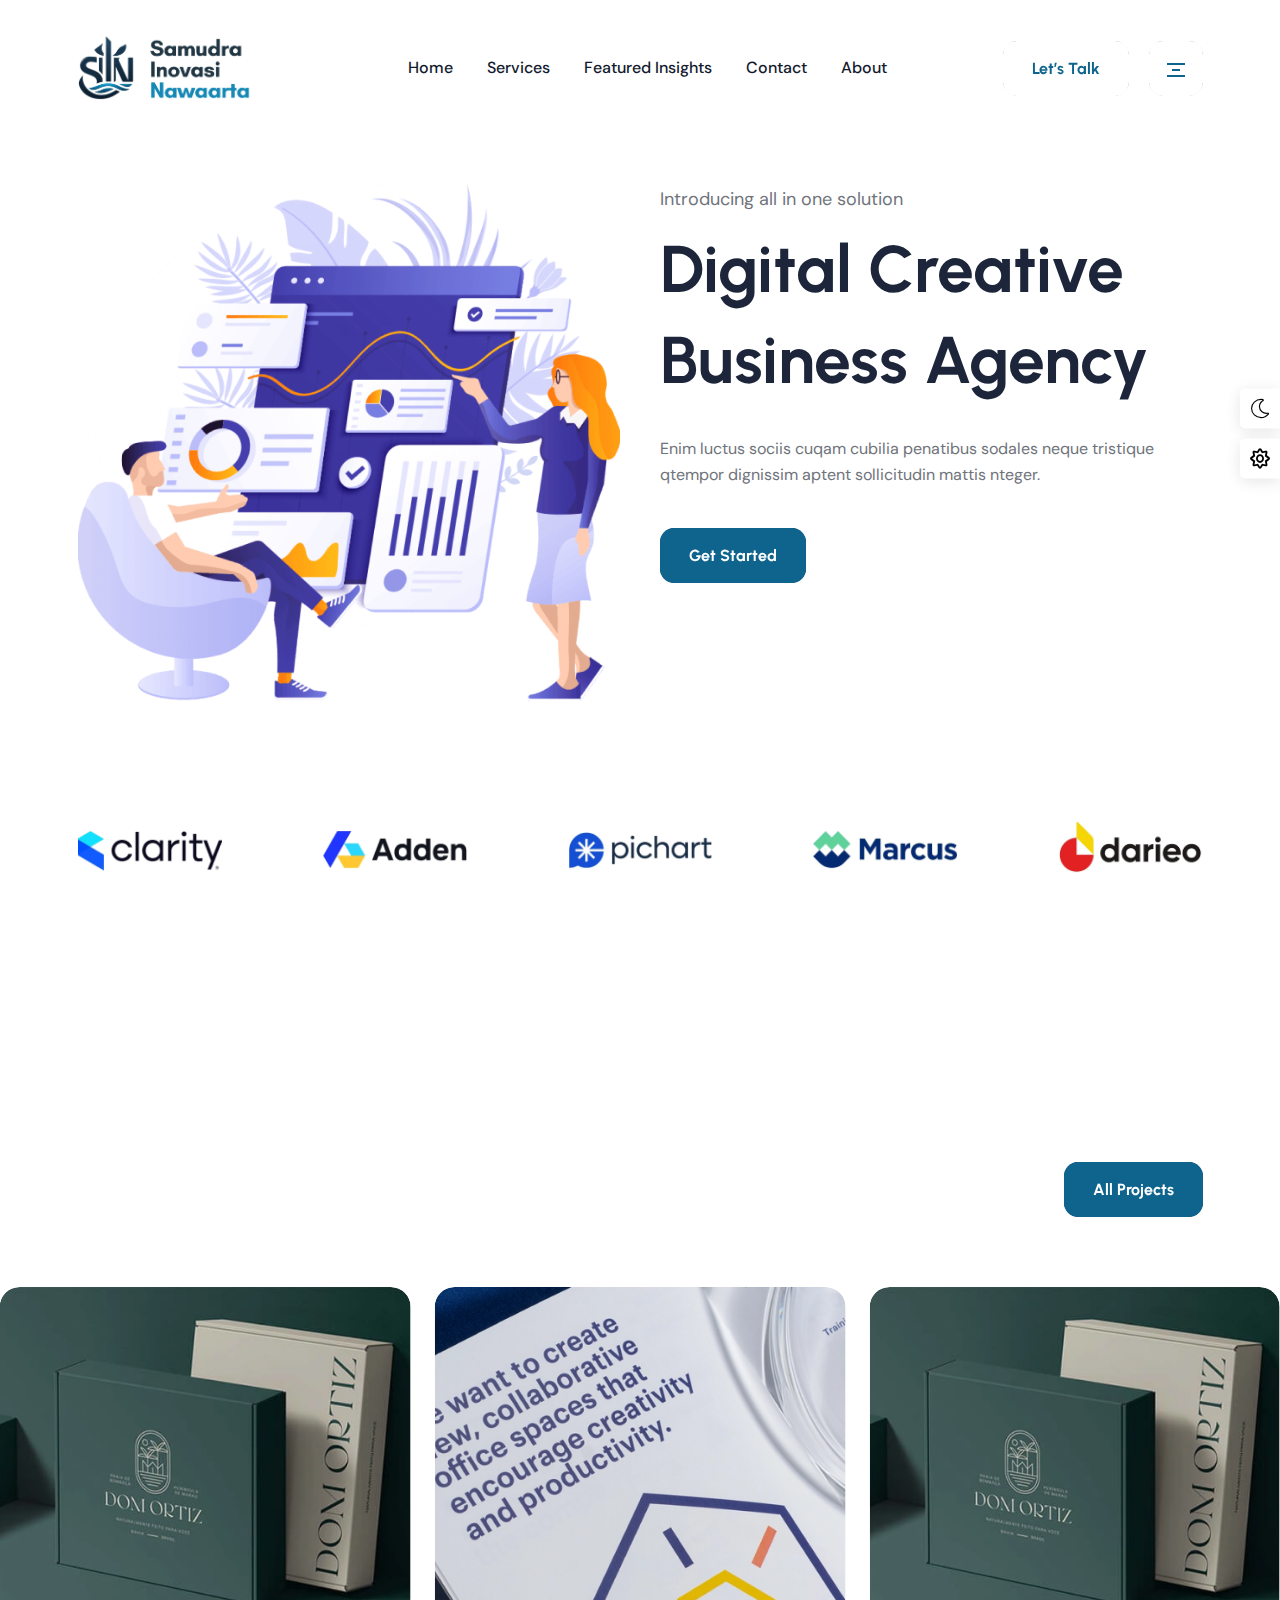
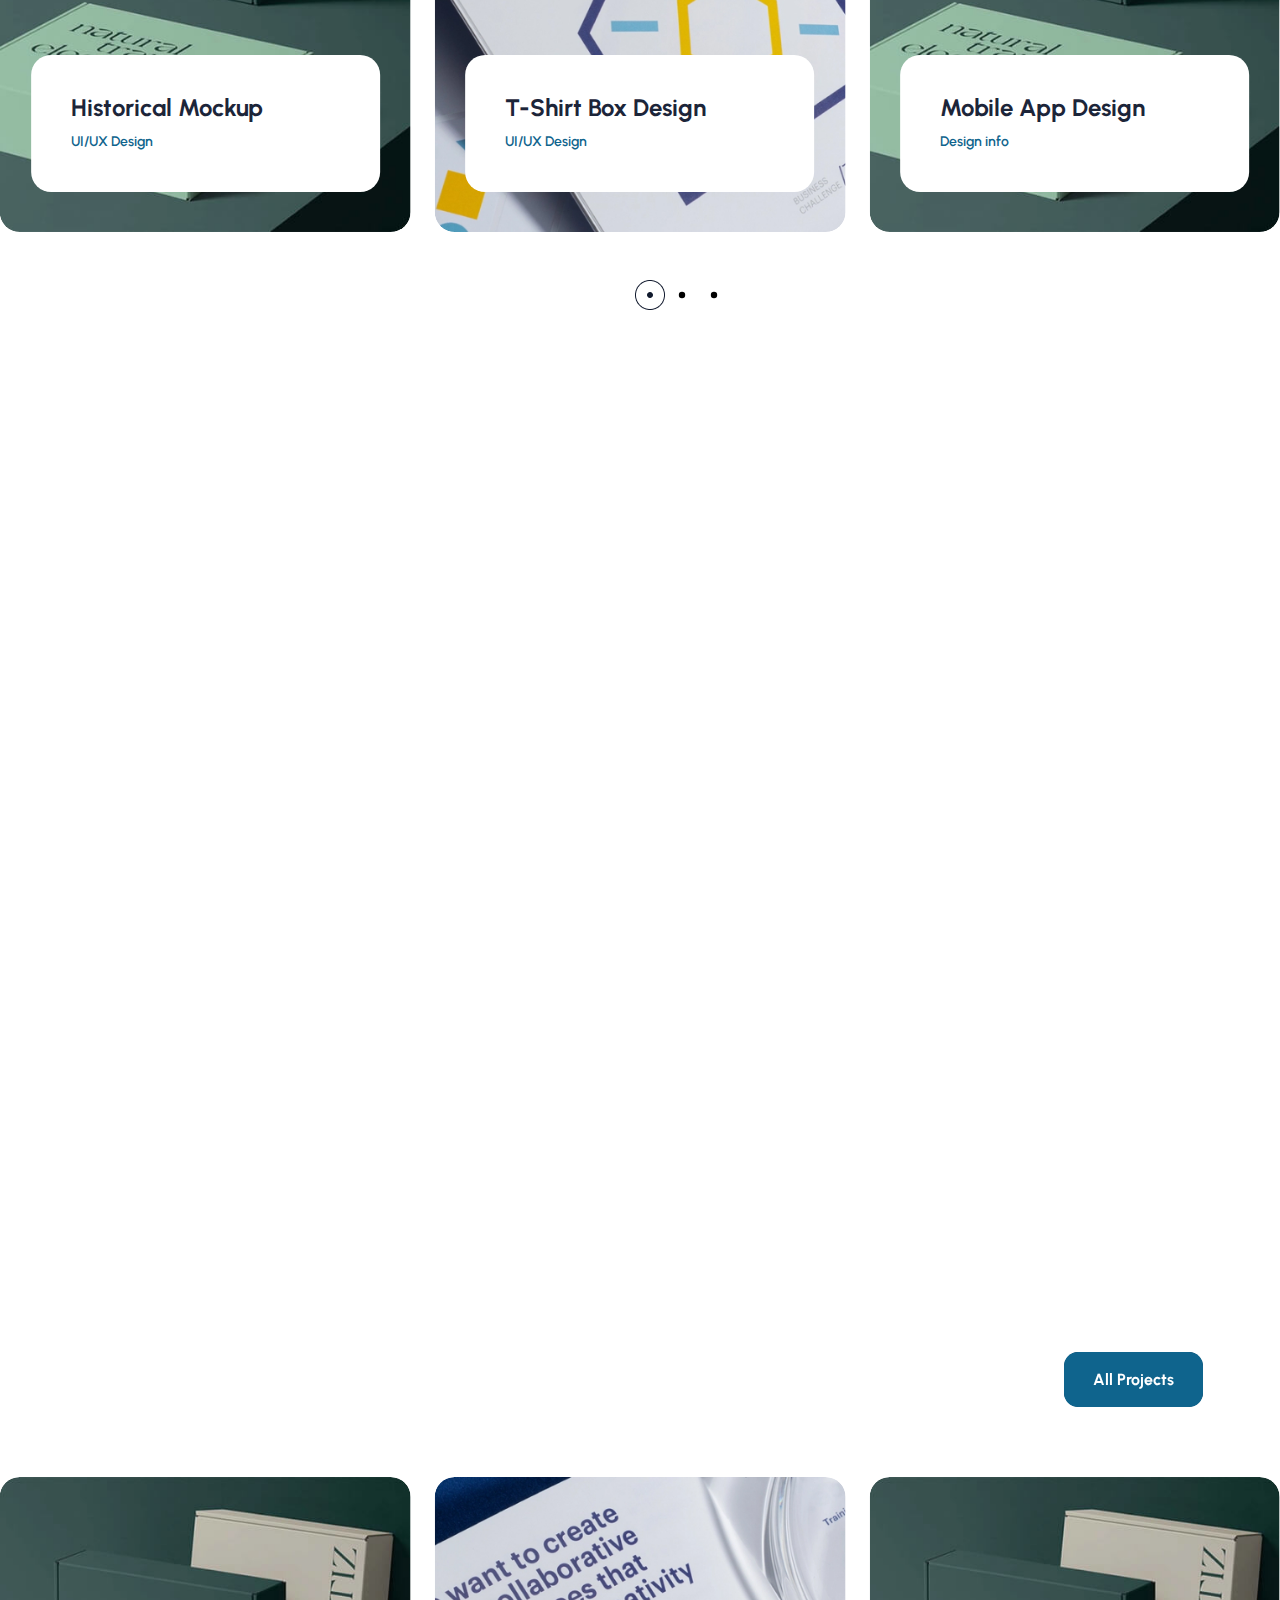
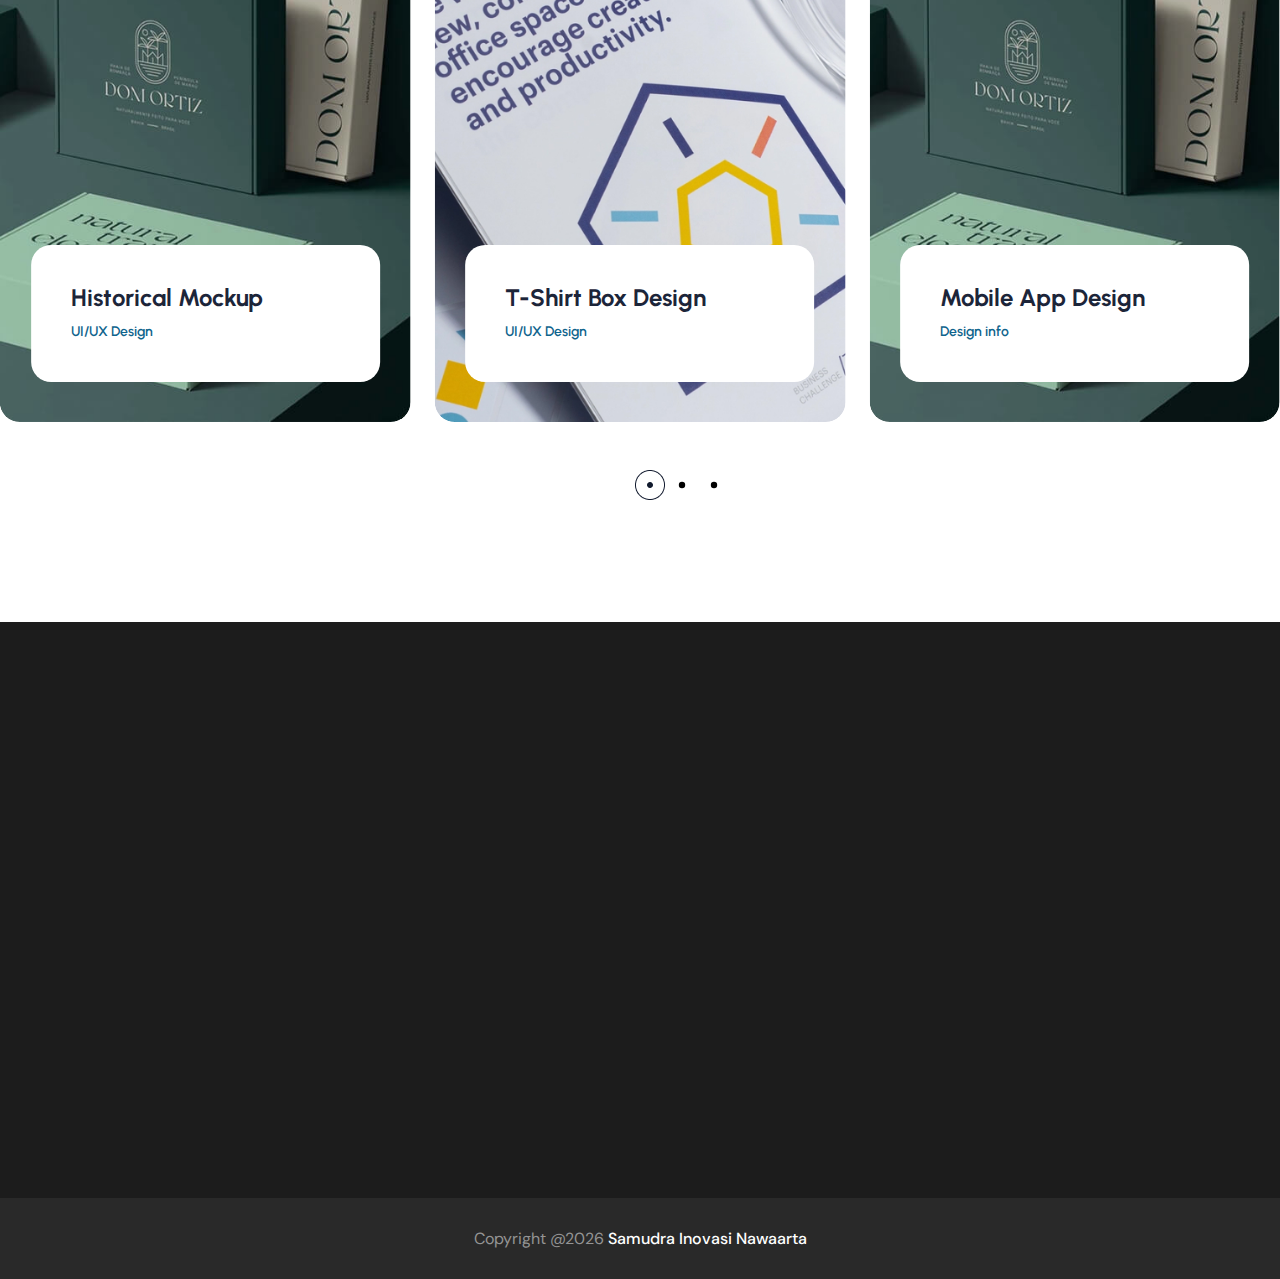
<file: index.html>
<!DOCTYPE html>
<html lang="en">

<head>
    <meta charset="UTF-8">
    <meta http-equiv="X-UA-Compatible" content="IE=edge">
    <meta name="viewport" content="width=device-width, initial-scale=1.0">
    <title>Samudra Inovasi Nawaarta</title>
    <link rel="shortcut icon" type="image/x-icon" href="assets/images/fav.png">
    <link rel="stylesheet" href="assets/css/plugins/swiper.min.css">
    <link rel="stylesheet" href="assets/css/plugins/fontawesome-5.css">
    <link rel="stylesheet" href="assets/css/plugins/unicons.css">
    <link rel="stylesheet" href="assets/css/plugins/fancybox.min.css">
    <link rel="stylesheet" href="assets/css/plugins/metismenu.css">
    <link rel="stylesheet" href="assets/css/vendor/bootstrap.min.css">
    <link rel="stylesheet" href="assets/css/plugins/hover-revel.css">
    <link rel="stylesheet" href="assets/css/plugins/animate.min.css">
    <link rel="stylesheet" href="assets/css/style.css">
</head>

<body class="index-two">
    <!-- header one -->
    <header class="header-one header--sticky">
        <div class="container">
            <div class="row align-items-center">
                <div class="col-lg-2 col-md-3 col-4">
                    <!-- logo area start -->
                    <a href="index.html" class="thumbnail">
                        <img class="active-light" src="assets/images/logo/logopt.png">
                        <img class="active-dark" src="assets/images/logo/logoptdark.png">
                    </a>
                    <!-- logo area end -->
                </div>
                <div class="col-lg-7 d-none d-xl-block">
                    <div class="main-header">
                        <nav class="main-nav">
                            <ul class="mainmenu">
                                <li><a href="index.html">Home</a></li>
                                <li><a href="service.html">Services</a></li>
                                <li><a href="portfolio-style-2.html">Featured Insights</a></li>
                                <li><a href="contactus.html">Contact</a></li>
                                <li><a href="about.html">About</a></li>
                            </ul>
                        </nav>
                    </div>
                </div>
                <div class="col-xl-3 col-lg-10 col-md-9 col-8">
                    <div class="header-right">
                        <a href="https://wa.me/08987987989" class="rts-btn btn-secondary call-btn">Let’s Talk
                            <!-- <svg xmlns="http://www.w3.org/2000/svg" width="16" height="16" viewBox="0 0 16 16"
                                fill="none">
                                
                                <path
                                    d="M5.96875 7C5.96875 6.46875 5.5 6 4.96875 6H4.5C3.375 6 2.5 6.90625 2.5 8.03125V9.5C2.5 10.625 3.375 11.5 4.5 11.5H5C5.53125 11.5 6 11.0625 6 10.5L5.96875 7ZM8 0C3.5 0 0.125 3.75 0 8V9.25C0 9.6875 0.3125 10 0.71875 10C1.09375 10 1.5 9.6875 1.5 9.25V8C1.5 4.4375 4.40625 1.53125 8 1.53125C11.5625 1.53125 14.5 4.4375 14.5 8V12.5C14.5 13.2188 13.9375 13.75 13.25 13.75H9.78125C9.53125 13.3125 9.03125 13 8.5 13H7.53125C6.8125 13 6.15625 13.5 6 14.2188C5.84375 15.1875 6.5625 16 7.46875 16H8.5C9.03125 16 9.53125 15.7188 9.78125 15.25H13.25C14.75 15.25 16 14.0312 16 12.5V8C15.8438 3.75 12.4688 0 8 0ZM11.5 11.5C12.5938 11.5 13.5 10.625 13.5 9.5V8.03125C13.5 6.90625 12.5938 6 11.5 6H11C10.4375 6 10 6.46875 10 7.03125V10.5C10 11.0625 10.4375 11.5 11 11.5H11.5Z"
                                    fill="#0F648D" />
                            </svg> -->
                        </a>
                        <a id="menu-btn" href="#" class="rts-btn btn-secondary menu-btn"
                            onclick="event.preventDefault();">
                            <svg xmlns="http://www.w3.org/2000/svg" width="18" height="14" viewBox="0 0 18 14"
                                fill="none">
                                <rect y="12" width="18" height="2" fill="#0F648D" />
                                <rect x="5" y="6" width="8" height="2" fill="#0F648D" />
                                <rect width="18" height="2" fill="#0F648D" />
                            </svg>
                        </a>
                    </div>
                </div>
            </div>
        </div>
    </header>
    <!-- header one End -->
     
    <!-- header one End -->
    <div id="side-bar" class="side-bar">
        <button class="close-icon-menu"><i class="far fa-times"></i></button>
        <!-- inner menu area desktop start -->
        <div class="rts-sidebar-menu-desktop">
            <a class="logo-1" href="index.html"><img class="logo" src="assets/images/logo/logopt.png"></a>
            <a class="logo-2" href="index.html"><img class="normal logo" src="assets/images/logo/logoptdark.png"></a>
            <div class="body d-none d-xl-block">
                <p class="disc">
                    <b>Sinergity</b> in Empowerment
                    <b>Innovation</b> for Transform Value
                    <b>Novelty</b> in Organization Culture
                </p>
                <div class="social-wrapper-two">
                    <ul class="social-area">
                        <li data-sal-delay="150" data-sal="slide-up" data-sal-duration="800" class="sal-animate"><a
                                href="#"><i class="fab fa-facebook-f"></i></a></li>
                        <li data-sal-delay="250" data-sal="slide-up" data-sal-duration="800" class="sal-animate"><a
                                href="#"><i class="fab fa-twitter"></i></a></li>
                        <li data-sal-delay="350" data-sal="slide-up" data-sal-duration="800" class="sal-animate"><a
                                href="#"><i class="fab fa-linkedin-in"></i></a></li>
                        <li data-sal-delay="450" data-sal="slide-up" data-sal-duration="800" class="sal-animate"><a
                                href="#"><i class="fab fa-skype"></i></a></li>
                    </ul>
                </div>
                <div class="get-in-touch mt--50">
                    <!-- title -->
                    <div class="h6 title">Get In Touch</div>
                    <!-- title End -->
                    <div class="wrapper">
                        <!-- single -->
                        <div class="single">
                            <i class="fas fa-phone-alt"></i>
                            <a href="#">0898-7987-989</a>
                        </div>
                        <!-- single ENd -->
                        <!-- single -->
                        <div class="single">
                            <i class="fas fa-envelope"></i>
                            <a href="#">samudrainovasinawaarta@gmail.com</a>
                        </div>
                        <!-- single ENd -->
                        <!-- single -->
                        <div class="single">
                            <i class="fas fa-globe"></i>
                            <a href="#">www.samudrainovasinawaarta.com</a>
                        </div>
                        <!-- single ENd -->
                        <!-- single -->
                        <div class="single">
                            <i class="fas fa-map-marker-alt"></i>
                            <a href="#">Perum Taman Janti Blok C No.2</a>
                        </div>
                        <!-- single ENd -->
                    </div>
                </div>
            </div>
            <div class="body-mobile d-block d-xl-none">
                <nav class="nav-main mainmenu-nav mt--30">
                    <ul class="mainmenu" id="mobile-menu-active">
                        <li><a href="index.html">Home</a></li>
                        <li><a href="service.html">Services</a></li>
                        <li><a href="portfolio-style-2.html">Featured Insights</a></li>
                        <li><a href="contactus.html">Contact</a></li>
                        <li><a href="about.html">About</a></li>
                    </ul>
                </nav>
                <div class="social-wrapper-two mt--50">
                    <ul class="social-area">
                        <li data-sal-delay="150" data-sal="slide-up" data-sal-duration="800" class="sal-animate"><a
                                href="#"><i class="fab fa-facebook-f"></i></a></li>
                        <li data-sal-delay="250" data-sal="slide-up" data-sal-duration="800" class="sal-animate"><a
                                href="#"><i class="fab fa-twitter"></i></a></li>
                        <li data-sal-delay="350" data-sal="slide-up" data-sal-duration="800" class="sal-animate"><a
                                href="#"><i class="fab fa-linkedin-in"></i></a></li>
                        <li data-sal-delay="450" data-sal="slide-up" data-sal-duration="800" class="sal-animate"><a
                                href="#"><i class="fab fa-skype"></i></a></li>
                    </ul>
                </div>
                <!-- <a href="#" class="rts-btn btn-primary ml--20 ml_sm--5 header-one-btn quote-btnmenu">Get Quote</a> -->
            </div>
        </div>
        <!-- inner menu area desktop End -->
    </div>

    <div id="anywhere-home"></div>

    <!-- rts banenr area start -->
    <div class="banner-area banner-two-parent rts-section-gap">
        <div class="container">
            <div class="row">
                <div class="col-12">
                    <div class="">
                        <div class="banner-morp morp-ani"></div>
                        <div class="row g-6">
                            <div class="col-lg-6">
                                <div class="thumbnail-banner">
                                    <img src="assets/images/banner/01.png" alt="Banner_two-image">
                                </div>
                            </div>
                            <div class="col-lg-6">
                                <div class="banner-content-area">
                                    <div class="sub-title" data-sal-delay="150" data-sal="slide-up" data-sal-duration="800">
                                        <p><span>Introducing</span> all in one solution</p>
                                    </div>
                                    <div class="title-area text-start">
                                        <h1 class="title" data-sal-delay="250" data-sal="slide-up" data-sal-duration="800">
                                            Digital Creative
                                            Business Agency
                                        </h1>
                                    </div>
                                    <p class="disc" data-sal-delay="350" data-sal="slide-up" data-sal-duration="800">
                                        Enim luctus sociis cuqam cubilia penatibus sodales neque tristique
                                        qtempor dignissim aptent sollicitudin mattis nteger.
                                    </p>
                                    <div class="button-area" data-sal-delay="450" data-sal="slide-up"
                                        data-sal-duration="800">
                                        <a href="#" class="rts-btn btn-primary">Get Started</a>
                                    </div>
                                </div>
                            </div>
                        </div>
                    </div>
                </div>
            </div>
        </div>
    </div>
    <!-- rts banner section End -->

    <!-- our brand area start -->
    <div class="rts-brand-area rts-section-gapBottom">
        <div class="container">
            <div class="row">
                <div class="col-12">
                    <div class="brand-one-wrapper">
                        <!-- Swiper -->
                        <div class="swiper brand-1">
                            <div class="swiper-wrapper">
                                <div class="swiper-slide">
                                    <a href="#"><img src="assets/images/brand/01.png" alt="Brand_area_images"></a>
                                </div>
                                <div class="swiper-slide">
                                    <a href="#"><img src="assets/images/brand/02.png" alt="Brand_area_images"></a>
                                </div>
                                <div class="swiper-slide">
                                    <a href="#"><img src="assets/images/brand/03.png" alt="Brand_area_images"></a>
                                </div>
                                <div class="swiper-slide">
                                    <a href="#"><img src="assets/images/brand/04.png" alt="Brand_area_images"></a>
                                </div>
                                <div class="swiper-slide">
                                    <a href="#"><img class="mt-dec-brand" src="assets/images/brand/05.png"
                                            alt="Brand_area_images"></a>
                                </div>
                                <div class="swiper-slide">
                                    <a href="#"><img src="assets/images/brand/01.png" alt="Brand_area_images"></a>
                                </div>
                                <div class="swiper-slide">
                                    <a href="#"><img src="assets/images/brand/02.png" alt="Brand_area_images"></a>
                                </div>
                                <div class="swiper-slide">
                                    <a href="#"><img src="assets/images/brand/03.png" alt="Brand_area_images"></a>
                                </div>
                                <div class="swiper-slide">
                                    <a href="#"><img src="assets/images/brand/04.png" alt="Brand_area_images"></a>
                                </div>
                                <div class="swiper-slide">
                                    <a href="#"><img class="mt-dec-brand" src="assets/images/brand/05.png"
                                            alt="Brand_area_images"></a>
                                </div>
                            </div>
                        </div>
                        <!-- swiper end -->
                    </div>
                </div>
            </div>
        </div>
    </div>
    <!-- our brand area End -->

    <!-- rts project area start -->
    <div class="rts-project-area-h2 rts-section-gapTop pb--100">
        <div class="container mb--30">
            <div class="row">
                <div class="col-12">
                    <div class="title-area-btn-wrapper">
                        <div class="title-area text-start">
                            <span data-sal-delay="150" data-sal="slide-up" data-sal-duration="800">Best Product for
                                you</span>
                            <h2 class="title" data-sal-delay="250" data-sal="slide-up" data-sal-duration="800">Our
                                Latest Case Studies</h2>
                        </div>
                        <a class="rts-btn btn-primary" href="#"> All Projects</a>
                    </div>
                </div>
            </div>
        </div>
        <div class="container-fluid custom">
            <div class="row g-24">
    
                <!-- swiper slider style one -->
                <div class="swiper project-h2-slider">
                    <div class="swiper-wrapper">
                        <div class="swiper-slide">
                            <!-- single produsct -->
                            <div class="single-product-wrapper-h2">
                                <a class="thumbnail" href="project-details.html"><img src="assets/images/product/05.jpg"
                                        alt="single_product"></a>
                                <div class="inner">
                                    <a href="project-details.html">
                                        <h5 class="title">
                                            T-Shirt Box Design
                                        </h5>
                                    </a>
                                    <span class="desig">
                                        UI/UX Design
                                    </span>
                                </div>
                            </div>
                            <!-- single produsct End -->
                        </div>
                        <div class="swiper-slide">
                            <!-- single produsct -->
                            <div class="single-product-wrapper-h2">
                                <a class="thumbnail" href="project-details.html"><img src="assets/images/product/06.jpg"
                                        alt="single_product"></a>
                                <div class="inner">
                                    <a href="project-details.html">
                                        <h5 class="title">
                                            Mobile App Design
                                        </h5>
                                    </a>
                                    <span class="desig">
                                        Design info
                                    </span>
                                </div>
                            </div>
                            <!-- single produsct End -->
                        </div>
                        <div class="swiper-slide">
                            <!-- single produsct -->
                            <div class="single-product-wrapper-h2">
                                <a class="thumbnail" href="project-details.html"><img src="assets/images/product/07.jpg"
                                        alt="single_product"></a>
                                <div class="inner">
                                    <a href="project-details.html">
                                        <h5 class="title">
                                            Historical Mockup
                                        </h5>
                                    </a>
                                    <span class="desig">
                                        UI/UX Design
                                    </span>
                                </div>
                            </div>
                            <!-- single produsct End -->
                        </div>
                        <div class="swiper-slide">
                            <!-- single produsct -->
                            <div class="single-product-wrapper-h2">
                                <a class="thumbnail" href="project-details.html"><img src="assets/images/product/08.jpg"
                                        alt="single_product"></a>
                                <div class="inner">
                                    <a href="project-details.html">
                                        <h5 class="title">
                                            Vedio Editor
                                        </h5>
                                    </a>
                                    <span class="desig">
                                        UI/UX Design
                                    </span>
                                </div>
                            </div>
                            <!-- single produsct End -->
                        </div>
                        <div class="swiper-slide">
                            <!-- single produsct -->
                            <div class="single-product-wrapper-h2">
                                <a class="thumbnail" href="project-details.html"><img src="assets/images/product/05.jpg"
                                        alt="single_product"></a>
                                <div class="inner">
                                    <a href="project-details.html">
                                        <h5 class="title">
                                            Mobile App Design
                                        </h5>
                                    </a>
                                    <span class="desig">
                                        UI/UX Design
                                    </span>
                                </div>
                            </div>
                            <!-- single produsct End -->
                        </div>
                        <div class="swiper-slide">
                            <!-- single produsct -->
                            <div class="single-product-wrapper-h2">
                                <a class="thumbnail" href="project-details.html"><img src="assets/images/product/06.jpg"
                                        alt="single_product"></a>
                                <div class="inner">
                                    <a href="project-details.html">
                                        <h5 class="title">
                                            Historical Mockup
                                        </h5>
                                    </a>
                                    <span class="desig">
                                        UI/UX Design
                                    </span>
                                </div>
                            </div>
                            <!-- single produsct End -->
                        </div>
                    </div>
                    <div class="swiper-pagination"></div>
                </div>
                <!-- swiper slider style one end -->
            </div>
        </div>
    </div>
    <!-- rts project area end -->

    <!-- about us area start -->
    <div class="rts-about-us-area rts-section-gap">
        <div class="container">
            <div class="row align-items-center">
                <div class="col-lg-7">
                    <div class="thumbnail" data-sal-delay="150" data-sal="slide-up" data-sal-duration="800">
                        <img src="assets/images/about-us/01.jpg" alt="creative_about">
                    </div>
                </div>
                <div class="col-lg-5">
                    <div class="about-right-one-area">
                        <div class="title-area">
                            <span data-sal-delay="150" data-sal="slide-up" data-sal-duration="800">More About
                                Company</span>
                            <h3 class="title" data-sal-delay="200" data-sal="slide-up" data-sal-duration="800">
                                Marketing Your Business
                                More Unique
                            </h3>
                        </div>
                        <p class="disc" data-sal-delay="250" data-sal="slide-up" data-sal-duration="800">
                            Lorem ipsum dolor sit amet consectetur adipiscing italeo tellus, luctus nec mattis pulvinar
                            dapibus leo. dolor sit amet, consectetur adipiscing elit. dkalk elit tellus, luctus nec
                            mattis.
                        </p>
                        <p class="disc" data-sal-delay="300" data-sal="slide-up" data-sal-duration="800">
                            Natoque turpis metus mollis dignissim sociosqu curabitur suspendisse eu habitasse, arcu
                            hendrerit vitae leo laoreet nulla
                        </p>
                        <div class="button-area" data-sal-delay="300" data-sal="slide-up" data-sal-duration="800">
                            <a href="#" class="rts-btn btn-primary">More About Us</a>
                        </div>
                    </div>
                </div>
            </div>
        </div>
    </div>
    <!-- about us area end -->

    <!-- rts project area start -->
    <div class="rts-project-area-h2 rts-section-gapTop pb--100">
        <div class="container mb--30">
            <div class="row">
                <div class="col-12">
                    <div class="title-area-btn-wrapper">
                        <div class="title-area text-start">
                            <span data-sal-delay="150" data-sal="slide-up" data-sal-duration="800">Best Product for
                                you</span>
                            <h2 class="title" data-sal-delay="250" data-sal="slide-up" data-sal-duration="800">Our
                                Latest Case Studies</h2>
                        </div>
                        <a class="rts-btn btn-primary" href="#"> All Projects</a>
                    </div>
                </div>
            </div>
        </div>
        <div class="container-fluid custom">
            <div class="row g-24">
                <!-- swiper slider style one -->
                <div class="swiper project-h2-slider">
                    <div class="swiper-wrapper">
                        <div class="swiper-slide">
                            <!-- single produsct -->
                            <div class="single-product-wrapper-h2">
                                <a class="thumbnail" href="project-details.html"><img src="assets/images/product/05.jpg"
                                        alt="single_product"></a>
                                <div class="inner">
                                    <a href="project-details.html">
                                        <h5 class="title">
                                            T-Shirt Box Design
                                        </h5>
                                    </a>
                                    <span class="desig">
                                        UI/UX Design
                                    </span>
                                </div>
                            </div>
                            <!-- single produsct End -->
                        </div>
                        <div class="swiper-slide">
                            <!-- single produsct -->
                            <div class="single-product-wrapper-h2">
                                <a class="thumbnail" href="project-details.html"><img src="assets/images/product/06.jpg"
                                        alt="single_product"></a>
                                <div class="inner">
                                    <a href="project-details.html">
                                        <h5 class="title">
                                            Mobile App Design
                                        </h5>
                                    </a>
                                    <span class="desig">
                                        Design info
                                    </span>
                                </div>
                            </div>
                            <!-- single produsct End -->
                        </div>
                        <div class="swiper-slide">
                            <!-- single produsct -->
                            <div class="single-product-wrapper-h2">
                                <a class="thumbnail" href="project-details.html"><img src="assets/images/product/07.jpg"
                                        alt="single_product"></a>
                                <div class="inner">
                                    <a href="project-details.html">
                                        <h5 class="title">
                                            Historical Mockup
                                        </h5>
                                    </a>
                                    <span class="desig">
                                        UI/UX Design
                                    </span>
                                </div>
                            </div>
                            <!-- single produsct End -->
                        </div>
                        <div class="swiper-slide">
                            <!-- single produsct -->
                            <div class="single-product-wrapper-h2">
                                <a class="thumbnail" href="project-details.html"><img src="assets/images/product/08.jpg"
                                        alt="single_product"></a>
                                <div class="inner">
                                    <a href="project-details.html">
                                        <h5 class="title">
                                            Vedio Editor
                                        </h5>
                                    </a>
                                    <span class="desig">
                                        UI/UX Design
                                    </span>
                                </div>
                            </div>
                            <!-- single produsct End -->
                        </div>
                        <div class="swiper-slide">
                            <!-- single produsct -->
                            <div class="single-product-wrapper-h2">
                                <a class="thumbnail" href="project-details.html"><img src="assets/images/product/05.jpg"
                                        alt="single_product"></a>
                                <div class="inner">
                                    <a href="project-details.html">
                                        <h5 class="title">
                                            Mobile App Design
                                        </h5>
                                    </a>
                                    <span class="desig">
                                        UI/UX Design
                                    </span>
                                </div>
                            </div>
                            <!-- single produsct End -->
                        </div>
                        <div class="swiper-slide">
                            <!-- single produsct -->
                            <div class="single-product-wrapper-h2">
                                <a class="thumbnail" href="project-details.html"><img src="assets/images/product/06.jpg"
                                        alt="single_product"></a>
                                <div class="inner">
                                    <a href="project-details.html">
                                        <h5 class="title">
                                            Historical Mockup
                                        </h5>
                                    </a>
                                    <span class="desig">
                                        UI/UX Design
                                    </span>
                                </div>
                            </div>
                            <!-- single produsct End -->
                        </div>
                    </div>
                    <div class="swiper-pagination"></div>
                </div>
                <!-- swiper slider style one end -->
            </div>
        </div>
    </div>
    <!-- rts project area end -->


    <!-- start Footer area -->
    <!-- footer area start -->
    <div class="rts-footer-area-one rts-section-gap footer-one-bg">
        <div class="container">
            <div class="row">
                <div class="bg-footer-one-shape">
                    <div class="wrapper">
                        <img class="footer_shape small" src="assets/images/footer/01.png" alt="Footer_bg"
                            data-sal-delay="150" data-sal="zoom-in" data-sal-duration="800">
                        <img class="footer_shape large" src="assets/images/footer/02.png" alt="Footer_bg"
                            data-sal-delay="150" data-sal="zoom-in" data-sal-duration="800">
                    </div>
                </div>
                <div class="col-lg-4">
                    <div class="footer-one-left">
                        <a class="logo" href="#">
                            <img src="assets/images/logo/logoptdark.png" alt="Logo_image" data-sal-delay="150"
                                data-sal="slide-up" data-sal-duration="800">
                        </a>
                        <p class="disc" data-sal-delay="250" data-sal="slide-up" data-sal-duration="800">
                            <b>Sinergity</b> in Empowerment, <b>Innovation</b> for Transform Value, <b>Novelty</b> in
                            Organization Culture
                        </p>
                        <ul class="social-area">
                            <li data-sal-delay="150" data-sal="slide-up" data-sal-duration="800"><a href="#"><i
                                        class="fab fa-facebook-f"></i></a></li>
                            <li data-sal-delay="250" data-sal="slide-up" data-sal-duration="800"><a href="#"><i
                                        class="fab fa-twitter"></i></a></li>
                            <li data-sal-delay="350" data-sal="slide-up" data-sal-duration="800"><a href="#"><i
                                        class="fab fa-linkedin-in"></i></a></li>
                            <li data-sal-delay="450" data-sal="slide-up" data-sal-duration="800"><a href="#"><i
                                        class="fab fa-skype"></i></a></li>
                        </ul>
                    </div>
                </div>
                <div class="col-lg-8">
                    <div class="footer-right-one">
                        <div class="single-wized-footer">
                            <h5 class="title-heading" data-sal-delay="150" data-sal="slide-up" data-sal-duration="800">
                                Services
                            </h5>
                            <ul class="list">
                                <li data-sal-delay="150" data-sal="slide-up" data-sal-duration="800"><a
                                        href="service-details.html">Branding Design</a></li>
                                <li data-sal-delay="250" data-sal="slide-up" data-sal-duration="800"><a
                                        href="service-details.html">Website Development</a></li>
                                <li data-sal-delay="350" data-sal="slide-up" data-sal-duration="800"><a
                                        href="service-details.html">App Design</a></li>
                                <li data-sal-delay="450" data-sal="slide-up" data-sal-duration="800"><a
                                        href="service-details.html">Digital Marketing</a></li>
                                <li data-sal-delay="550" data-sal="slide-up" data-sal-duration="800"><a
                                        href="service-details.html">Product Development</a></li>
                            </ul>
                        </div>
                        <div class="single-wized-footer">
                            <h5 class="title-heading" data-sal-delay="150" data-sal="slide-up" data-sal-duration="800">
                                Resourses
                            </h5>
                            <ul class="list">
                                <li data-sal-delay="150" data-sal="slide-up" data-sal-duration="800"><a
                                        href="blog-list.html">Blog</a></li>
                                <li data-sal-delay="250" data-sal="slide-up" data-sal-duration="800"><a
                                        href="portfolio.html">Case Study</a></li>
                                <li data-sal-delay="350" data-sal="slide-up" data-sal-duration="800"><a
                                        href="portfolio.html">Portfolio</a></li>
                                <li data-sal-delay="450" data-sal="slide-up" data-sal-duration="800"><a
                                        href="team.html">Team pages</a></li>
                            </ul>
                        </div>
                        <div class="single-wized-footer">
                            <h5 class="title-heading" data-sal-delay="150" data-sal="slide-up" data-sal-duration="800">
                                Support
                            </h5>
                            <ul class="list">
                                <li data-sal-delay="150" data-sal="slide-up" data-sal-duration="800"><a
                                        href="contactus.html">Contact</a></li>
                                <li data-sal-delay="250" data-sal="slide-up" data-sal-duration="800"><a href="#">Privacy
                                        Policy</a></li>
                                <li data-sal-delay="350" data-sal="slide-up" data-sal-duration="800"><a href="#">Terms
                                        of
                                        Use</a></li>
                            </ul>
                        </div>
                    </div>
                </div>
            </div>
        </div>
    </div>
    <!-- footer area end -->

    <!-- rts-copyright-area -->
    <div class="rts-copyright-area ptb--30 ptb_sm--15">
        <div class="container">
            <div class="row">
                <div class="col-12">
                    <div class="copyu-right-wrapper">
                        <div class="left single"></div>
                        <div class="left single">
                            <p>Copyright @<span id="currentYear"></span> <a href="#">Samudra Inovasi Nawaarta</a></p>
                        </div>
                        <div class="left single"></div>
                    </div>
                </div>
            </div>
        </div>
    </div>
    <!-- rts-copyright-area ENd -->
    <!-- ENd Footer Area -->

    <div class="modal-sidebar-scroll rts-dark-light">
        <ul>
            <li><span>Dark</span><i class="rts-go-dark fal fa-moon"></i></li>
            <li><span>Light</span><i class="rts-go-light far fa-sun"></i></li>
        </ul>
    </div>


    <div class="loader-wrapper">
        <div class="loader">
        </div>
        <div class="loader-section section-left"></div>
        <div class="loader-section section-right"></div>
    </div>


    <div class="progress-wrap">
        <svg class="progress-circle svg-content" width="100%" height="100%" viewBox="-1 -1 102 102">
            <path d="M50,1 a49,49 0 0,1 0,98 a49,49 0 0,1 0,-98"
                style="transition: stroke-dashoffset 10ms linear 0s; stroke-dasharray: 307.919, 307.919; stroke-dashoffset: 307.919;">
            </path>
        </svg>
    </div>


    <!-- scripts start form hear -->
    <script>
        document.getElementById("currentYear").textContent = new Date().getFullYear();
    </script>

    <script src="assets/js/vendor/jquery.min.js"></script>
    <script src="assets/js/vendor/jqueryui.js"></script>
    <script src="assets/js/vendor/waypoint.js"></script>
    <script src="assets/js/plugins/swiper.js"></script>
    <script src="assets/js/plugins/counterup.js"></script>
    <script src="assets/js/plugins/sal.min.js"></script>
    <script src="assets/js/plugins/fancybox.js"></script>
    <script src="assets/js/plugins/metismenu.js"></script>
    <script src="assets/js/plugins/marquery.js"></script>
    <script src="assets/js/vendor/bootstrap.min.js"></script>
    <script src="assets/js/vendor/waw.js"></script>


    <script src="assets/js/plugins/hover-revel.js"></script>
    <script src="assets/js/plugins/twinmax.js"></script>


    <script src="assets/js/plugins/contact.form.js"></script>


    <!-- main Js -->
    <script src="assets/js/main.js"></script>
    <!-- scripts end form hear -->
</body>

</html>
</file>
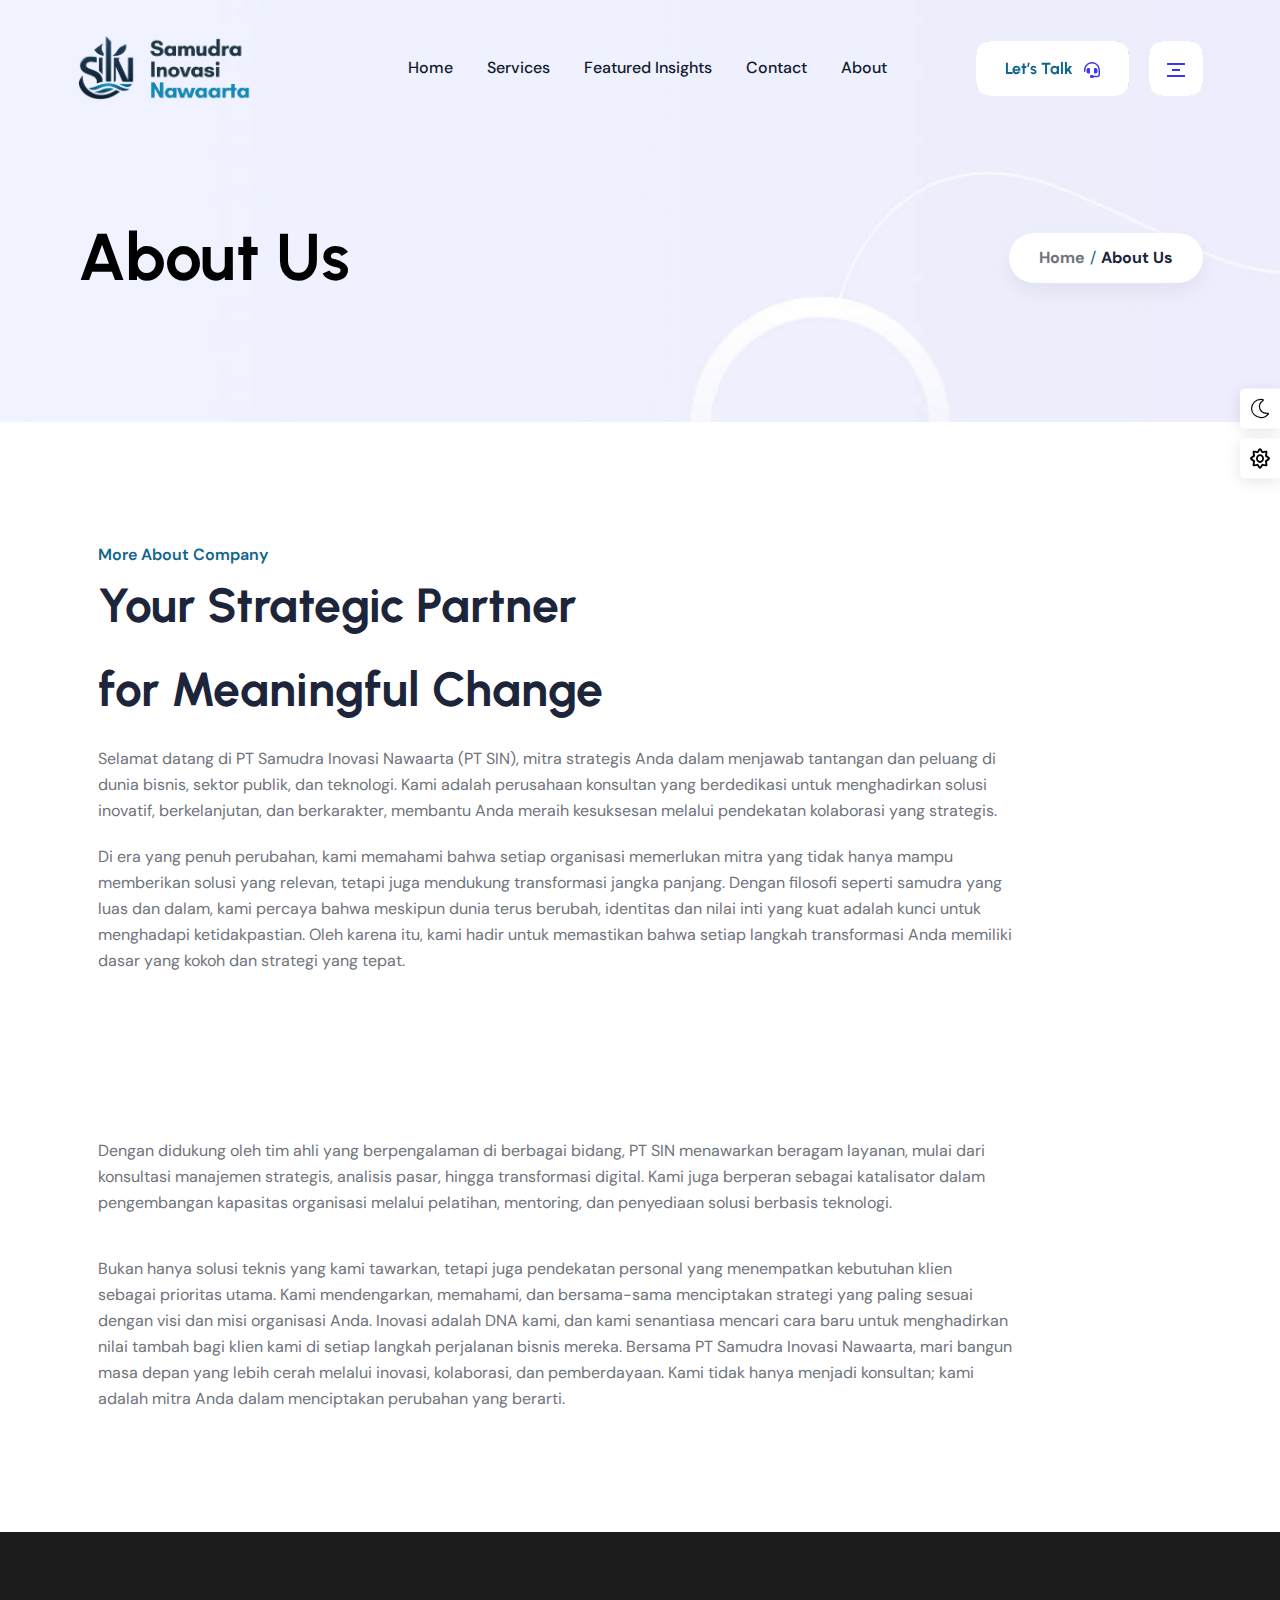
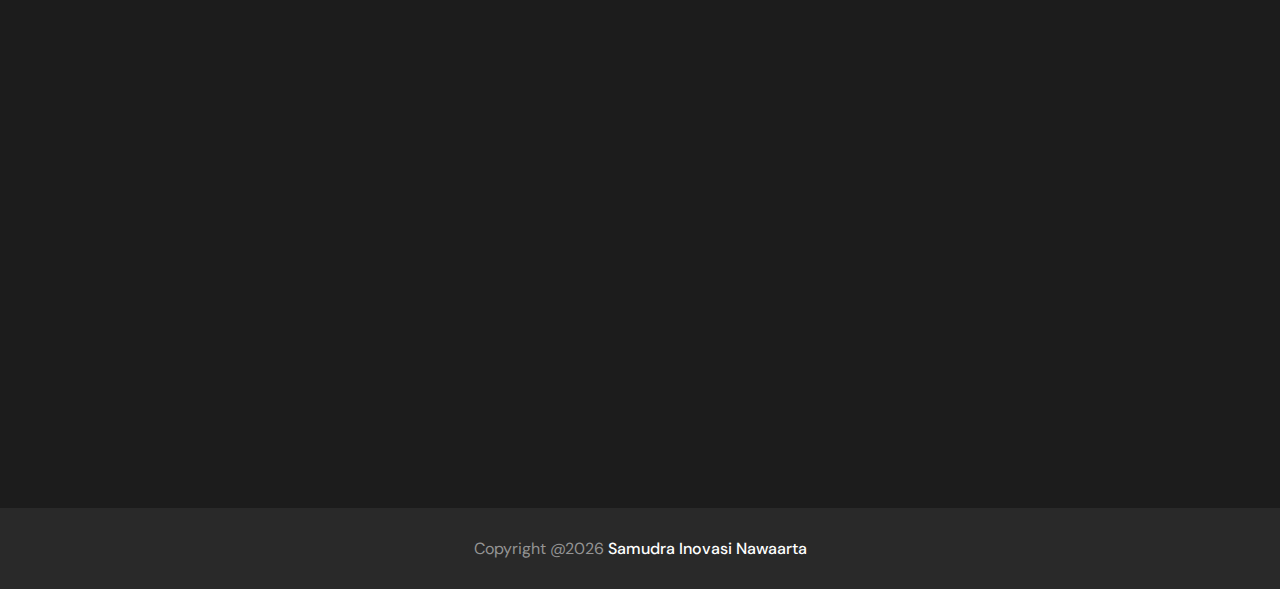
<file: about.html>
<!DOCTYPE html>
<html lang="en">

<head>
    <meta charset="UTF-8">
    <meta http-equiv="X-UA-Compatible" content="IE=edge">
    <meta name="viewport" content="width=device-width, initial-scale=1.0">
    <title>Samudra Inovasi Nawaarta</title>
    <link rel="shortcut icon" type="image/x-icon" href="assets/images/fav.png">
    <link rel="stylesheet" href="assets/css/plugins/swiper.min.css">
    <link rel="stylesheet" href="assets/css/plugins/fontawesome-5.css">
    <link rel="stylesheet" href="assets/css/plugins/unicons.css">
    <link rel="stylesheet" href="assets/css/plugins/fancybox.min.css">
    <link rel="stylesheet" href="assets/css/plugins/metismenu.css">
    <link rel="stylesheet" href="assets/css/vendor/bootstrap.min.css">
    <link rel="stylesheet" href="assets/css/plugins/hover-revel.css">
    <link rel="stylesheet" href="assets/css/plugins/animate.min.css">
    <link rel="stylesheet" href="assets/css/style.css">
</head>

<body>
    <!-- start header area -->
    <!-- header one -->
    <header class="header-one header--sticky">
        <div class="container">
            <div class="row align-items-center">
                <div class="col-lg-2 col-md-3 col-4">
                    <!-- logo area start -->
                    <a href="index.html" class="thumbnail">
                        <img class="active-light" src="assets/images/logo/logopt.png">
                    </a>
                    <!-- logo area end -->
                </div>
                <div class="col-lg-7 d-none d-xl-block">
                    <div class="main-header">
                        <nav class="main-nav">
                            <ul class="mainmenu">
                                <li><a href="index.html">Home</a></li>
                                <li><a href="service.html">Services</a></li>
                                <li><a href="portfolio-style-2.html">Featured Insights</a></li>
                                <li><a href="contactus.html">Contact</a></li>
                                <li><a href="about.html">About</a></li>
                            </ul>
                        </nav>
                    </div>
                </div>
                <div class="col-xl-3 col-lg-10 col-md-9 col-8">
                    <div class="header-right">
                        <a href="https://wa.me/08987987989" class="rts-btn btn-secondary call-btn">Let’s Talk
                            <svg xmlns="http://www.w3.org/2000/svg" width="16" height="16" viewBox="0 0 16 16" fill="none">
                                <path d="M5.96875 7C5.96875 6.46875 5.5 6 4.96875 6H4.5C3.375 6 2.5 6.90625 2.5 8.03125V9.5C2.5 10.625 3.375 11.5 4.5 11.5H5C5.53125 11.5 6 11.0625 6 10.5L5.96875 7ZM8 0C3.5 0 0.125 3.75 0 8V9.25C0 9.6875 0.3125 10 0.71875 10C1.09375 10 1.5 9.6875 1.5 9.25V8C1.5 4.4375 4.40625 1.53125 8 1.53125C11.5625 1.53125 14.5 4.4375 14.5 8V12.5C14.5 13.2188 13.9375 13.75 13.25 13.75H9.78125C9.53125 13.3125 9.03125 13 8.5 13H7.53125C6.8125 13 6.15625 13.5 6 14.2188C5.84375 15.1875 6.5625 16 7.46875 16H8.5C9.03125 16 9.53125 15.7188 9.78125 15.25H13.25C14.75 15.25 16 14.0312 16 12.5V8C15.8438 3.75 12.4688 0 8 0ZM11.5 11.5C12.5938 11.5 13.5 10.625 13.5 9.5V8.03125C13.5 6.90625 12.5938 6 11.5 6H11C10.4375 6 10 6.46875 10 7.03125V10.5C10 11.0625 10.4375 11.5 11 11.5H11.5Z" fill="#3B38EB" />
                            </svg>
                        </a>
                        <a id="menu-btn" href="#" class="rts-btn btn-secondary menu-btn" onclick="event.preventDefault();">
                            <svg xmlns="http://www.w3.org/2000/svg" width="18" height="14" viewBox="0 0 18 14" fill="none">
                                <rect y="12" width="18" height="2" fill="#3B38EB" />
                                <rect x="5" y="6" width="8" height="2" fill="#3B38EB" />
                                <rect width="18" height="2" fill="#3B38EB" />
                            </svg>
                        </a>
                    </div>
                </div>
            </div>
        </div>
    </header>
    <!-- header one End -->
    <!-- ENd Header Area -->
    <div id="side-bar" class="side-bar">
        <button class="close-icon-menu"><i class="far fa-times"></i></button>
        <!-- inner menu area desktop start -->
        <div class="rts-sidebar-menu-desktop">
            <a class="logo-1" href="index.html"><img class="logo" src="assets/images/logo/logopt.png"></a>
            <div class="body d-none d-xl-block">

                <p class="disc">
                    <b>Sinergity</b> in Empowerment
                    <b>Innovation</b> for Transform Value
                    <b>Novelty</b> in Organization Culture
                </p>
                <div class="social-wrapper-two">
                    <ul class="social-area">
                        <li data-sal-delay="150" data-sal="slide-up" data-sal-duration="800" class="sal-animate"><a href="#"><i class="fab fa-facebook-f"></i></a></li>
                        <li data-sal-delay="250" data-sal="slide-up" data-sal-duration="800" class="sal-animate"><a href="#"><i class="fab fa-twitter"></i></a></li>
                        <li data-sal-delay="350" data-sal="slide-up" data-sal-duration="800" class="sal-animate"><a href="#"><i class="fab fa-linkedin-in"></i></a></li>
                        <li data-sal-delay="450" data-sal="slide-up" data-sal-duration="800" class="sal-animate"><a href="#"><i class="fab fa-skype"></i></a></li>
                    </ul>
                </div>
                <div class="get-in-touch mt--50">
                    <!-- title -->
                    <div class="h6 title">Get In Touch</div>
                    <!-- title End -->
                    <div class="wrapper">
                        <!-- single -->
                        <div class="single">
                            <i class="fas fa-phone-alt"></i>
                            <a href="#">+8801234566789</a>
                        </div>
                        <!-- single ENd -->
                        <!-- single -->
                        <div class="single">
                            <i class="fas fa-envelope"></i>
                            <a href="#">example@gmail.com</a>
                        </div>
                        <!-- single ENd -->
                        <!-- single -->
                        <div class="single">
                            <i class="fas fa-globe"></i>
                            <a href="#">www.webexample.com</a>
                        </div>
                        <!-- single ENd -->
                        <!-- single -->
                        <div class="single">
                            <i class="fas fa-map-marker-alt"></i>
                            <a href="#">13/A, New Pro State, NYC</a>
                        </div>
                        <!-- single ENd -->
                    </div>
                </div>
            </div>
            <div class="body-mobile d-block d-xl-none">
                <nav class="nav-main mainmenu-nav mt--30">
                    <ul class="mainmenu" id="mobile-menu-active">
                        <li><a href="index.html">Home</a></li>
                        <li><a href="service.html">Services</a></li>
                        <li><a href="portfolio-style-2.html">Featured Insights</a></li>
                        <li><a href="contactus.html">Contact</a></li>
                        <li><a href="about.html">About</a></li>
                    </ul>
                </nav>
                <div class="social-wrapper-two mt--50">
                    <ul class="social-area">
                        <li data-sal-delay="150" data-sal="slide-up" data-sal-duration="800" class="sal-animate"><a href="#"><i class="fab fa-facebook-f"></i></a></li>
                        <li data-sal-delay="250" data-sal="slide-up" data-sal-duration="800" class="sal-animate"><a href="#"><i class="fab fa-twitter"></i></a></li>
                        <li data-sal-delay="350" data-sal="slide-up" data-sal-duration="800" class="sal-animate"><a href="#"><i class="fab fa-linkedin-in"></i></a></li>
                        <li data-sal-delay="450" data-sal="slide-up" data-sal-duration="800" class="sal-animate"><a href="#"><i class="fab fa-skype"></i></a></li>
                    </ul>
                </div>
                <!-- <a href="#" class="rts-btn btn-primary ml--20 ml_sm--5 header-one-btn quote-btnmenu">Get Quote</a> -->
            </div>
        </div>
        <!-- inner menu area desktop End -->
    </div>

    <div id="anywhere-home"></div>

    <!-- start breadcrumb area -->
    <div class="rts-breadcrumb-area breadcrumb-bg bg_image">
        <div class="container">
            <div class="row align-items-center">
                <div class="col-xl-6 col-lg-6 col-md-6 col-sm-12 col-12 breadcrumb-1">
                    <h1 class="title" data-sal-delay="150" data-sal="slide-up" data-sal-duration="800">About Us</h1>
                </div>
                <div class="col-xl-6 col-lg-6 col-md-6 col-sm-12 col-12">
                    <div class="bread-tag">
                        <a href="index.html" data-sal-delay="250" data-sal="slide-up" data-sal-duration="800">Home</a>
                        <span> / </span>
                        <a href="about.html" class="active" data-sal-delay="450" data-sal="slide-up" data-sal-duration="800">About Us</a>
                    </div>
                </div>
            </div>
        </div>
    </div>
    <!-- end breadcrumb area -->

    <!-- about us area start -->
    <div class="rts-about-us-area rts-section-gap">
        <div class="container">
            <div class="row align-items-center">
                <!-- <div class="col-lg-12">
                    <div class="thumbnail" data-sal-delay="150" data-sal="slide-up" data-sal-duration="800">
                        <img src="assets/images/about-us/01.jpg" alt="creative_about">
                    </div>
                </div> -->
                <div class="col-lg-10">
                    <div class="about-right-one-area">
                        <div class="title-area">
                            <span data-sal-delay="150" data-sal="slide-up" data-sal-duration="800">More About
                                Company</span>
                            <h3 class="title" data-sal-delay="200" data-sal="slide-up" data-sal-duration="800">
                                Your Strategic Partner
                            </h3>
                            <h3 class="title" data-sal-delay="200" data-sal="slide-up" data-sal-duration="800">
                                for Meaningful Change
                            </h3>
                        </div>
                        <p class="disc" data-sal-delay="250" data-sal="slide-up" data-sal-duration="800">
                            Selamat datang di PT Samudra Inovasi Nawaarta (PT SIN), mitra strategis Anda dalam menjawab tantangan dan peluang di
                            dunia bisnis, sektor publik, dan teknologi. Kami adalah perusahaan konsultan yang berdedikasi untuk menghadirkan solusi
                            inovatif, berkelanjutan, dan berkarakter, membantu Anda meraih kesuksesan melalui pendekatan kolaborasi yang strategis.
                        </p>
                        <p class="disc" data-sal-delay="250" data-sal="slide-up" data-sal-duration="800"></p>
                            Di era yang penuh perubahan, kami memahami bahwa setiap organisasi memerlukan mitra yang tidak hanya mampu memberikan
                            solusi yang relevan, tetapi juga mendukung transformasi jangka panjang. Dengan filosofi seperti samudra yang luas dan
                            dalam, kami percaya bahwa meskipun dunia terus berubah, identitas dan nilai inti yang kuat adalah kunci untuk menghadapi
                            ketidakpastian. Oleh karena itu, kami hadir untuk memastikan bahwa setiap langkah transformasi Anda memiliki dasar yang
                            kokoh dan strategi yang tepat.
                        </p>
                        <p class="disc" data-sal-delay="250" data-sal="slide-up" data-sal-duration="800">
                            Visi kami, “Transformasi Nilai Baru dengan Kolaborasi dan Pemberdayaan yang Berkarakter”, menjadi landasan bagi seluruh
                            layanan yang kami tawarkan. Kami percaya bahwa kolaborasi yang efektif, pemberdayaan sumber daya manusia, dan budaya
                            organisasi yang adaptif adalah kunci untuk menciptakan nilai baru yang dapat mendorong keberhasilan organisasi Anda.
                        </p>
                        <p class="disc" data-sal-delay="250" data-sal="slide-up" data-sal-duration="800"></p>
                            Dengan didukung oleh tim ahli yang berpengalaman di berbagai bidang, PT SIN menawarkan beragam layanan, mulai dari
                            konsultasi manajemen strategis, analisis pasar, hingga transformasi digital. Kami juga berperan sebagai katalisator
                            dalam pengembangan kapasitas organisasi melalui pelatihan, mentoring, dan penyediaan solusi berbasis teknologi.
                        </p>
                        <p class="disc" data-sal-delay="250" data-sal="slide-up" data-sal-duration="800"></p>
                            Bukan hanya solusi teknis yang kami tawarkan, tetapi juga pendekatan personal yang menempatkan kebutuhan klien sebagai
                            prioritas utama. Kami mendengarkan, memahami, dan bersama-sama menciptakan strategi yang paling sesuai dengan visi dan
                            misi organisasi Anda. Inovasi adalah DNA kami, dan kami senantiasa mencari cara baru untuk menghadirkan nilai tambah
                            bagi klien kami di setiap langkah perjalanan bisnis mereka.
                            
                            Bersama PT Samudra Inovasi Nawaarta, mari bangun masa depan yang lebih cerah melalui inovasi, kolaborasi, dan
                            pemberdayaan. Kami tidak hanya menjadi konsultan; kami adalah mitra Anda dalam menciptakan perubahan yang berarti.
                        </p>
                    </div>
                </div>
            </div>
        </div>
    </div>
    <!-- about us area end -->


    <!-- start header area -->
    <!-- footer area start -->
    <div class="rts-footer-area-one rts-section-gap footer-one-bg">
        <div class="container">
            <div class="row">
                <div class="bg-footer-one-shape">
                    <div class="wrapper">
                        <img class="footer_shape small" src="assets/images/footer/01.png" alt="Footer_bg" data-sal-delay="150" data-sal="zoom-in" data-sal-duration="800">
                        <img class="footer_shape large" src="assets/images/footer/02.png" alt="Footer_bg" data-sal-delay="150" data-sal="zoom-in" data-sal-duration="800">
                    </div>
                </div>
                <div class="col-lg-4">
                    <div class="footer-one-left">
                        <a class="logo" href="#">
                            <img src="assets/images/logo/logoptdark.png" alt="Logo_image" data-sal-delay="150" data-sal="slide-up" data-sal-duration="800">
                        </a>
                        <p class="disc" data-sal-delay="250" data-sal="slide-up" data-sal-duration="800">
                            <b>Sinergity</b> in Empowerment, <b>Innovation</b> for Transform Value, <b>Novelty</b> in Organization Culture
                        </p>
                        <ul class="social-area">
                            <li data-sal-delay="150" data-sal="slide-up" data-sal-duration="800"><a href="#"><i class="fab fa-facebook-f"></i></a></li>
                            <li data-sal-delay="250" data-sal="slide-up" data-sal-duration="800"><a href="#"><i class="fab fa-twitter"></i></a></li>
                            <li data-sal-delay="350" data-sal="slide-up" data-sal-duration="800"><a href="#"><i class="fab fa-linkedin-in"></i></a></li>
                            <li data-sal-delay="450" data-sal="slide-up" data-sal-duration="800"><a href="#"><i class="fab fa-skype"></i></a></li>
                        </ul>
                    </div>
                </div>
                <div class="col-lg-8">
                    <div class="footer-right-one">
                        <div class="single-wized-footer">
                            <h5 class="title-heading" data-sal-delay="150" data-sal="slide-up" data-sal-duration="800">
                                Services
                            </h5>
                            <ul class="list">
                                <li data-sal-delay="150" data-sal="slide-up" data-sal-duration="800"><a href="service-details.html">Branding Design</a></li>
                                <li data-sal-delay="250" data-sal="slide-up" data-sal-duration="800"><a href="service-details.html">Website Development</a></li>
                                <li data-sal-delay="350" data-sal="slide-up" data-sal-duration="800"><a href="service-details.html">App Design</a></li>
                                <li data-sal-delay="450" data-sal="slide-up" data-sal-duration="800"><a href="service-details.html">Digital Marketing</a></li>
                                <li data-sal-delay="550" data-sal="slide-up" data-sal-duration="800"><a href="service-details.html">Product Development</a></li>
                            </ul>
                        </div>
                        <div class="single-wized-footer">
                            <h5 class="title-heading" data-sal-delay="150" data-sal="slide-up" data-sal-duration="800">
                                Resourses
                            </h5>
                            <ul class="list">
                                <li data-sal-delay="150" data-sal="slide-up" data-sal-duration="800"><a href="blog-list.html">Blog</a></li>
                                <li data-sal-delay="250" data-sal="slide-up" data-sal-duration="800"><a href="portfolio.html">Case Study</a></li>
                                <li data-sal-delay="350" data-sal="slide-up" data-sal-duration="800"><a href="portfolio.html">Portfolio</a></li>
                                <li data-sal-delay="450" data-sal="slide-up" data-sal-duration="800"><a href="team.html">Team pages</a></li>
                            </ul>
                        </div>
                        <div class="single-wized-footer">
                            <h5 class="title-heading" data-sal-delay="150" data-sal="slide-up" data-sal-duration="800">
                                Support
                            </h5>
                            <ul class="list">
                                <li data-sal-delay="150" data-sal="slide-up" data-sal-duration="800"><a href="contactus.html">Contact</a></li>
                                <li data-sal-delay="250" data-sal="slide-up" data-sal-duration="800"><a href="#">Privacy Policy</a></li>
                                <li data-sal-delay="350" data-sal="slide-up" data-sal-duration="800"><a href="#">Terms of Use</a></li>
                            </ul>
                        </div>
                    </div>
                </div>
            </div>
        </div>
    </div>
    <!-- footer area end -->

    <!-- rts-copyright-area -->
    <div class="rts-copyright-area ptb--30 ptb_sm--15">
        <div class="container">
            <div class="row">
                <div class="col-12">
                    <div class="copyu-right-wrapper">
                        <div class="left single">
                        </div>
                        <div class="left single">
                            <p>Copyright @<span id="currentYear"></span> <a href="#">Samudra Inovasi Nawaarta</a></p>
                        </div>
                        <div class="left single">
                        </div>
                    </div>
                </div>
            </div>
        </div>
    </div>
    <!-- rts-copyright-area ENd -->
    <!-- ENd Header Area -->

    <div class="modal-sidebar-scroll rts-dark-light">
        <ul>
            <li><span>Dark</span><i class="rts-go-dark fal fa-moon"></i></li>
            <li><span>Light</span><i class="rts-go-light far fa-sun"></i></li>
        </ul>
    </div>


    <div class="loader-wrapper">
        <div class="loader">
        </div>
        <div class="loader-section section-left"></div>
        <div class="loader-section section-right"></div>
    </div>


    <div class="progress-wrap">
        <svg class="progress-circle svg-content" width="100%" height="100%" viewBox="-1 -1 102 102">
            <path d="M50,1 a49,49 0 0,1 0,98 a49,49 0 0,1 0,-98" style="transition: stroke-dashoffset 10ms linear 0s; stroke-dasharray: 307.919, 307.919; stroke-dashoffset: 307.919;"></path>
        </svg>
    </div>


    <!-- scripts start form hear -->
    <script>
        document.getElementById("currentYear").textContent = new Date().getFullYear();
    </script>

    <script src="assets/js/vendor/jquery.min.js"></script>
    <script src="assets/js/vendor/jqueryui.js"></script>
    <script src="assets/js/vendor/waypoint.js"></script>
    <script src="assets/js/plugins/swiper.js"></script>
    <script src="assets/js/plugins/counterup.js"></script>
    <script src="assets/js/plugins/sal.min.js"></script>
    <script src="assets/js/plugins/fancybox.js"></script>
    <script src="assets/js/plugins/metismenu.js"></script>
    <script src="assets/js/plugins/marquery.js"></script>
    <script src="assets/js/vendor/bootstrap.min.js"></script>
    <script src="assets/js/vendor/waw.js"></script>


    <script src="assets/js/plugins/hover-revel.js"></script>
    <script src="assets/js/plugins/twinmax.js"></script>


    <script src="assets/js/plugins/contact.form.js"></script>


    <!-- main Js -->
    <script src="assets/js/main.js"></script>
    <!-- scripts end form hear -->
</body>

</html>
</file>
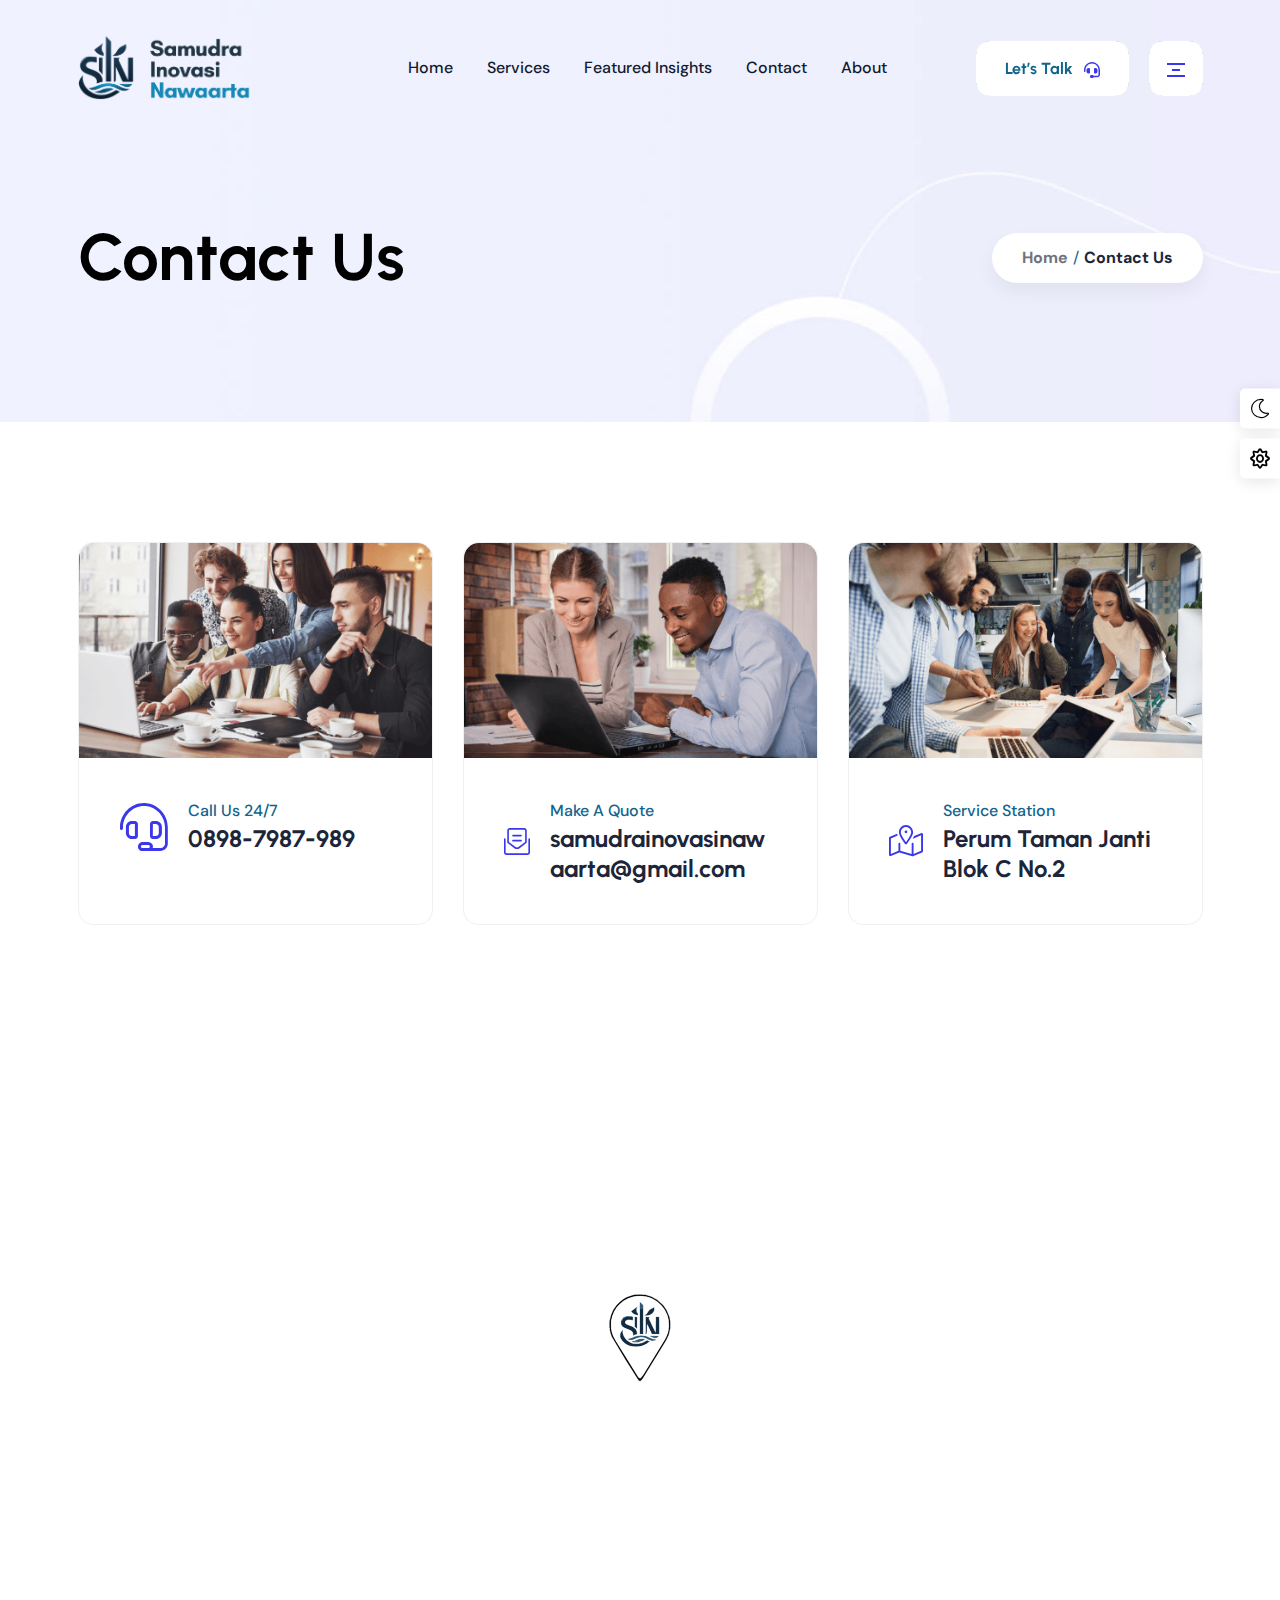
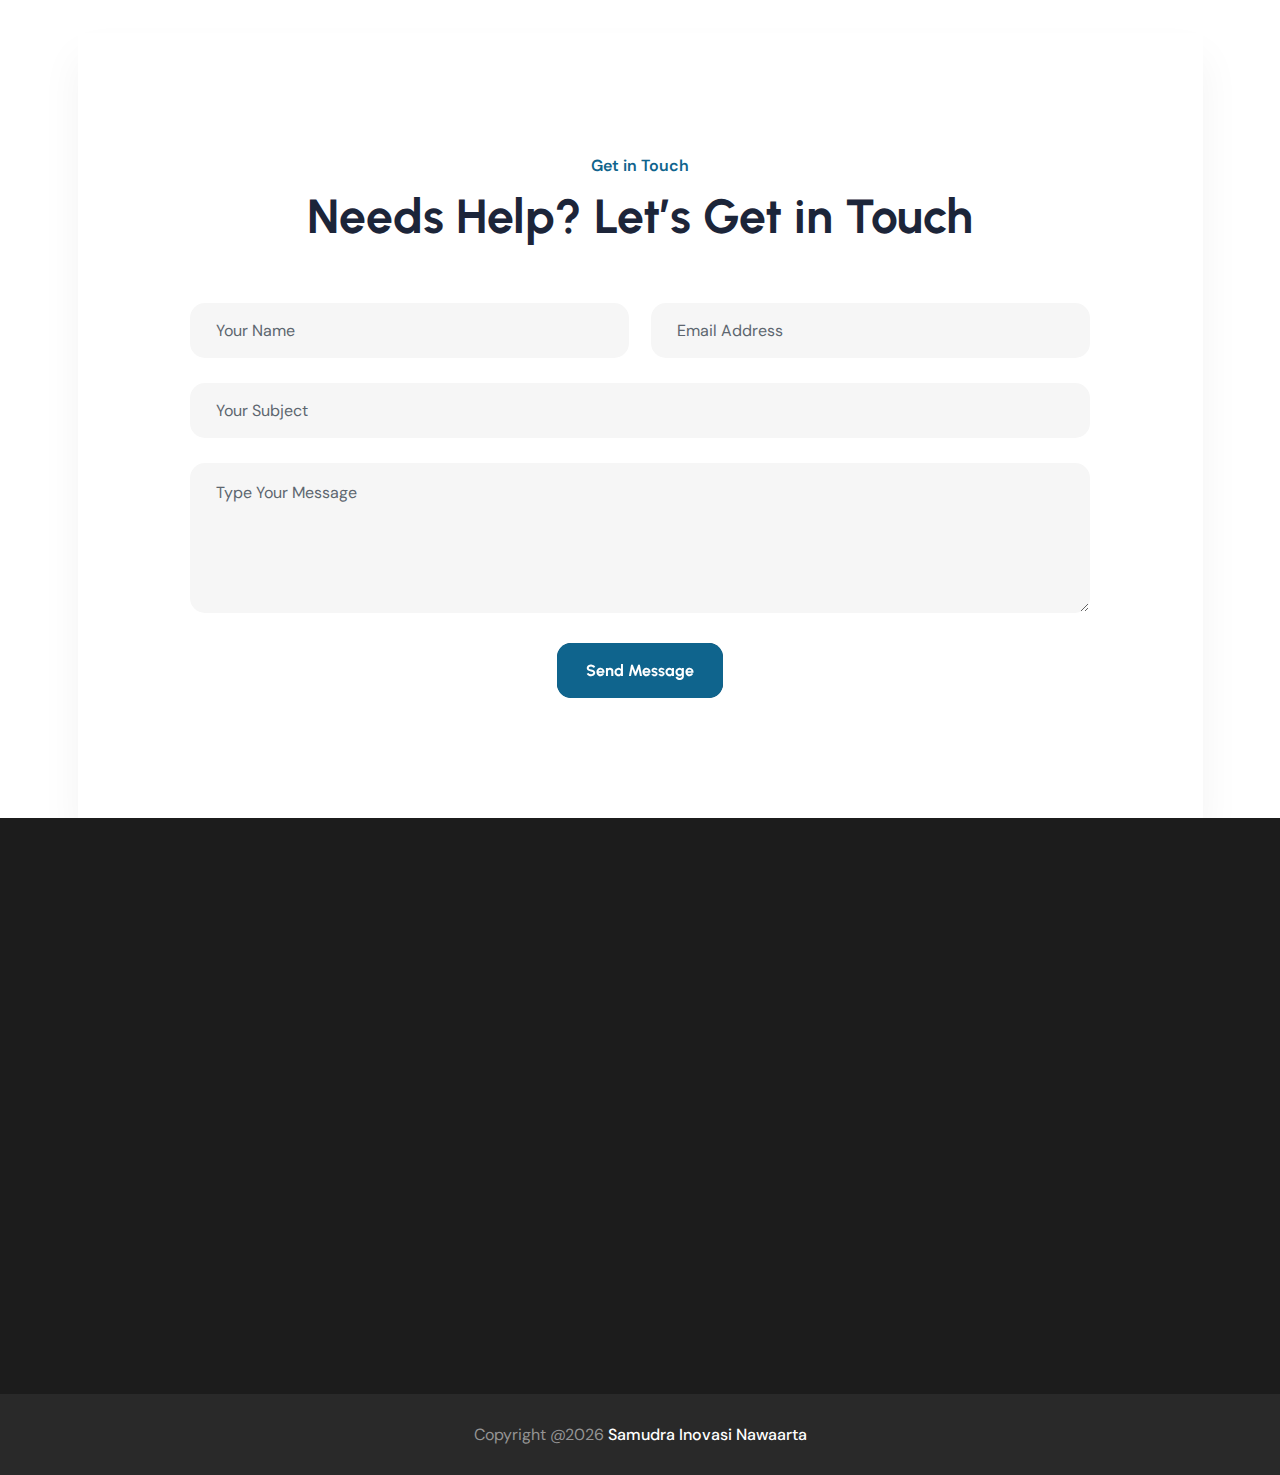
<file: contactus.html>
<!DOCTYPE html>
<html lang="en">

<head>
    <meta charset="UTF-8">
    <meta http-equiv="X-UA-Compatible" content="IE=edge">
    <meta name="viewport" content="width=device-width, initial-scale=1.0">
    <title>Samudra Inovasi Nawaarta</title>
    <link rel="shortcut icon" type="image/x-icon" href="assets/images/fav.png">
    <link rel="stylesheet" href="assets/css/plugins/swiper.min.css">
    <link rel="stylesheet" href="assets/css/plugins/fontawesome-5.css">
    <link rel="stylesheet" href="assets/css/plugins/unicons.css">
    <link rel="stylesheet" href="assets/css/plugins/fancybox.min.css">
    <link rel="stylesheet" href="assets/css/plugins/metismenu.css">
    <link rel="stylesheet" href="assets/css/vendor/bootstrap.min.css">
    <link rel="stylesheet" href="assets/css/plugins/hover-revel.css">
    <link rel="stylesheet" href="assets/css/plugins/animate.min.css">
    <link rel="stylesheet" href="assets/css/style.css">
</head>

<body>
    <!-- start header area -->
    <!-- header one -->
    <header class="header-one header--sticky">
        <div class="container">
            <div class="row align-items-center">
                <div class="col-lg-2 col-md-3 col-4">
                    <!-- logo area start -->
                    <a href="index.html" class="thumbnail">
                        <img class="active-light" src="assets/images/logo/logopt.png" alt="axela-logo">
                    </a>
                    <!-- logo area end -->
                </div>
                <div class="col-lg-7 d-none d-xl-block">
                    <div class="main-header">
                        <nav class="main-nav">
                            <ul class="mainmenu">
                                <li><a href="index.html">Home</a></li>
                                <li><a href="service.html">Services</a></li>
                                <li><a href="portfolio-style-2.html">Featured Insights</a></li>
                                <li><a href="contactus.html">Contact</a></li>
                                <li><a href="about.html">About</a></li>
                            </ul>
                        </nav>
                    </div>
                </div>
                <div class="col-xl-3 col-lg-10 col-md-9 col-8">
                    <div class="header-right">
                        <a href="https://wa.me/08987987989" class="rts-btn btn-secondary call-btn">Let’s Talk
                            <svg xmlns="http://www.w3.org/2000/svg" width="16" height="16" viewBox="0 0 16 16" fill="none">
                                <path d="M5.96875 7C5.96875 6.46875 5.5 6 4.96875 6H4.5C3.375 6 2.5 6.90625 2.5 8.03125V9.5C2.5 10.625 3.375 11.5 4.5 11.5H5C5.53125 11.5 6 11.0625 6 10.5L5.96875 7ZM8 0C3.5 0 0.125 3.75 0 8V9.25C0 9.6875 0.3125 10 0.71875 10C1.09375 10 1.5 9.6875 1.5 9.25V8C1.5 4.4375 4.40625 1.53125 8 1.53125C11.5625 1.53125 14.5 4.4375 14.5 8V12.5C14.5 13.2188 13.9375 13.75 13.25 13.75H9.78125C9.53125 13.3125 9.03125 13 8.5 13H7.53125C6.8125 13 6.15625 13.5 6 14.2188C5.84375 15.1875 6.5625 16 7.46875 16H8.5C9.03125 16 9.53125 15.7188 9.78125 15.25H13.25C14.75 15.25 16 14.0312 16 12.5V8C15.8438 3.75 12.4688 0 8 0ZM11.5 11.5C12.5938 11.5 13.5 10.625 13.5 9.5V8.03125C13.5 6.90625 12.5938 6 11.5 6H11C10.4375 6 10 6.46875 10 7.03125V10.5C10 11.0625 10.4375 11.5 11 11.5H11.5Z" fill="#3B38EB" />
                            </svg>
                        </a>
                        <a id="menu-btn" href="#" class="rts-btn btn-secondary menu-btn" onclick="event.preventDefault();">
                            <svg xmlns="http://www.w3.org/2000/svg" width="18" height="14" viewBox="0 0 18 14" fill="none">
                                <rect y="12" width="18" height="2" fill="#3B38EB" />
                                <rect x="5" y="6" width="8" height="2" fill="#3B38EB" />
                                <rect width="18" height="2" fill="#3B38EB" />
                            </svg>
                        </a>
                    </div>
                </div>
            </div>
        </div>
    </header>
    <!-- header one End -->
    <!-- ENd Header Area -->
    <div id="side-bar" class="side-bar">
        <button class="close-icon-menu"><i class="far fa-times"></i></button>
        <!-- inner menu area desktop start -->
        <div class="rts-sidebar-menu-desktop">
            <a class="logo-1" href="index.html"><img class="logo" src="assets/images/logo/logopt.png" alt="axela_logo"></a>
            <div class="body d-none d-xl-block">
                <p class="disc">
                    <b>Sinergity</b> in Empowerment
                    <b>Innovation</b> for Transform Value
                    <b>Novelty</b> in Organization Culture
                </p>
                <div class="social-wrapper-two">
                    <ul class="social-area">
                        <li data-sal-delay="150" data-sal="slide-up" data-sal-duration="800" class="sal-animate"><a href="#"><i class="fab fa-facebook-f"></i></a></li>
                        <li data-sal-delay="250" data-sal="slide-up" data-sal-duration="800" class="sal-animate"><a href="#"><i class="fab fa-twitter"></i></a></li>
                        <li data-sal-delay="350" data-sal="slide-up" data-sal-duration="800" class="sal-animate"><a href="#"><i class="fab fa-linkedin-in"></i></a></li>
                        <li data-sal-delay="450" data-sal="slide-up" data-sal-duration="800" class="sal-animate"><a href="#"><i class="fab fa-skype"></i></a></li>
                    </ul>
                </div>
                <div class="get-in-touch mt--50">
                    <!-- title -->
                    <div class="h6 title">Get In Touch</div>
                    <!-- title End -->
                    <div class="wrapper">
                        <!-- single -->
                        <div class="single">
                            <i class="fas fa-phone-alt"></i>
                            <a href="#">+8801234566789</a>
                        </div>
                        <!-- single ENd -->
                        <!-- single -->
                        <div class="single">
                            <i class="fas fa-envelope"></i>
                            <a href="#">example@gmail.com</a>
                        </div>
                        <!-- single ENd -->
                        <!-- single -->
                        <div class="single">
                            <i class="fas fa-globe"></i>
                            <a href="#">www.webexample.com</a>
                        </div>
                        <!-- single ENd -->
                        <!-- single -->
                        <div class="single">
                            <i class="fas fa-map-marker-alt"></i>
                            <a href="#">13/A, New Pro State, NYC</a>
                        </div>
                        <!-- single ENd -->
                    </div>
                </div>
            </div>
            <div class="body-mobile d-block d-xl-none">
                <nav class="nav-main mainmenu-nav mt--30">
                    <ul class="mainmenu" id="mobile-menu-active">
                        <li><a href="index.html">Home</a></li>
                        <li><a href="service.html">Services</a></li>
                        <li><a href="portfolio-style-2.html">Featured Insights</a></li>
                        <li><a href="contactus.html">Contact</a></li>
                        <li><a href="about.html">About</a></li>
                    </ul>
                </nav>
                <div class="social-wrapper-two mt--50">
                    <ul class="social-area">
                        <li data-sal-delay="150" data-sal="slide-up" data-sal-duration="800" class="sal-animate"><a href="#"><i class="fab fa-facebook-f"></i></a></li>
                        <li data-sal-delay="250" data-sal="slide-up" data-sal-duration="800" class="sal-animate"><a href="#"><i class="fab fa-twitter"></i></a></li>
                        <li data-sal-delay="350" data-sal="slide-up" data-sal-duration="800" class="sal-animate"><a href="#"><i class="fab fa-linkedin-in"></i></a></li>
                        <li data-sal-delay="450" data-sal="slide-up" data-sal-duration="800" class="sal-animate"><a href="#"><i class="fab fa-skype"></i></a></li>
                    </ul>
                </div>
                <!-- <a href="#" class="rts-btn btn-primary ml--20 ml_sm--5 header-one-btn quote-btnmenu">Get Quote</a> -->
            </div>
        </div>
        <!-- inner menu area desktop End -->
    </div>

    <div id="anywhere-home"></div>

    <!-- start breadcrumb area -->
    <div class="rts-breadcrumb-area breadcrumb-bg bg_image">
        <div class="container">
            <div class="row align-items-center">
                <div class="col-xl-6 col-lg-6 col-md-6 col-sm-12 col-12 breadcrumb-1">
                    <h1 class="title" data-sal-delay="150" data-sal="slide-up" data-sal-duration="800">Contact Us</h1>
                </div>
                <div class="col-xl-6 col-lg-6 col-md-6 col-sm-12 col-12">
                    <div class="bread-tag">
                        <a href="index.html" data-sal-delay="250" data-sal="slide-up" data-sal-duration="800">Home</a>
                        <span> / </span>
                        <a href="contactus.html" class="active" data-sal-delay="450" data-sal="slide-up" data-sal-duration="800">Contact Us</a>
                    </div>
                </div>
            </div>
        </div>
    </div>
    <!-- end breadcrumb area -->


    <!-- contact single area start -->
    <div class="rts-contact-area-page rts-section-gap">
        <div class="container">
            <div class="row g-5">
                <!-- single contact area -->
                <div class="col-xl-4 col-lg-4 col-md-6 col-sm-6 col-12">
                    <div class="single-contact-one-inner sal-animate" data-sal-delay="150" data-sal="slide-up" data-sal-duration="800">
                        <div class="thumbnail">
                            <img src="assets/images/contact/01.png" alt="">
                        </div>
                        <div class="content">
                            <div class="icone">
                                <img src="assets/images/contact/shape/01.svg" alt="">
                            </div>
                            <div class="info">
                                <span>Call Us 24/7</span>
                                <a href="tel:08987987989">
                                    <h5>0898-7987-989</h5>
                                </a>
                            </div>
                        </div>
                    </div>
                </div>
                <!-- single contact area end -->
                <!-- single contact area -->
                <div class="col-xl-4 col-lg-4 col-md-6 col-sm-6 col-12">
                    <div class="single-contact-one-inner sal-animate" data-sal-delay="200" data-sal="slide-up" data-sal-duration="800">
                        <div class="thumbnail">
                            <img src="assets/images/contact/02.png" alt="">
                        </div>
                        <div class="content">
                            <div class="icone">
                                <img src="assets/images/contact/shape/02.svg" alt="">
                            </div>
                            <div class="info">
                                <span>Make A Quote</span>
                                <a href="mailto:samudrainovasinawaarta@gmail.com">
                                    <h5>samudrainovasinawaarta@gmail.com</h5>
                                </a>
                            </div>
                        </div>
                    </div>
                </div>
                <!-- single contact area end -->
                <!-- single contact area -->
                <div class="col-xl-4 col-lg-4 col-md-6 col-sm-6 col-12">
                    <div class="single-contact-one-inner sal-animate" data-sal-delay="350" data-sal="slide-up" data-sal-duration="800">
                        <div class="thumbnail">
                            <img src="assets/images/contact/03.png" alt="">
                        </div>
                        <div class="content">
                            <div class="icone">
                                <img src="assets/images/contact/shape/03.svg" alt="">
                            </div>
                            <div class="info">
                                <span>Service Station</span>
                                <a href="https://maps.app.goo.gl/DpUzNNeiViMfpg7T9">
                                    <h5>Perum Taman Janti Blok C No.2</h5>
                                </a>
                            </div>
                        </div>
                    </div>
                </div>
                <!-- single contact area end -->
            </div>
        </div>
    </div>
    <!-- conact single area end -->

    <!-- axela map area start -->
    <div class="rts-contact-map-area">
        <div class="contaciner-fluid">
            <div class="row">
                <div class="col-12">
                    <div class="contact-map-area-fluid">
                        <iframe class="contact-map" src="https://www.google.com/maps/embed?pb=!1m18!1m12!1m3!1d246.9323320896316!2d112.62561517899731!3d-8.007463924555369!2m3!1f0!2f0!3f0!3m2!1i1024!2i768!4f13.1!3m3!1m2!1s0x2dd627b61286e9fd%3A0x642e415493571079!2sPerum%20Taman%20Janti!5e0!3m2!1sen!2sbd!4v1737654478246!5m2!1sen!2sbd" style="border:0;" allowfullscreen="" loading="lazy" referrerpolicy="no-referrer-when-downgrade"></iframe>
                        <img class="location" src="assets/images/contact/shape/location.svg" alt="Business_map">
                    </div>
                </div>
            </div>
        </div>
    </div>
    <!-- axela map area end -->

    <!-- conact us form fluid start -->
    <div class="rts-contact-form-area">
        <div class="container">

            <div class="rts-contact-fluid rts-section-gap">
                <div class="row mb--30">
                    <div class="col-12">
                        <div class="title-area text-center">
                            <span data-sal-delay="150" data-sal="slide-up" data-sal-duration="800"
                                class="sal-animate">Get in Touch</span>
                            <h3 class="title animated fadeIn sal-animate" data-sal-delay="250" data-sal="slide-up" data-sal-duration="800">Needs Help? Let’s Get in Touch
                            </h3>
                        </div>
                    </div>
                </div>
                <div class="form-wrapper">
                    <div id="form-messages"></div>
                    <form id="contact-form" action="mailer.php" method="post">
                        <div class="name-email">
                            <input type="text" name="name" placeholder="Your Name" required>
                            <input type="email" name="email" placeholder="Email Address" required>
                        </div>
                        <input type="text" name="subject" placeholder="Your Subject">
                        <textarea placeholder="Type Your Message" name="message"></textarea>
                        <button type="submit" class="rts-btn btn-primary">Send Message</button>
                    </form>
                </div>
            </div>
        </div>

    </div>
    <!-- conact us form fluid end -->

    <!-- start Footer area -->


    <!-- start header area -->
    <!-- footer area start -->
    <div class="rts-footer-area-one rts-section-gap footer-one-bg">
        <div class="container">
            <div class="row">
                <div class="bg-footer-one-shape">
                    <div class="wrapper">
                        <img class="footer_shape small" src="assets/images/footer/01.png" alt="Footer_bg" data-sal-delay="150" data-sal="zoom-in" data-sal-duration="800">
                        <img class="footer_shape large" src="assets/images/footer/02.png" alt="Footer_bg" data-sal-delay="150" data-sal="zoom-in" data-sal-duration="800">
                    </div>
                </div>
                <div class="col-lg-4">
                    <div class="footer-one-left">
                        <a class="logo" href="#">
                            <img src="assets/images/logo/logoptdark.png" alt="Logo_image" data-sal-delay="150" data-sal="slide-up" data-sal-duration="800">
                        </a>
                        <p class="disc" data-sal-delay="250" data-sal="slide-up" data-sal-duration="800">
                            <b>Sinergity</b> in Empowerment, <b>Innovation</b> for Transform Value, <b>Novelty</b> in Organization Culture
                        </p>
                        <ul class="social-area">
                            <li data-sal-delay="150" data-sal="slide-up" data-sal-duration="800"><a href="#"><i class="fab fa-facebook-f"></i></a></li>
                            <li data-sal-delay="250" data-sal="slide-up" data-sal-duration="800"><a href="#"><i class="fab fa-twitter"></i></a></li>
                            <li data-sal-delay="350" data-sal="slide-up" data-sal-duration="800"><a href="#"><i class="fab fa-linkedin-in"></i></a></li>
                            <li data-sal-delay="450" data-sal="slide-up" data-sal-duration="800"><a href="#"><i class="fab fa-skype"></i></a></li>
                        </ul>
                    </div>
                </div>
                <div class="col-lg-8">
                    <div class="footer-right-one">
                        <div class="single-wized-footer">
                            <h5 class="title-heading" data-sal-delay="150" data-sal="slide-up" data-sal-duration="800">
                                Services
                            </h5>
                            <ul class="list">
                                <li data-sal-delay="150" data-sal="slide-up" data-sal-duration="800"><a href="service-details.html">Branding Design</a></li>
                                <li data-sal-delay="250" data-sal="slide-up" data-sal-duration="800"><a href="service-details.html">Website Development</a></li>
                                <li data-sal-delay="350" data-sal="slide-up" data-sal-duration="800"><a href="service-details.html">App Design</a></li>
                                <li data-sal-delay="450" data-sal="slide-up" data-sal-duration="800"><a href="service-details.html">Digital Marketing</a></li>
                                <li data-sal-delay="550" data-sal="slide-up" data-sal-duration="800"><a href="service-details.html">Product Development</a></li>
                            </ul>
                        </div>
                        <div class="single-wized-footer">
                            <h5 class="title-heading" data-sal-delay="150" data-sal="slide-up" data-sal-duration="800">
                                Resourses
                            </h5>
                            <ul class="list">
                                <li data-sal-delay="150" data-sal="slide-up" data-sal-duration="800"><a href="blog-list.html">Blog</a></li>
                                <li data-sal-delay="250" data-sal="slide-up" data-sal-duration="800"><a href="portfolio.html">Case Study</a></li>
                                <li data-sal-delay="350" data-sal="slide-up" data-sal-duration="800"><a href="portfolio.html">Portfolio</a></li>
                                <li data-sal-delay="450" data-sal="slide-up" data-sal-duration="800"><a href="team.html">Team pages</a></li>
                            </ul>
                        </div>
                        <div class="single-wized-footer">
                            <h5 class="title-heading" data-sal-delay="150" data-sal="slide-up" data-sal-duration="800">
                                Support
                            </h5>
                            <ul class="list">
                                <li data-sal-delay="150" data-sal="slide-up" data-sal-duration="800"><a href="contactus.html">Contact</a></li>
                                <li data-sal-delay="250" data-sal="slide-up" data-sal-duration="800"><a href="#">Privacy Policy</a></li>
                                <li data-sal-delay="350" data-sal="slide-up" data-sal-duration="800"><a href="#">Terms of Use</a></li>
                            </ul>
                        </div>
                    </div>
                </div>
            </div>
        </div>
    </div>
    <!-- footer area end -->

    <!-- rts-copyright-area -->
    <div class="rts-copyright-area ptb--30 ptb_sm--15">
        <div class="container">
            <div class="row">
                <div class="col-12">
                    <div class="copyu-right-wrapper">
                        <div class="left single">
                        </div>
                        <div class="left single">
                            <p>Copyright @<span id="currentYear"></span> <a href="#">Samudra Inovasi Nawaarta</a></p>
                        </div>
                        <div class="left single">
                        </div>
                    </div>
                </div>
            </div>
        </div>
    </div>
    <!-- rts-copyright-area ENd -->
    <!-- ENd Header Area -->

    <div class="modal-sidebar-scroll rts-dark-light">
        <ul>
            <li><span>Dark</span><i class="rts-go-dark fal fa-moon"></i></li>
            <li><span>Light</span><i class="rts-go-light far fa-sun"></i></li>
        </ul>
    </div>


    <div class="loader-wrapper">
        <div class="loader">
        </div>
        <div class="loader-section section-left"></div>
        <div class="loader-section section-right"></div>
    </div>


    <div class="progress-wrap">
        <svg class="progress-circle svg-content" width="100%" height="100%" viewBox="-1 -1 102 102">
            <path d="M50,1 a49,49 0 0,1 0,98 a49,49 0 0,1 0,-98" style="transition: stroke-dashoffset 10ms linear 0s; stroke-dasharray: 307.919, 307.919; stroke-dashoffset: 307.919;"></path>
        </svg>
    </div>


    <!-- scripts start form hear -->
    <script>
        document.getElementById("currentYear").textContent = new Date().getFullYear();
    </script>


    <script src="assets/js/vendor/jquery.min.js"></script>
    <script src="assets/js/vendor/jqueryui.js"></script>
    <script src="assets/js/vendor/waypoint.js"></script>
    <script src="assets/js/plugins/swiper.js"></script>
    <script src="assets/js/plugins/counterup.js"></script>
    <script src="assets/js/plugins/sal.min.js"></script>
    <script src="assets/js/plugins/fancybox.js"></script>
    <script src="assets/js/plugins/metismenu.js"></script>
    <script src="assets/js/plugins/marquery.js"></script>
    <script src="assets/js/vendor/bootstrap.min.js"></script>
    <script src="assets/js/vendor/waw.js"></script>


    <script src="assets/js/plugins/hover-revel.js"></script>
    <script src="assets/js/plugins/twinmax.js"></script>


    <script src="assets/js/plugins/contact.form.js"></script>


    <!-- main Js -->
    <script src="assets/js/main.js"></script>
    <!-- scripts end form hear -->
</body>

</html>
</file>
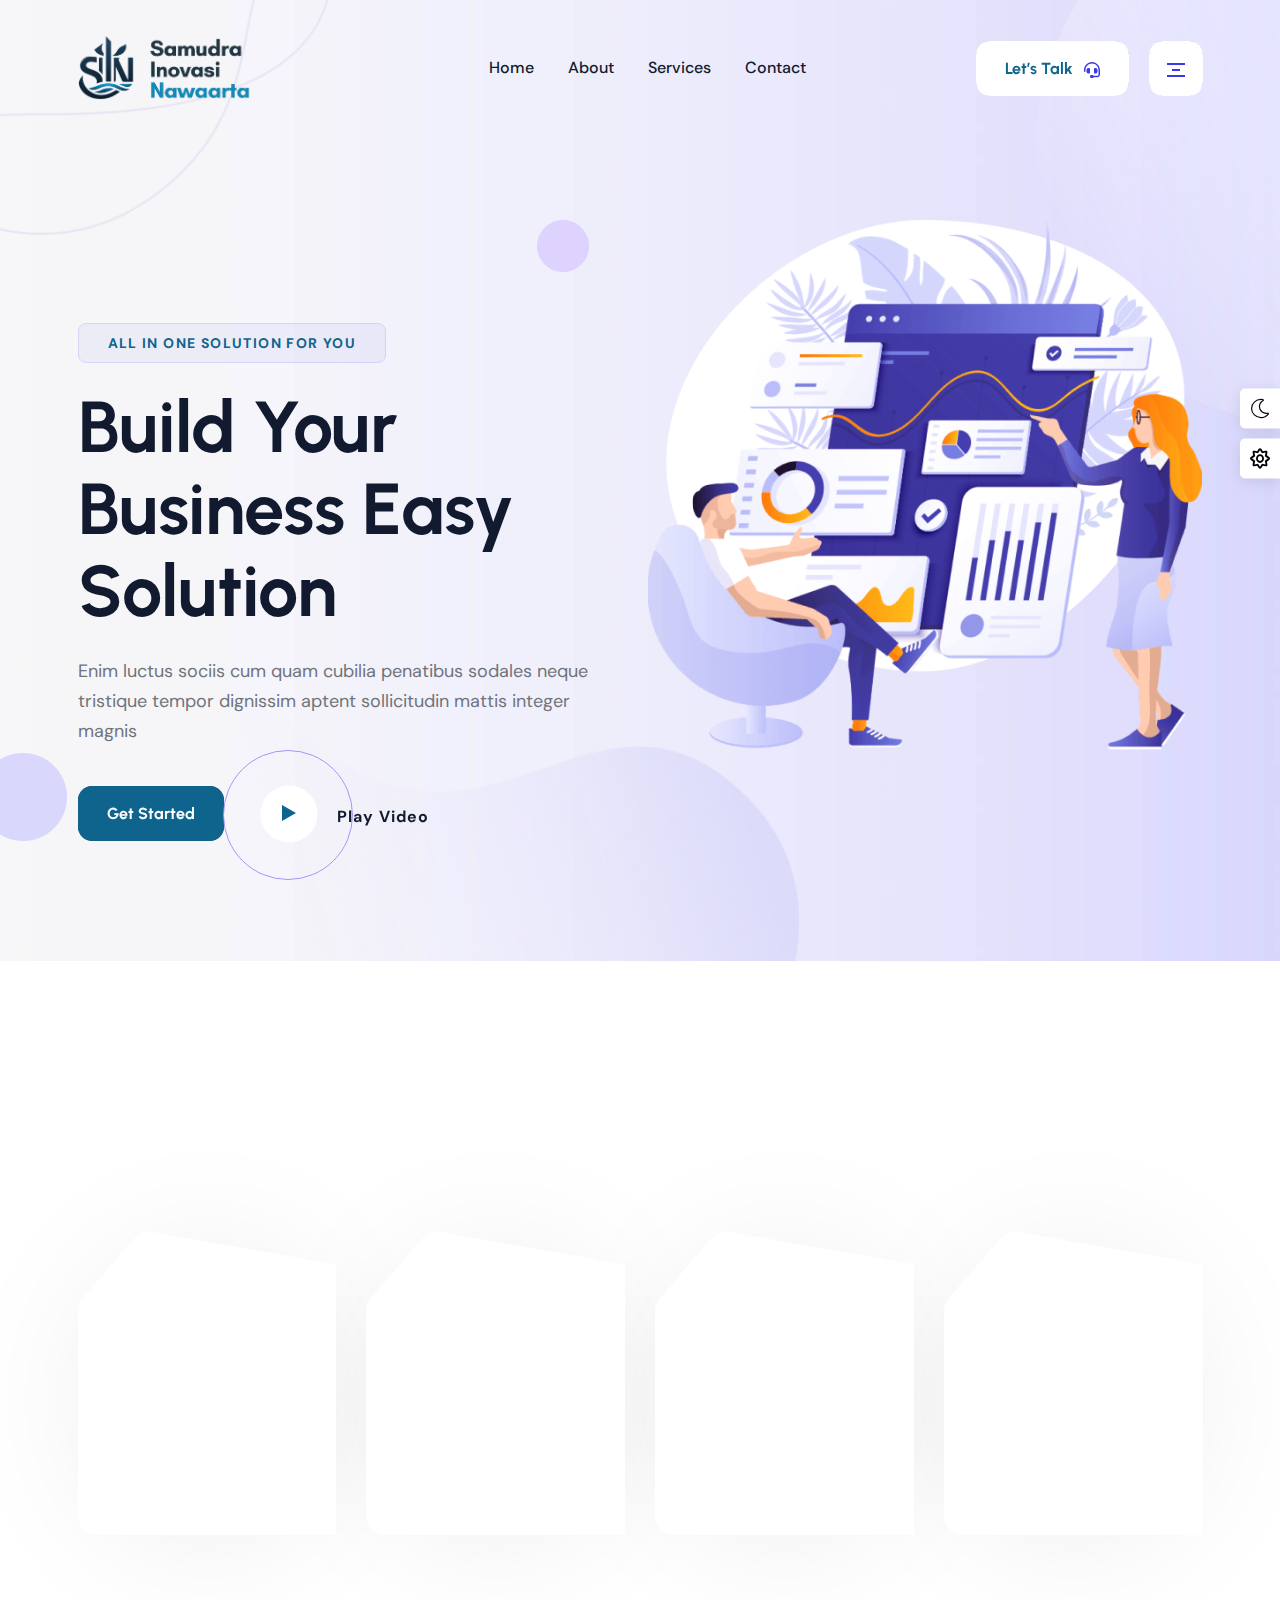
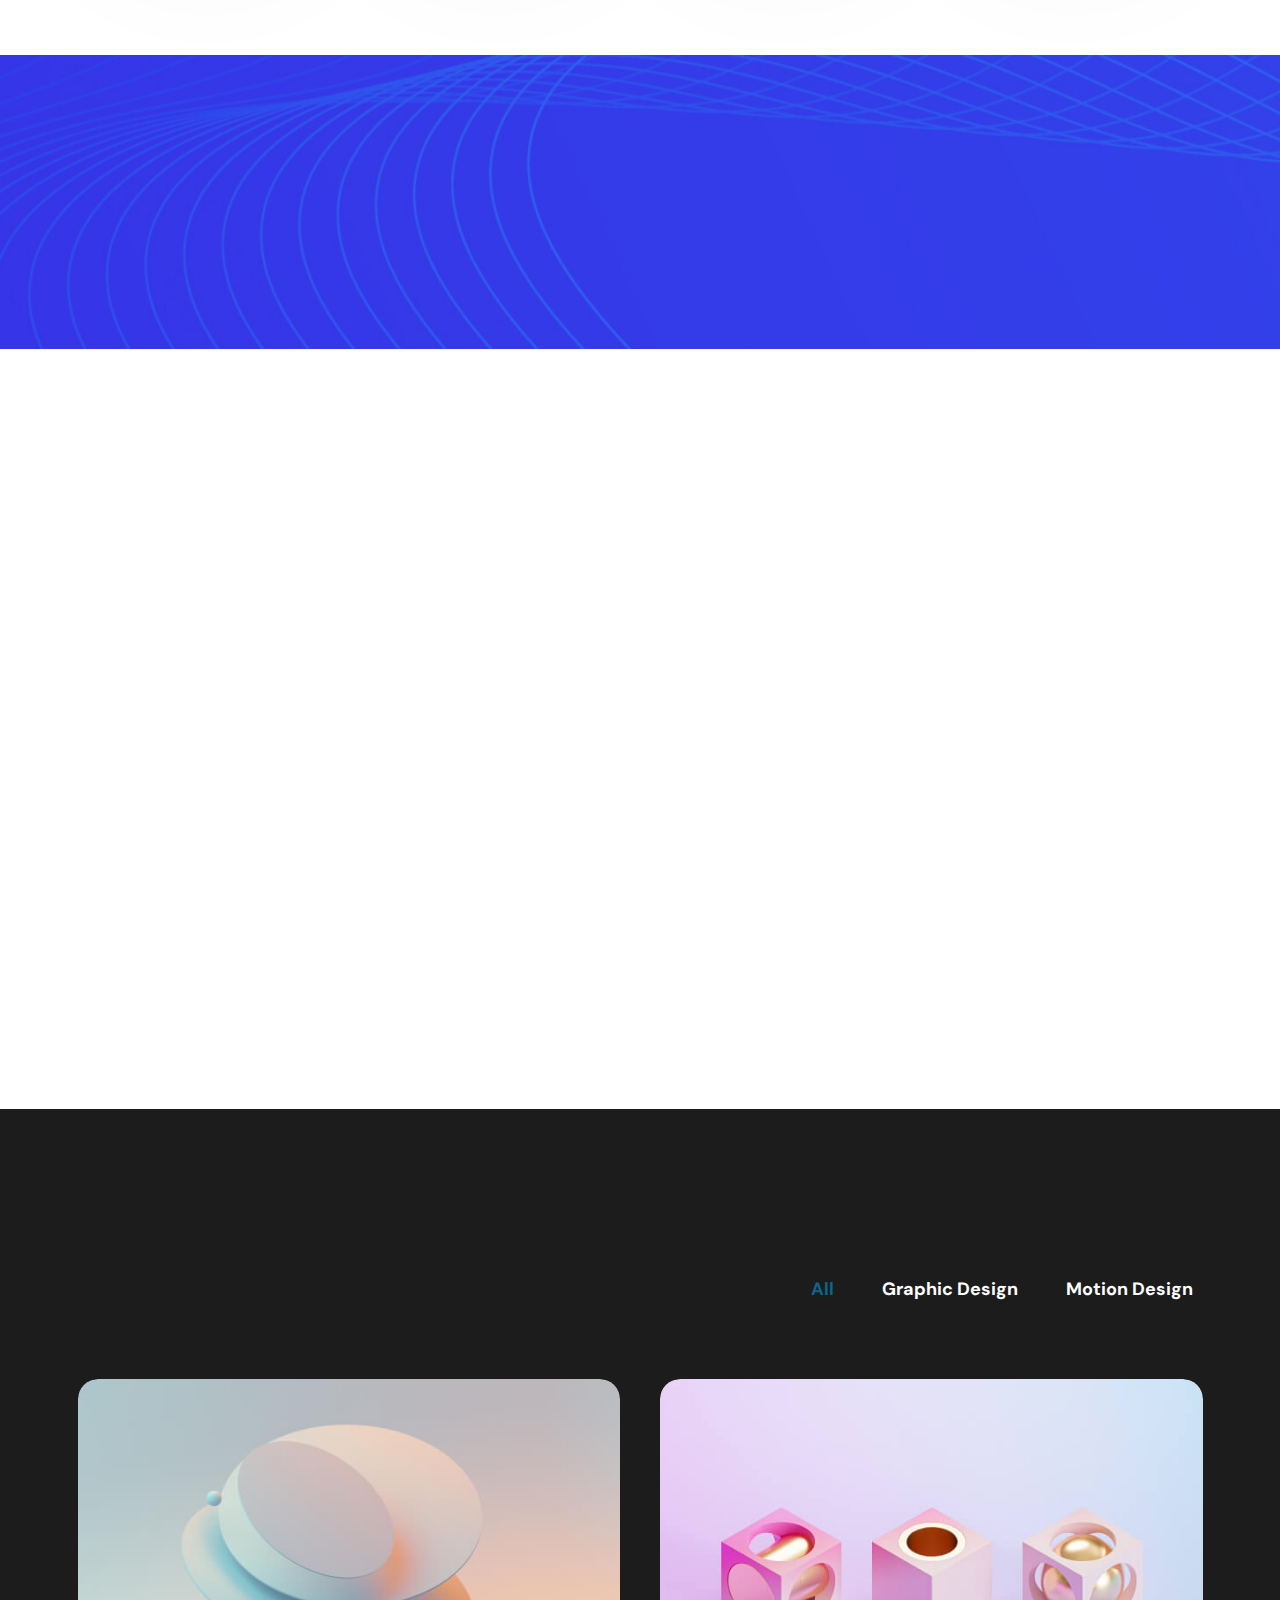
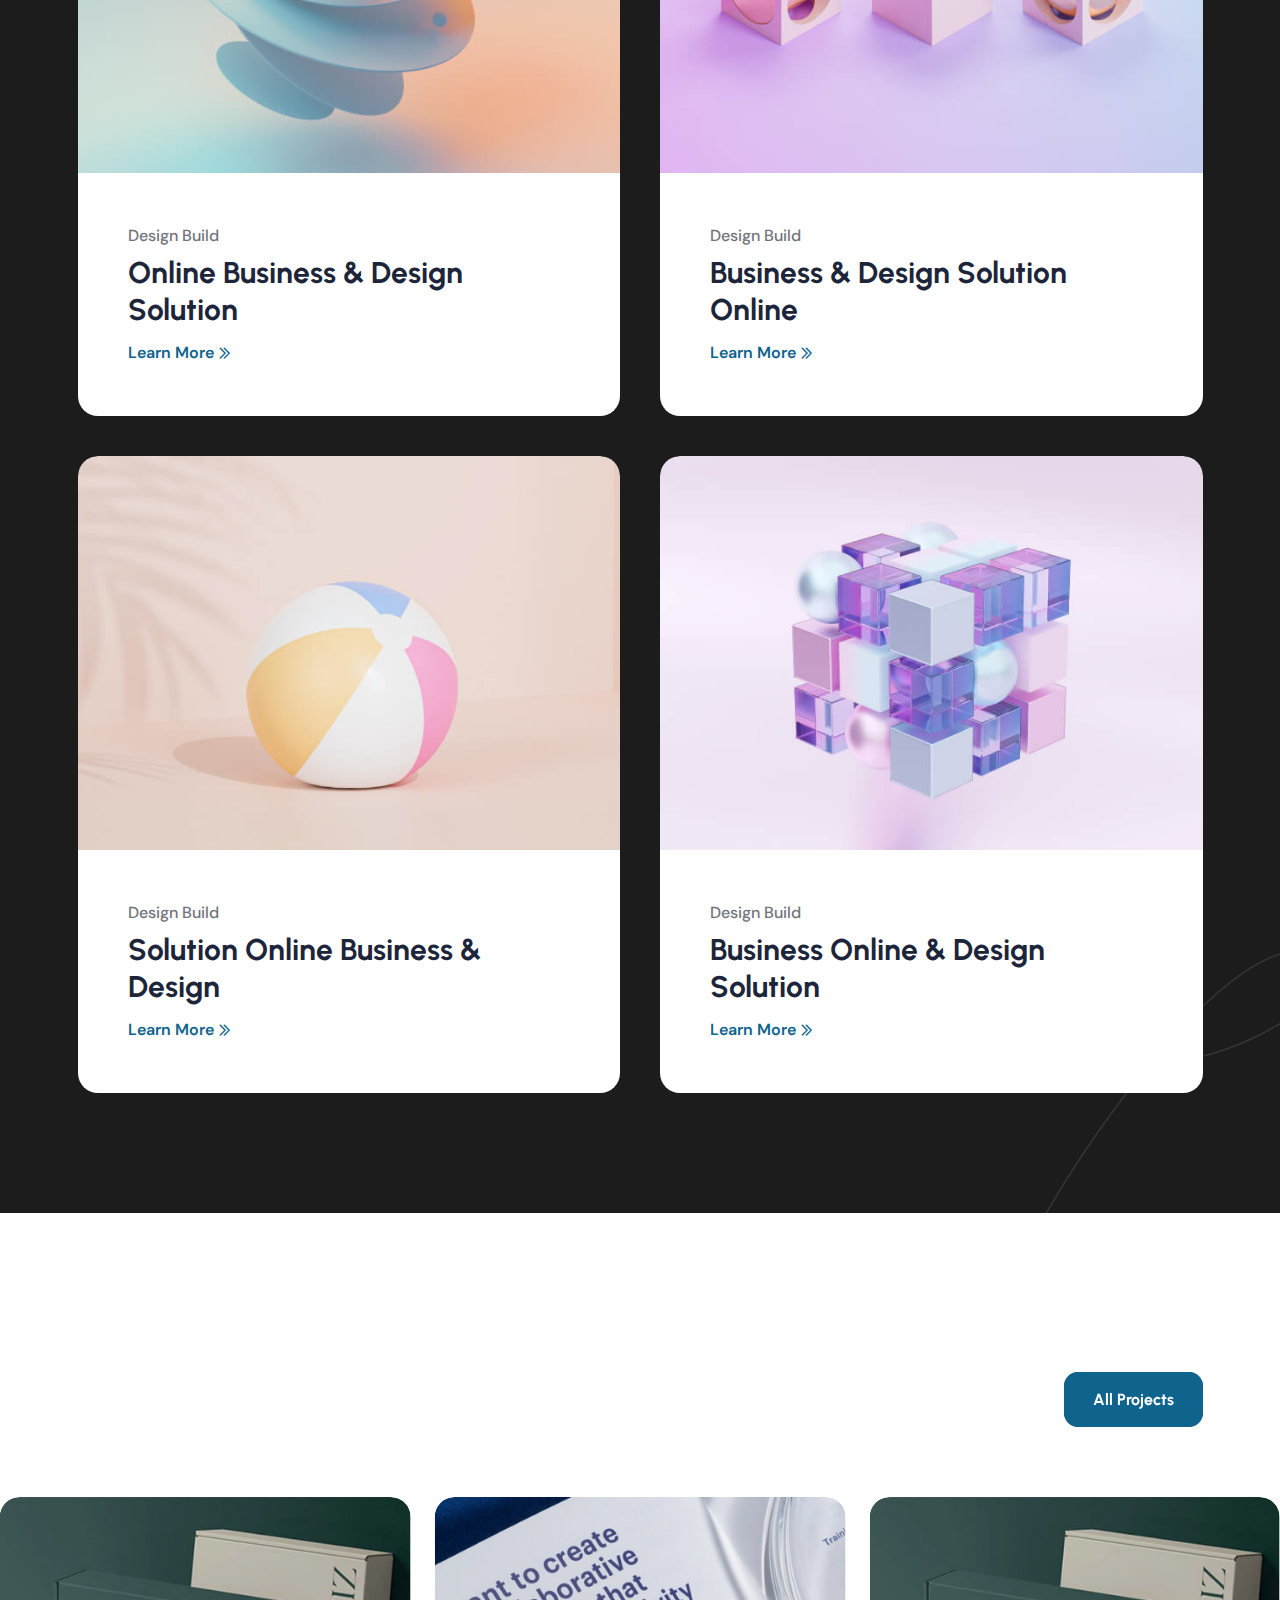
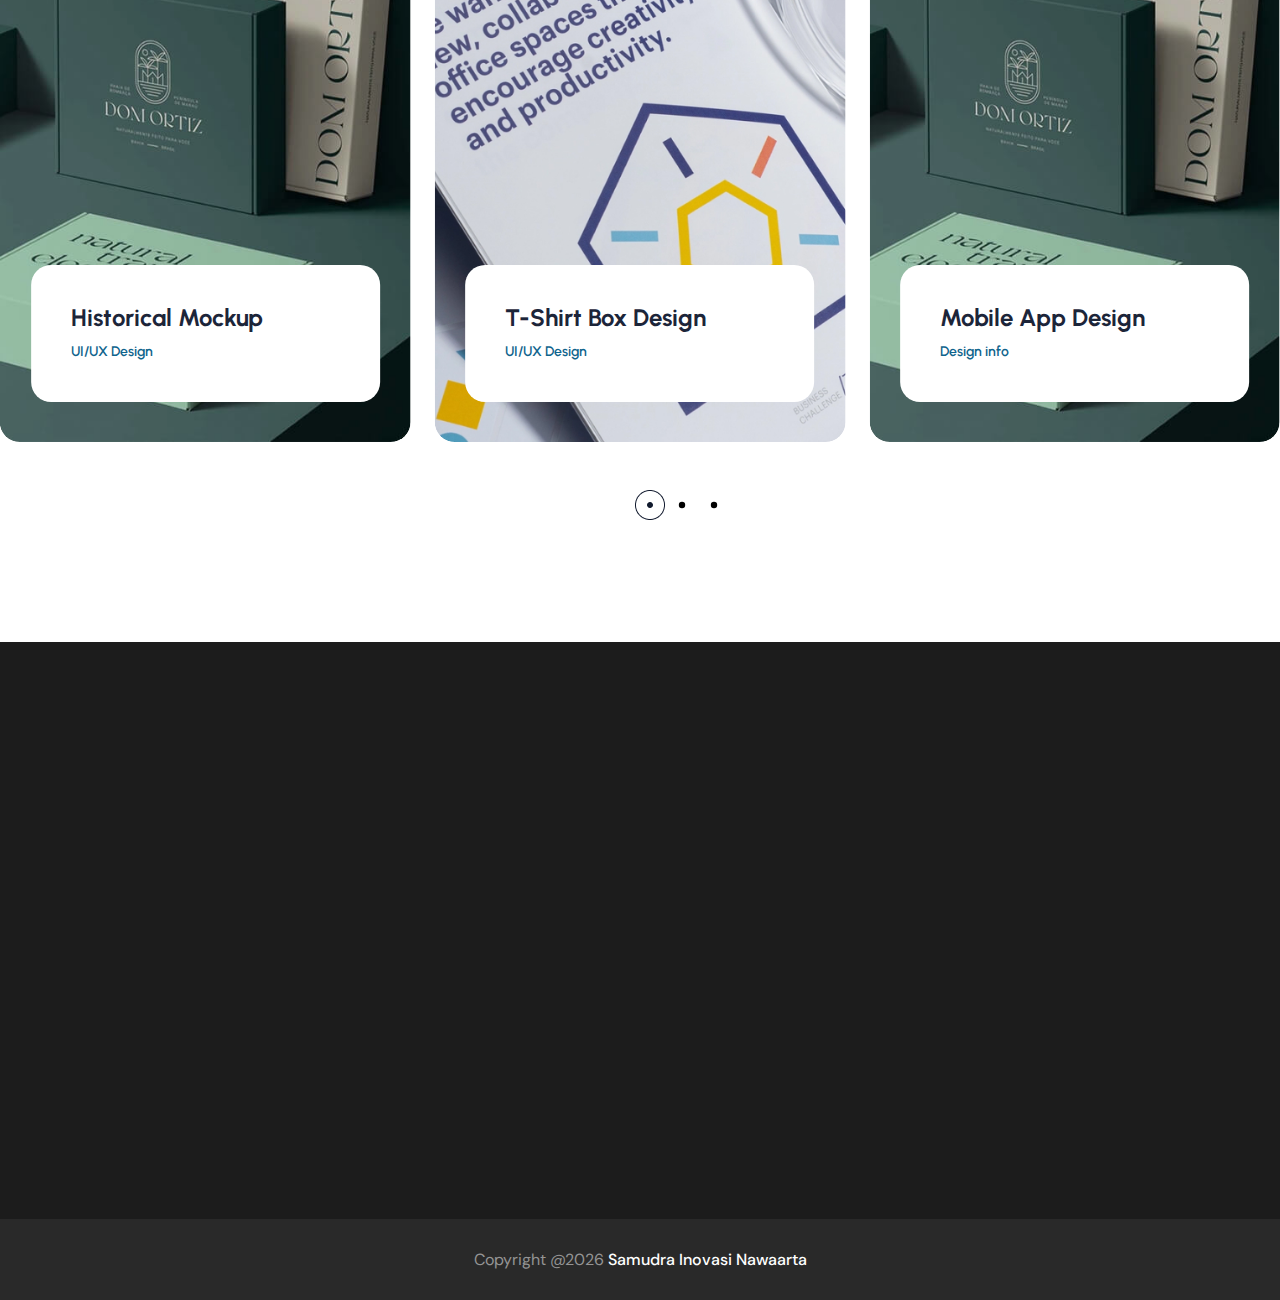
<file: index-two.html>
<!DOCTYPE html>
<html lang="en">

<head>
    <meta charset="UTF-8">
    <meta http-equiv="X-UA-Compatible" content="IE=edge">
    <meta name="viewport" content="width=device-width, initial-scale=1.0">
    <title>Axela Creative Agenacy & Portfolio HTML Template </title>
    <link rel="shortcut icon" type="image/x-icon" href="assets/images/fav.png">
    <link rel="stylesheet" href="assets/css/plugins/swiper.min.css">
    <link rel="stylesheet" href="assets/css/plugins/fontawesome-5.css">
    <link rel="stylesheet" href="assets/css/plugins/unicons.css">
    <link rel="stylesheet" href="assets/css/plugins/fancybox.min.css">
    <link rel="stylesheet" href="assets/css/plugins/metismenu.css">
    <link rel="stylesheet" href="assets/css/vendor/bootstrap.min.css">
    <link rel="stylesheet" href="assets/css/plugins/hover-revel.css">
    <link rel="stylesheet" href="assets/css/plugins/animate.min.css">
    <link rel="stylesheet" href="assets/css/style.css">
</head>

<body class="index-two">

    <!-- header one -->
    <header class="header-one header--sticky">
        <div class="container">
            <div class="row align-items-center">
                <div class="col-lg-2 col-md-3 col-4">
                    <!-- logo area start -->
                    <a href="index.html" class="thumbnail">
                        <img class="active-light" src="assets/images/logo/logopt.png">
                        <img class="active-dark" src="assets/images/logo/logoptdark.png">
                    </a>
                    <!-- logo area end -->
                </div>
                <div class="col-lg-7 d-none d-xl-block">
                    <div class="main-header">
                        <nav class="main-nav">
                            <ul class="mainmenu">
                                <li><a href="index.html">Home</a></li>
                                <li><a href="about.html">About</a></li>
                                <li><a href="service.html">Services</a></li>
                                <li><a href="contactus.html">Contact</a></li>
                            </ul>
                        </nav>
                    </div>
                </div>
                <div class="col-xl-3 col-lg-10 col-md-9 col-8">
                    <div class="header-right">
                        <a href="https://wa.me/08987987989" class="rts-btn btn-secondary call-btn">Let’s Talk
                            <svg xmlns="http://www.w3.org/2000/svg" width="16" height="16" viewBox="0 0 16 16" fill="none">
                                <path
                                    d="M5.96875 7C5.96875 6.46875 5.5 6 4.96875 6H4.5C3.375 6 2.5 6.90625 2.5 8.03125V9.5C2.5 10.625 3.375 11.5 4.5 11.5H5C5.53125 11.5 6 11.0625 6 10.5L5.96875 7ZM8 0C3.5 0 0.125 3.75 0 8V9.25C0 9.6875 0.3125 10 0.71875 10C1.09375 10 1.5 9.6875 1.5 9.25V8C1.5 4.4375 4.40625 1.53125 8 1.53125C11.5625 1.53125 14.5 4.4375 14.5 8V12.5C14.5 13.2188 13.9375 13.75 13.25 13.75H9.78125C9.53125 13.3125 9.03125 13 8.5 13H7.53125C6.8125 13 6.15625 13.5 6 14.2188C5.84375 15.1875 6.5625 16 7.46875 16H8.5C9.03125 16 9.53125 15.7188 9.78125 15.25H13.25C14.75 15.25 16 14.0312 16 12.5V8C15.8438 3.75 12.4688 0 8 0ZM11.5 11.5C12.5938 11.5 13.5 10.625 13.5 9.5V8.03125C13.5 6.90625 12.5938 6 11.5 6H11C10.4375 6 10 6.46875 10 7.03125V10.5C10 11.0625 10.4375 11.5 11 11.5H11.5Z"
                                    fill="#3B38EB" />
                            </svg>
                        </a>
                        <a id="menu-btn" href="#" class="rts-btn btn-secondary menu-btn" onclick="event.preventDefault();">
                            <svg xmlns="http://www.w3.org/2000/svg" width="18" height="14" viewBox="0 0 18 14" fill="none">
                                <rect y="12" width="18" height="2" fill="#3B38EB" />
                                <rect x="5" y="6" width="8" height="2" fill="#3B38EB" />
                                <rect width="18" height="2" fill="#3B38EB" />
                            </svg>
                        </a>
                    </div>
                </div>
            </div>
        </div>
    </header>
    <!-- header one End -->
    <!-- header one End -->
    <div id="side-bar" class="side-bar">
        <button class="close-icon-menu"><i class="far fa-times"></i></button>
        <!-- inner menu area desktop start -->
        <div class="rts-sidebar-menu-desktop">
            <a class="logo-1" href="index.html"><img class="logo" src="assets/images/logo/logopt.png"></a>
            <a class="logo-2" href="index.html"><img class="normal logo" src="assets/images/logo/logoptdark.png"></a>
            <div class="body d-none d-xl-block">
                <p class="disc">
                    <b>Sinergity</b> in Empowerment
                    <b>Innovation</b> for Transform Value
                    <b>Novelty</b> in Organization Culture
                </p>
                <div class="social-wrapper-two">
                    <ul class="social-area">
                        <li data-sal-delay="150" data-sal="slide-up" data-sal-duration="800" class="sal-animate"><a
                                href="#"><i class="fab fa-facebook-f"></i></a></li>
                        <li data-sal-delay="250" data-sal="slide-up" data-sal-duration="800" class="sal-animate"><a
                                href="#"><i class="fab fa-twitter"></i></a></li>
                        <li data-sal-delay="350" data-sal="slide-up" data-sal-duration="800" class="sal-animate"><a
                                href="#"><i class="fab fa-linkedin-in"></i></a></li>
                        <li data-sal-delay="450" data-sal="slide-up" data-sal-duration="800" class="sal-animate"><a
                                href="#"><i class="fab fa-skype"></i></a></li>
                    </ul>
                </div>
                <div class="get-in-touch mt--50">
                    <!-- title -->
                    <div class="h6 title">Get In Touch</div>
                    <!-- title End -->
                    <div class="wrapper">
                        <!-- single -->
                        <div class="single">
                            <i class="fas fa-phone-alt"></i>
                            <a href="#">+8801234566789</a>
                        </div>
                        <!-- single ENd -->
                        <!-- single -->
                        <div class="single">
                            <i class="fas fa-envelope"></i>
                            <a href="#">example@gmail.com</a>
                        </div>
                        <!-- single ENd -->
                        <!-- single -->
                        <div class="single">
                            <i class="fas fa-globe"></i>
                            <a href="#">www.webexample.com</a>
                        </div>
                        <!-- single ENd -->
                        <!-- single -->
                        <div class="single">
                            <i class="fas fa-map-marker-alt"></i>
                            <a href="#">13/A, New Pro State, NYC</a>
                        </div>
                        <!-- single ENd -->
                    </div>
                </div>
            </div>
            <div class="body-mobile d-block d-xl-none">
                <nav class="nav-main mainmenu-nav mt--30">
                    <ul class="mainmenu" id="mobile-menu-active">
                        <li><a href="index.html">Home</a></li>
                        <li><a href="about.html">About</a></li>
                        <li><a href="service.html">Services</a></li>
                        <li><a href="contactus.html">Contact</a></li>
                    </ul>
                </nav>
                <div class="social-wrapper-two mt--50">
                    <ul class="social-area">
                        <li data-sal-delay="150" data-sal="slide-up" data-sal-duration="800" class="sal-animate"><a
                                href="#"><i class="fab fa-facebook-f"></i></a></li>
                        <li data-sal-delay="250" data-sal="slide-up" data-sal-duration="800" class="sal-animate"><a
                                href="#"><i class="fab fa-twitter"></i></a></li>
                        <li data-sal-delay="350" data-sal="slide-up" data-sal-duration="800" class="sal-animate"><a
                                href="#"><i class="fab fa-linkedin-in"></i></a></li>
                        <li data-sal-delay="450" data-sal="slide-up" data-sal-duration="800" class="sal-animate"><a
                                href="#"><i class="fab fa-skype"></i></a></li>
                    </ul>
                </div>
                <!-- <a href="#" class="rts-btn btn-primary ml--20 ml_sm--5 header-one-btn quote-btnmenu">Get Quote</a> -->
            </div>
        </div>
        <!-- inner menu area desktop End -->
    </div>
    
    <div id="anywhere-home"></div>
    
    <div class="banner-area bg_image--1 bg_image rts-section-gap">
        <div class="container shape-line">
            <div class="row align-items-start pt--100 pt_sm--50 banner-shape-red">
                <div class="col-lg-6 order-xl-1 order-md-2 order-sm-1 order-1">
                    <div class="banner-one-content-wrapper">
                        <span class="pre-title" data-sal-delay="150" data-sal="slide-up" data-sal-duration="800">All In
                            One Solution For You</span>
                        <h1 class="title-banner" data-sal-delay="200" data-sal="slide-up" data-sal-duration="800">
                            Build Your Business
                            Easy Solution
                        </h1>
                        <p class="banner-disc" data-sal-delay="250" data-sal="slide-up" data-sal-duration="800">
                            Enim luctus sociis cum quam cubilia penatibus sodales neque tristique tempor dignissim
                            aptent sollicitudin mattis integer magnis
                        </p>
                        <div class="banner-wrapper button" data-sal-delay="300" data-sal="slide-up" data-sal-duration="800">
                            <a href="#" class="rts-btn btn-primary">Get Started</a>
    
                            <a href="https://www.youtube.com/embed/KwpA_CvmWV0"
                                class="btn-watch-video fancybox fancybox.iframe ml--25">
                                <span class="icon"></span>
                                <span class="text">Play Video</span>
                            </a>
                        </div>
                    </div>
                </div>
                <div class="col-lg-6 order-xl-2">
                    <div class="banner-shape-area-one">
                        <img src="assets/images/banner/shape/01.png" alt="banner_shape" data-sal-delay="200"
                            data-sal="zoom-in" data-sal-duration="1000">
                    </div>
                    <div class="banner-thumb-1 banner-shape-one">
                        <img src="assets/images/banner/01.png" alt="Creative_banner" data-sal-delay="200" data-sal="zoom-in"
                            data-sal-duration="1000">
                    </div>
                </div>
            </div>
        </div>
    </div>
    
    <!-- our working process area start -->
    <div class="rts-working-process-area rts-section-gap">
        <div class="container">
            <div class="row mb--30">
                <div class="col-12">
                    <div class="title-area text-center">
                        <span data-sal-delay="150" data-sal="slide-up" data-sal-duration="800">How We Work</span>
                        <h3 class="title" data-sal-delay="250" data-sal="slide-up" data-sal-duration="800">Our Work Process
                        </h3>
                    </div>
                </div>
            </div>
            <div class="row g-5">
                <div class="col-xl-3 col-lg-4 col-md-6 col-sm-6 col-12">
                    <div class="single-working-process-one">
                        <div class="inner text-center" data-sal-delay="150" data-sal="slide-up" data-sal-duration="800">
                            <img class="logo" src="assets/images/working-process/logo/01.svg" alt="process-logo">
                            <h5 class="title">
                                #1 Design
                            </h5>
                            <p class="disc">
                                Tempor lacus sodaleset conub accumsan ornare life
                            </p>
                        </div>
                    </div>
                </div>
                <div class="col-xl-3 col-lg-4 col-md-6 col-sm-6 col-12">
                    <div class="single-working-process-one">
                        <div class="inner text-center" data-sal-delay="250" data-sal="slide-up" data-sal-duration="800">
                            <img class="logo" src="assets/images/working-process/logo/02.svg" alt="process-logo">
                            <h5 class="title">
                                #2 Branding
                            </h5>
                            <p class="disc">
                                Tempor lacus sodaleset conub accumsan ornare life
                            </p>
                        </div>
                    </div>
                </div>
                <div class="col-xl-3 col-lg-4 col-md-6 col-sm-6 col-12">
                    <div class="single-working-process-one">
                        <div class="inner text-center" data-sal-delay="350" data-sal="slide-up" data-sal-duration="800">
                            <img class="logo" src="assets/images/working-process/logo/03.svg" alt="process-logo">
                            <h5 class="title">
                                #3 Marketing
                            </h5>
                            <p class="disc">
                                Tempor lacus sodaleset conub accumsan ornare life
                            </p>
                        </div>
                    </div>
                </div>
                <div class="col-xl-3 col-lg-4 col-md-6 col-sm-6 col-12">
                    <div class="single-working-process-one">
                        <div class="inner text-center" data-sal-delay="450" data-sal="slide-up" data-sal-duration="800">
                            <img class="logo" src="assets/images/working-process/logo/04.svg" alt="process-logo">
                            <h5 class="title">
                                #4 Solution
                            </h5>
                            <p class="disc">
                                Tempor lacus sodaleset conub accumsan ornare life
                            </p>
                        </div>
                    </div>
                </div>
            </div>
        </div>
    </div>
    <!-- our working process area end -->
    
    <!-- counter up area start -->
    <div class="counter-up-area ptb--100 counter-bg">
        <div class="container">
            <div class="row">
                <div class="col-12">
                    <div class="counter-up-wrapper-one">
                        <!-- ingle counter -->
                        <div class="counter-single" data-sal-delay="150" data-sal="slide-up" data-sal-duration="800">
                            <h2 class="title"><span class="counter plus">858</span></h2>
                            <p class="disc">Years Of Experience</p>
                        </div>
                        <!-- single-counter End -->
                        <!-- ingle counter -->
                        <div class="counter-single" data-sal-delay="250" data-sal="slide-up" data-sal-duration="800">
                            <h2 class="title"><span class="counter k-plus">66</span></h2>
                            <p class="disc">Complete Projects</p>
                        </div>
                        <!-- single-counter End -->
                        <!-- ingle counter -->
                        <div class="counter-single" data-sal-delay="350" data-sal="slide-up" data-sal-duration="800">
                            <h2 class="title"><span class="counter plus">29</span></h2>
                            <p class="disc">Client Satisfied</p>
                        </div>
                        <!-- single-counter End -->
                        <!-- ingle counter -->
                        <div class="counter-single" data-sal-delay="450" data-sal="slide-up" data-sal-duration="800">
                            <h2 class="title"><span class="counter plus">150</span></h2>
                            <p class="disc">Global Award Winning</p>
                        </div>
                        <!-- single-counter End -->
                    </div>
                </div>
            </div>
        </div>
    </div>
    <!-- counter up area End -->
    
    <!-- about us area start -->
    <div class="rts-about-us-area rts-section-gap">
        <div class="container">
            <div class="row align-items-center">
                <div class="col-lg-7">
                    <div class="thumbnail" data-sal-delay="150" data-sal="slide-up" data-sal-duration="800">
                        <img src="assets/images/about-us/01.jpg" alt="creative_about">
                    </div>
                </div>
                <div class="col-lg-5">
                    <div class="about-right-one-area">
                        <div class="title-area">
                            <span data-sal-delay="150" data-sal="slide-up" data-sal-duration="800">More About
                                Company</span>
                            <h3 class="title" data-sal-delay="200" data-sal="slide-up" data-sal-duration="800">
                                Marketing Your Business
                                More Unique
                            </h3>
                        </div>
                        <p class="disc" data-sal-delay="250" data-sal="slide-up" data-sal-duration="800">
                            Lorem ipsum dolor sit amet consectetur adipiscing italeo tellus, luctus nec mattis pulvinar
                            dapibus leo. dolor sit amet, consectetur adipiscing elit. dkalk elit tellus, luctus nec
                            mattis.
                        </p>
                        <p class="disc" data-sal-delay="300" data-sal="slide-up" data-sal-duration="800">
                            Natoque turpis metus mollis dignissim sociosqu curabitur suspendisse eu habitasse, arcu
                            hendrerit vitae leo laoreet nulla
                        </p>
                        <div class="button-area" data-sal-delay="300" data-sal="slide-up" data-sal-duration="800">
                            <a href="#" class="rts-btn btn-primary">More About Us</a>
                        </div>
                    </div>
                </div>
            </div>
        </div>
    </div>
    <!-- about us area end -->
    
    
    <!-- rts-case studies area start -->
    <div class="rts-project-area-one rts-section-gap bg_dark">
        <div class="container">
            <div class="row mb--30">
                <div class="col-12">
                    <div class="title-area-product">
                        <div class="title-area text-start">
                            <span data-sal-delay="150" data-sal="slide-up" data-sal-duration="800">Projects We
                                Have</span>
                            <h3 class="title" data-sal-delay="250" data-sal="slide-up" data-sal-duration="800">Our Case
                                Studies</h3>
                        </div>
                        <ul class="nav nav-tabs product-tab-button-area" id="myTab" role="tablist">
                            <li class="nav-item" role="presentation">
                                <button class="nav-link active" id="home-tab" data-bs-toggle="tab" data-bs-target="#home"
                                    type="button" role="tab" aria-controls="home" aria-selected="true">All</button>
                            </li>
                            <li class="nav-item" role="presentation">
                                <button class="nav-link" id="profile-tab" data-bs-toggle="tab" data-bs-target="#profile"
                                    type="button" role="tab" aria-controls="profile" aria-selected="false">Graphic
                                    Design</button>
                            </li>
                            <li class="nav-item" role="presentation">
                                <button class="nav-link" id="contact-tab" data-bs-toggle="tab" data-bs-target="#contact"
                                    type="button" role="tab" aria-controls="contact" aria-selected="false">Motion
                                    Design</button>
                            </li>
                        </ul>
                    </div>
                </div>
            </div>
            <div class="row">
                <div class="col-12">
                    <div class="shape-image-product">
                        <img src="assets/images/product/shape/01.png" alt="Image_shape" data-sal-delay="350"
                            data-sal="slide-right" data-sal-duration="800">
                    </div>
                    <div class="tab-content" id="myTabContent">
                        <div class="tab-pane fade show active" id="home" role="tabpanel" aria-labelledby="home-tab">
                            <!-- ingle-tab start -->
                            <div class="row g-6">
                                <div class="col-lg-6">
                                    <!-- single -product -->
                                    <div class="single-product-one">
                                        <a class="thumbnail" href="project-details.html"><img
                                                src="assets/images/product/01.jpg" alt="Propduct_images"></a>
                                        <div class="inner-content">
                                            <span>Design Build</span>
                                            <a href="project-details.html">
                                                <h4 class="title">
                                                    Online Business & Design Solution
                                                </h4>
                                            </a>
                                            <a href="project-details.html" class="rts-read-more">Learn More<i
                                                    class="far fa-chevron-double-right"></i></a>
                                        </div>
                                    </div>
                                    <!-- single -product End-->
                                </div>
                                <div class="col-lg-6">
                                    <!-- single -product -->
                                    <div class="single-product-one">
                                        <a class="thumbnail" href="project-details.html"><img
                                                src="assets/images/product/02.jpg" alt="Propduct_images"></a>
                                        <div class="inner-content">
                                            <span>Design Build</span>
                                            <a href="project-details.html">
                                                <h4 class="title">
                                                    Business & Design Solution Online
                                                </h4>
                                            </a>
                                            <a href="project-details.html" class="rts-read-more">Learn More<i
                                                    class="far fa-chevron-double-right"></i></a>
                                        </div>
                                    </div>
                                    <!-- single -product End-->
                                </div>
                                <div class="col-lg-6">
                                    <!-- single -product -->
                                    <div class="single-product-one">
                                        <a class="thumbnail" href="project-details.html"><img
                                                src="assets/images/product/03.jpg" alt="Propduct_images"></a>
                                        <div class="inner-content">
                                            <span>Design Build</span>
                                            <a href="project-details.html">
                                                <h4 class="title">
                                                    Solution Online Business & Design
                                                </h4>
                                            </a>
                                            <a href="project-details.html" class="rts-read-more">Learn More<i
                                                    class="far fa-chevron-double-right"></i></a>
                                        </div>
                                    </div>
                                    <!-- single -product End-->
                                </div>
                                <div class="col-lg-6">
                                    <!-- single -product -->
                                    <div class="single-product-one">
                                        <a class="thumbnail" href="project-details.html"><img
                                                src="assets/images/product/04.jpg" alt="Propduct_images"></a>
                                        <div class="inner-content">
                                            <span>Design Build</span>
                                            <a href="project-details.html">
                                                <h4 class="title">
                                                    Business Online & Design Solution
                                                </h4>
                                            </a>
                                            <a href="project-details.html" class="rts-read-more">Learn More<i
                                                    class="far fa-chevron-double-right"></i></a>
                                        </div>
                                    </div>
                                    <!-- single -product End-->
                                </div>
                            </div>
                            <!-- ingle-tab end -->
                        </div>
                        <div class="tab-pane fade" id="profile" role="tabpanel" aria-labelledby="profile-tab">
                            <!-- ingle-tab start -->
                            <div class="row g-6">
                                <div class="col-lg-6">
                                    <!-- single -product -->
                                    <div class="single-product-one">
                                        <a class="thumbnail" href="project-details.html"><img
                                                src="assets/images/product/02.jpg" alt="Propduct_images"></a>
                                        <div class="inner-content">
                                            <span>Design Build</span>
                                            <a href="project-details.html">
                                                <h4 class="title">
                                                    Online Business & Design Solution
                                                </h4>
                                            </a>
                                            <a href="project-details.html" class="rts-read-more">Learn More<i
                                                    class="far fa-chevron-double-right"></i></a>
                                        </div>
                                    </div>
                                    <!-- single -product End-->
                                </div>
                                <div class="col-lg-6">
                                    <!-- single -product -->
                                    <div class="single-product-one">
                                        <a class="thumbnail" href="project-details.html"><img
                                                src="assets/images/product/01.jpg" alt="Propduct_images"></a>
                                        <div class="inner-content">
                                            <span>Design Build</span>
                                            <a href="project-details.html">
                                                <h4 class="title">
                                                    Business & Design Solution Online
                                                </h4>
                                            </a>
                                            <a href="project-details.html" class="rts-read-more">Learn More<i
                                                    class="far fa-chevron-double-right"></i></a>
                                        </div>
                                    </div>
                                    <!-- single -product End-->
                                </div>
                                <div class="col-lg-6">
                                    <!-- single -product -->
                                    <div class="single-product-one">
                                        <a class="thumbnail" href="project-details.html"><img
                                                src="assets/images/product/03.jpg" alt="Propduct_images"></a>
                                        <div class="inner-content">
                                            <span>Design Build</span>
                                            <a href="project-details.html">
                                                <h4 class="title">
                                                    Solution Online Business & Design
                                                </h4>
                                            </a>
                                            <a href="project-details.html" class="rts-read-more">Learn More<i
                                                    class="far fa-chevron-double-right"></i></a>
                                        </div>
                                    </div>
                                    <!-- single -product End-->
                                </div>
                                <div class="col-lg-6">
                                    <!-- single -product -->
                                    <div class="single-product-one">
                                        <a class="thumbnail" href="project-details.html"><img
                                                src="assets/images/product/04.jpg" alt="Propduct_images"></a>
                                        <div class="inner-content">
                                            <span>Design Build</span>
                                            <a href="project-details.html">
                                                <h4 class="title">
                                                    Business Online & Design Solution
                                                </h4>
                                            </a>
                                            <a href="project-details.html" class="rts-read-more">Learn More<i
                                                    class="far fa-chevron-double-right"></i></a>
                                        </div>
                                    </div>
                                    <!-- single -product End-->
                                </div>
                            </div>
                            <!-- ingle-tab end -->
                        </div>
                        <div class="tab-pane fade" id="contact" role="tabpanel" aria-labelledby="contact-tab">
                            <!-- ingle-tab start -->
                            <div class="row g-6">
                                <div class="col-lg-6">
                                    <!-- single -product -->
                                    <div class="single-product-one">
                                        <a class="thumbnail" href="project-details.html"><img
                                                src="assets/images/product/03.jpg" alt="Propduct_images"></a>
                                        <div class="inner-content">
                                            <span>Design Build</span>
                                            <a href="project-details.html">
                                                <h4 class="title">
                                                    Online Business & Design Solution
                                                </h4>
                                            </a>
                                            <a href="project-details.html" class="rts-read-more">Learn More<i
                                                    class="far fa-chevron-double-right"></i></a>
                                        </div>
                                    </div>
                                    <!-- single -product End-->
                                </div>
                                <div class="col-lg-6">
                                    <!-- single -product -->
                                    <div class="single-product-one">
                                        <a class="thumbnail" href="project-details.html"><img
                                                src="assets/images/product/04.jpg" alt="Propduct_images"></a>
                                        <div class="inner-content">
                                            <span>Design Build</span>
                                            <a href="project-details.html">
                                                <h4 class="title">
                                                    Business & Design Solution Online
                                                </h4>
                                            </a>
                                            <a href="project-details.html" class="rts-read-more">Learn More<i
                                                    class="far fa-chevron-double-right"></i></a>
                                        </div>
                                    </div>
                                    <!-- single -product End-->
                                </div>
                                <div class="col-lg-6">
                                    <!-- single -product -->
                                    <div class="single-product-one">
                                        <a class="thumbnail" href="project-details.html"><img
                                                src="assets/images/product/02.jpg" alt="Propduct_images"></a>
                                        <div class="inner-content">
                                            <span>Design Build</span>
                                            <a href="project-details.html">
                                                <h4 class="title">
                                                    Solution Online Business & Design
                                                </h4>
                                            </a>
                                            <a href="project-details.html" class="rts-read-more">Learn More<i
                                                    class="far fa-chevron-double-right"></i></a>
                                        </div>
                                    </div>
                                    <!-- single -product End-->
                                </div>
                                <div class="col-lg-6">
                                    <!-- single -product -->
                                    <div class="single-product-one">
                                        <a class="thumbnail" href="project-details.html"><img
                                                src="assets/images/product/01.jpg" alt="Propduct_images"></a>
                                        <div class="inner-content">
                                            <span>Design Build</span>
                                            <a href="project-details.html">
                                                <h4 class="title">
                                                    Business Online & Design Solution
                                                </h4>
                                            </a>
                                            <a href="project-details.html" class="rts-read-more">Learn More<i
                                                    class="far fa-chevron-double-right"></i></a>
                                        </div>
                                    </div>
                                    <!-- single -product End-->
                                </div>
                            </div>
                            <!-- ingle-tab end -->
                        </div>
                    </div>
                </div>
            </div>
        </div>
    </div>
    <!-- rts-case studies area end -->
    
    <!-- rts project area start -->
    <div class="rts-project-area-h2 rts-section-gapTop pb--100">
        <div class="container mb--30">
            <div class="row">
                <div class="col-12">
                    <div class="title-area-btn-wrapper">
                        <div class="title-area text-start">
                            <span data-sal-delay="150" data-sal="slide-up" data-sal-duration="800">Best Product for
                                you</span>
                            <h2 class="title" data-sal-delay="250" data-sal="slide-up" data-sal-duration="800">Our
                                Latest Case Studies</h2>
                        </div>
                        <a class="rts-btn btn-primary" href="#"> All Projects</a>
                    </div>
                </div>
            </div>
        </div>
        <div class="container-fluid custom">
            <div class="row g-24">
    
                <!-- swiper slider style one -->
                <div class="swiper project-h2-slider">
                    <div class="swiper-wrapper">
                        <div class="swiper-slide">
                            <!-- single produsct -->
                            <div class="single-product-wrapper-h2">
                                <a class="thumbnail" href="project-details.html"><img src="assets/images/product/05.jpg"
                                        alt="single_product"></a>
                                <div class="inner">
                                    <a href="project-details.html">
                                        <h5 class="title">
                                            T-Shirt Box Design
                                        </h5>
                                    </a>
                                    <span class="desig">
                                        UI/UX Design
                                    </span>
                                </div>
                            </div>
                            <!-- single produsct End -->
                        </div>
                        <div class="swiper-slide">
                            <!-- single produsct -->
                            <div class="single-product-wrapper-h2">
                                <a class="thumbnail" href="project-details.html"><img src="assets/images/product/06.jpg"
                                        alt="single_product"></a>
                                <div class="inner">
                                    <a href="project-details.html">
                                        <h5 class="title">
                                            Mobile App Design
                                        </h5>
                                    </a>
                                    <span class="desig">
                                        Design info
                                    </span>
                                </div>
                            </div>
                            <!-- single produsct End -->
                        </div>
                        <div class="swiper-slide">
                            <!-- single produsct -->
                            <div class="single-product-wrapper-h2">
                                <a class="thumbnail" href="project-details.html"><img src="assets/images/product/07.jpg"
                                        alt="single_product"></a>
                                <div class="inner">
                                    <a href="project-details.html">
                                        <h5 class="title">
                                            Historical Mockup
                                        </h5>
                                    </a>
                                    <span class="desig">
                                        UI/UX Design
                                    </span>
                                </div>
                            </div>
                            <!-- single produsct End -->
                        </div>
                        <div class="swiper-slide">
                            <!-- single produsct -->
                            <div class="single-product-wrapper-h2">
                                <a class="thumbnail" href="project-details.html"><img src="assets/images/product/08.jpg"
                                        alt="single_product"></a>
                                <div class="inner">
                                    <a href="project-details.html">
                                        <h5 class="title">
                                            Vedio Editor
                                        </h5>
                                    </a>
                                    <span class="desig">
                                        UI/UX Design
                                    </span>
                                </div>
                            </div>
                            <!-- single produsct End -->
                        </div>
                        <div class="swiper-slide">
                            <!-- single produsct -->
                            <div class="single-product-wrapper-h2">
                                <a class="thumbnail" href="project-details.html"><img src="assets/images/product/05.jpg"
                                        alt="single_product"></a>
                                <div class="inner">
                                    <a href="project-details.html">
                                        <h5 class="title">
                                            Mobile App Design
                                        </h5>
                                    </a>
                                    <span class="desig">
                                        UI/UX Design
                                    </span>
                                </div>
                            </div>
                            <!-- single produsct End -->
                        </div>
                        <div class="swiper-slide">
                            <!-- single produsct -->
                            <div class="single-product-wrapper-h2">
                                <a class="thumbnail" href="project-details.html"><img src="assets/images/product/06.jpg"
                                        alt="single_product"></a>
                                <div class="inner">
                                    <a href="project-details.html">
                                        <h5 class="title">
                                            Historical Mockup
                                        </h5>
                                    </a>
                                    <span class="desig">
                                        UI/UX Design
                                    </span>
                                </div>
                            </div>
                            <!-- single produsct End -->
                        </div>
                    </div>
                    <div class="swiper-pagination"></div>
                </div>
                <!-- swiper slider style one end -->
            </div>
        </div>
    </div>
    <!-- rts project area end -->
    
    
    <!-- start Footer area -->
    <!-- footer area start -->
    <div class="rts-footer-area-one rts-section-gap footer-one-bg">
        <div class="container">
            <div class="row">
                <div class="bg-footer-one-shape">
                    <div class="wrapper">
                        <img class="footer_shape small" src="assets/images/footer/01.png" alt="Footer_bg"
                            data-sal-delay="150" data-sal="zoom-in" data-sal-duration="800">
                        <img class="footer_shape large" src="assets/images/footer/02.png" alt="Footer_bg"
                            data-sal-delay="150" data-sal="zoom-in" data-sal-duration="800">
                    </div>
                </div>
                <div class="col-lg-4">
                    <div class="footer-one-left">
                        <a class="logo" href="#">
                            <img src="assets/images/logo/logoptdark.png" alt="Logo_image" data-sal-delay="150"
                                data-sal="slide-up" data-sal-duration="800">
                        </a>
                        <p class="disc" data-sal-delay="250" data-sal="slide-up" data-sal-duration="800">
                            <b>Sinergity</b> in Empowerment, <b>Innovation</b> for Transform Value, <b>Novelty</b> in
                            Organization Culture
                        </p>
                        <ul class="social-area">
                            <li data-sal-delay="150" data-sal="slide-up" data-sal-duration="800"><a href="#"><i
                                        class="fab fa-facebook-f"></i></a></li>
                            <li data-sal-delay="250" data-sal="slide-up" data-sal-duration="800"><a href="#"><i
                                        class="fab fa-twitter"></i></a></li>
                            <li data-sal-delay="350" data-sal="slide-up" data-sal-duration="800"><a href="#"><i
                                        class="fab fa-linkedin-in"></i></a></li>
                            <li data-sal-delay="450" data-sal="slide-up" data-sal-duration="800"><a href="#"><i
                                        class="fab fa-skype"></i></a></li>
                        </ul>
                    </div>
                </div>
                <div class="col-lg-8">
                    <div class="footer-right-one">
                        <div class="single-wized-footer">
                            <h5 class="title-heading" data-sal-delay="150" data-sal="slide-up" data-sal-duration="800">
                                Services
                            </h5>
                            <ul class="list">
                                <li data-sal-delay="150" data-sal="slide-up" data-sal-duration="800"><a
                                        href="service-details.html">Branding Design</a></li>
                                <li data-sal-delay="250" data-sal="slide-up" data-sal-duration="800"><a
                                        href="service-details.html">Website Development</a></li>
                                <li data-sal-delay="350" data-sal="slide-up" data-sal-duration="800"><a
                                        href="service-details.html">App Design</a></li>
                                <li data-sal-delay="450" data-sal="slide-up" data-sal-duration="800"><a
                                        href="service-details.html">Digital Marketing</a></li>
                                <li data-sal-delay="550" data-sal="slide-up" data-sal-duration="800"><a
                                        href="service-details.html">Product Development</a></li>
                            </ul>
                        </div>
                        <div class="single-wized-footer">
                            <h5 class="title-heading" data-sal-delay="150" data-sal="slide-up" data-sal-duration="800">
                                Resourses
                            </h5>
                            <ul class="list">
                                <li data-sal-delay="150" data-sal="slide-up" data-sal-duration="800"><a
                                        href="blog-list.html">Blog</a></li>
                                <li data-sal-delay="250" data-sal="slide-up" data-sal-duration="800"><a
                                        href="portfolio.html">Case Study</a></li>
                                <li data-sal-delay="350" data-sal="slide-up" data-sal-duration="800"><a
                                        href="portfolio.html">Portfolio</a></li>
                                <li data-sal-delay="450" data-sal="slide-up" data-sal-duration="800"><a
                                        href="team.html">Team pages</a></li>
                            </ul>
                        </div>
                        <div class="single-wized-footer">
                            <h5 class="title-heading" data-sal-delay="150" data-sal="slide-up" data-sal-duration="800">
                                Support
                            </h5>
                            <ul class="list">
                                <li data-sal-delay="150" data-sal="slide-up" data-sal-duration="800"><a
                                        href="contactus.html">Contact</a></li>
                                <li data-sal-delay="250" data-sal="slide-up" data-sal-duration="800"><a href="#">Privacy
                                        Policy</a></li>
                                <li data-sal-delay="350" data-sal="slide-up" data-sal-duration="800"><a href="#">Terms of
                                        Use</a></li>
                            </ul>
                        </div>
                    </div>
                </div>
            </div>
        </div>
    </div>
    <!-- footer area end -->
    
    <!-- rts-copyright-area -->
    <div class="rts-copyright-area ptb--30 ptb_sm--15">
        <div class="container">
            <div class="row">
                <div class="col-12">
                    <div class="copyu-right-wrapper">
                        <div class="left single"></div>
                        <div class="left single">
                            <p>Copyright @<span id="currentYear"></span> <a href="#">Samudra Inovasi Nawaarta</a></p>
                        </div>
                        <div class="left single"></div>
                    </div>
                </div>
            </div>
        </div>
    </div>
    <!-- rts-copyright-area ENd -->
    <!-- ENd Footer Area -->
    
    <div class="modal-sidebar-scroll rts-dark-light">
        <ul>
            <li><span>Dark</span><i class="rts-go-dark fal fa-moon"></i></li>
            <li><span>Light</span><i class="rts-go-light far fa-sun"></i></li>
        </ul>
    </div>
    
    
    <div class="loader-wrapper">
        <div class="loader">
        </div>
        <div class="loader-section section-left"></div>
        <div class="loader-section section-right"></div>
    </div>
    
    
    <div class="progress-wrap">
        <svg class="progress-circle svg-content" width="100%" height="100%" viewBox="-1 -1 102 102">
            <path d="M50,1 a49,49 0 0,1 0,98 a49,49 0 0,1 0,-98"
                style="transition: stroke-dashoffset 10ms linear 0s; stroke-dasharray: 307.919, 307.919; stroke-dashoffset: 307.919;">
            </path>
        </svg>
    </div>


    <!-- scripts start form hear -->
    <script>
        document.getElementById("currentYear").textContent = new Date().getFullYear();
    </script>
    
    <script src="assets/js/vendor/jquery.min.js"></script>
    <script src="assets/js/vendor/jqueryui.js"></script>
    <script src="assets/js/vendor/waypoint.js"></script>
    <script src="assets/js/plugins/swiper.js"></script>
    <script src="assets/js/plugins/counterup.js"></script>
    <script src="assets/js/plugins/sal.min.js"></script>
    <script src="assets/js/plugins/fancybox.js"></script>
    <script src="assets/js/plugins/metismenu.js"></script>
    <script src="assets/js/plugins/marquery.js"></script>
    <script src="assets/js/vendor/bootstrap.min.js"></script>
    <script src="assets/js/vendor/waw.js"></script>
    
    
    <script src="assets/js/plugins/hover-revel.js"></script>
    <script src="assets/js/plugins/twinmax.js"></script>
    
    
    <script src="assets/js/plugins/contact.form.js"></script>
    
    
    <!-- main Js -->
    <script src="assets/js/main.js"></script>
    <!-- scripts end form hear -->
</body>

</html>
</file>
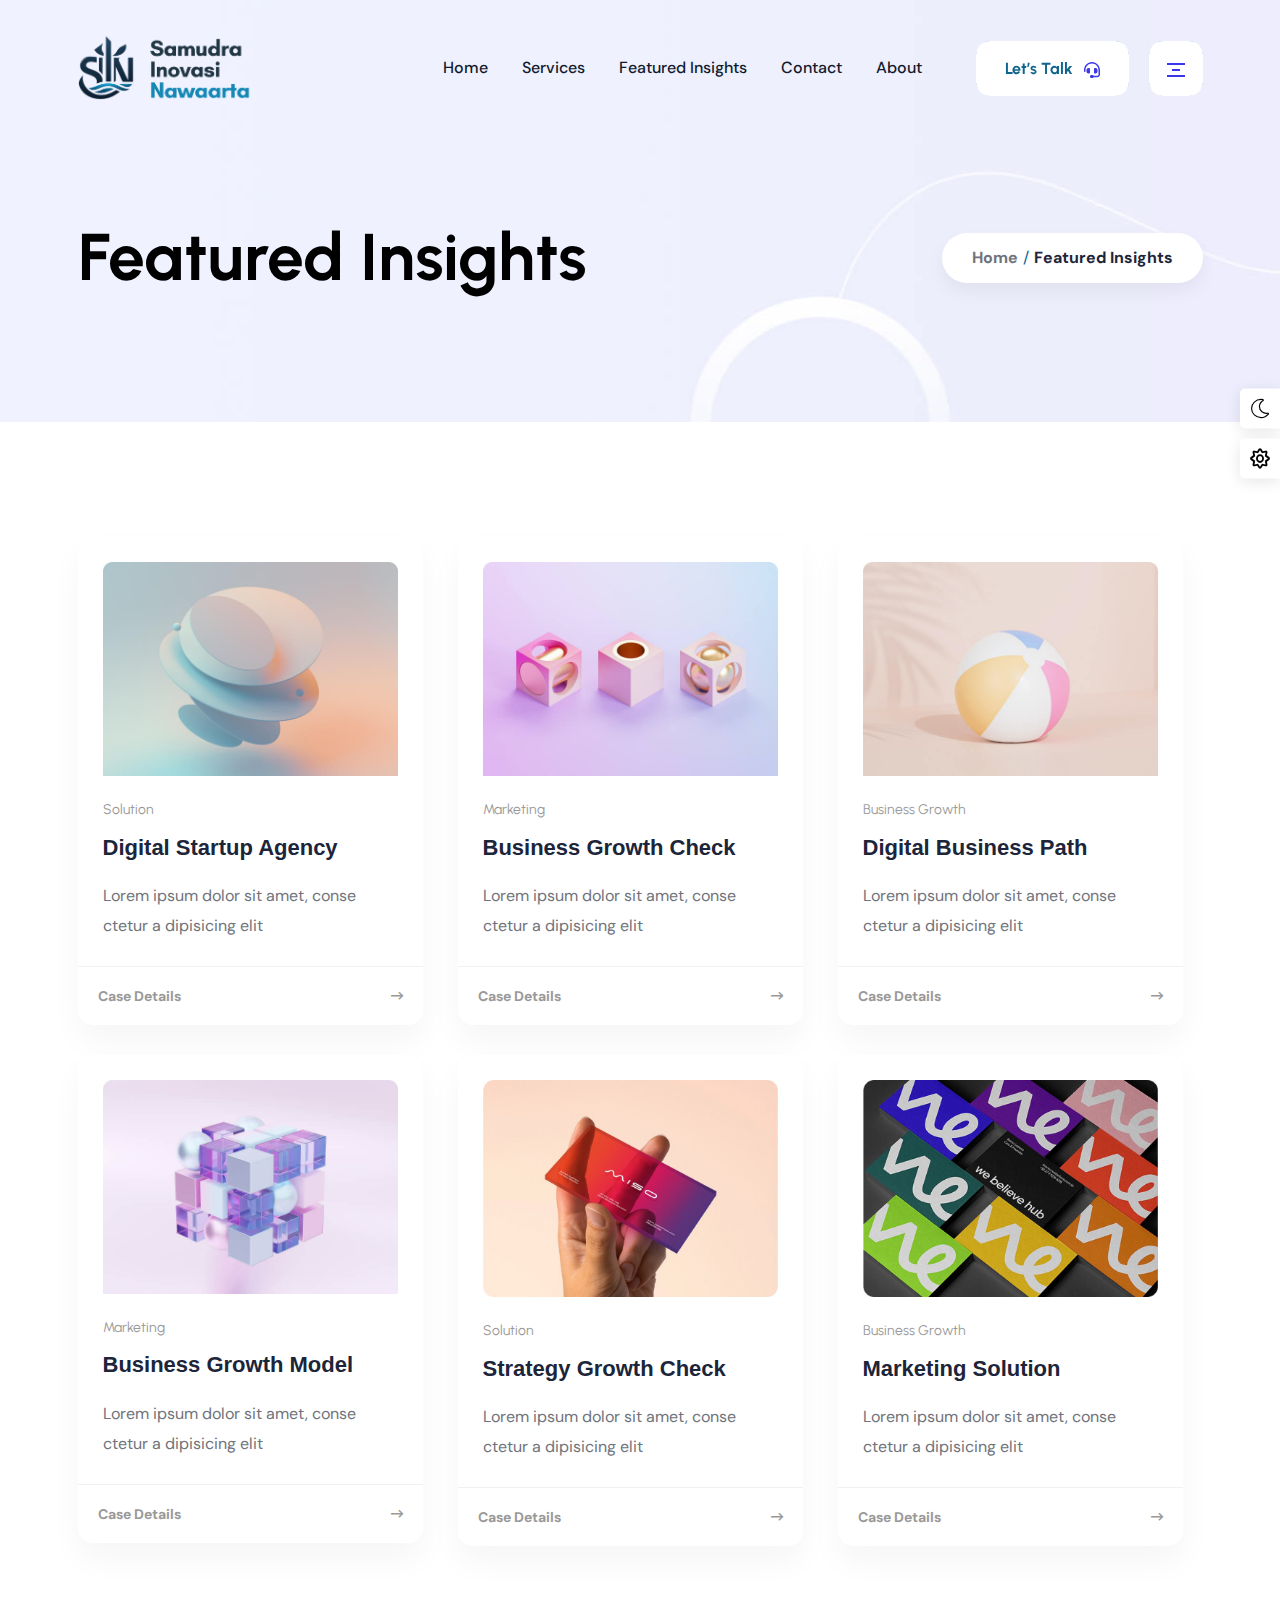
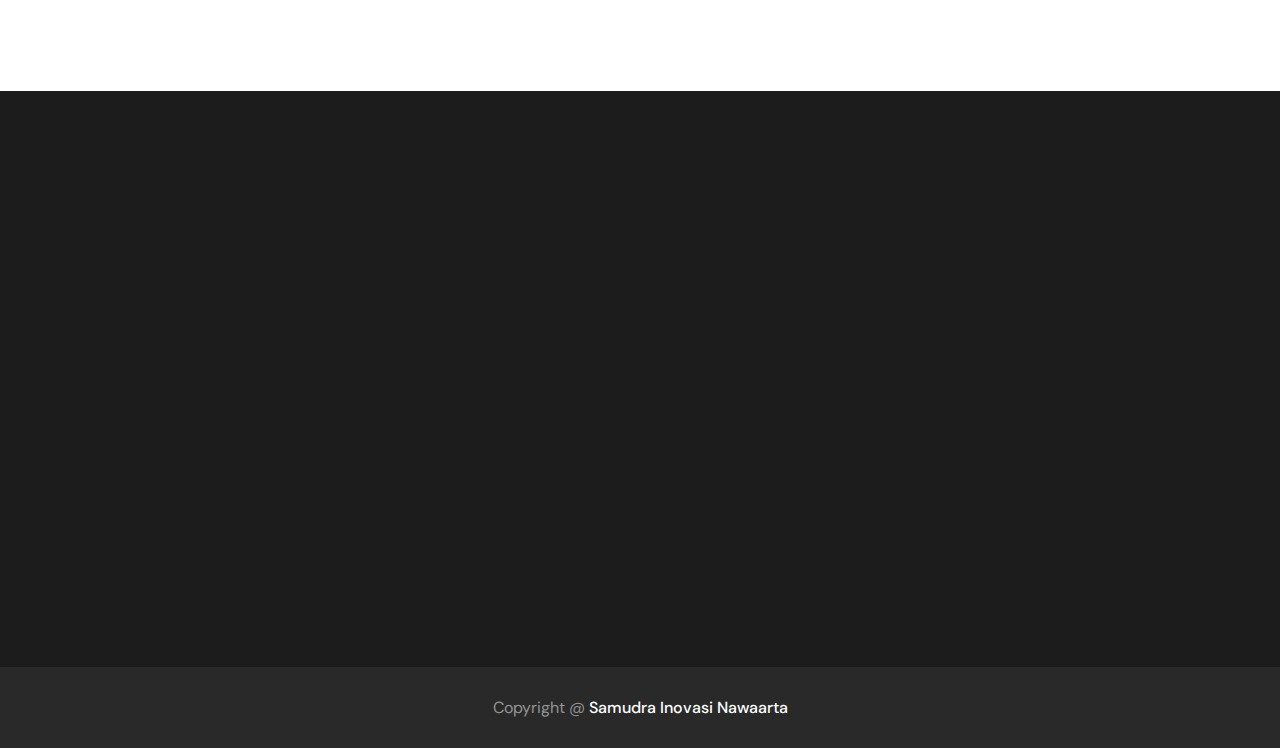
<file: portfolio-style-2.html>
<!DOCTYPE html>
<html lang="en">

<head>
    <meta charset="UTF-8">
    <meta http-equiv="X-UA-Compatible" content="IE=edge">
    <meta name="viewport" content="width=device-width, initial-scale=1.0">
    <title>Samudra Inovasi Nawaarta</title>
    <link rel="shortcut icon" type="image/x-icon" href="assets/images/fav.png">
    <link rel="stylesheet" href="assets/css/plugins/swiper.min.css">
    <link rel="stylesheet" href="assets/css/plugins/fontawesome-5.css">
    <link rel="stylesheet" href="assets/css/plugins/unicons.css">
    <link rel="stylesheet" href="assets/css/plugins/fancybox.min.css">
    <link rel="stylesheet" href="assets/css/plugins/metismenu.css">
    <link rel="stylesheet" href="assets/css/vendor/bootstrap.min.css">
    <link rel="stylesheet" href="assets/css/plugins/hover-revel.css">
    <link rel="stylesheet" href="assets/css/plugins/animate.min.css">
    <link rel="stylesheet" href="assets/css/style.css">
</head>

<body>
    <!-- start header area -->
    <!-- header one -->
    <header class="header-one header--sticky">
        <div class="container">
            <div class="row align-items-center">
                <div class="col-lg-2 col-md-3 col-4">
                    <!-- logo area start -->
                    <a href="index.html" class="thumbnail">
                        <img class="active-light" src="assets/images/logo/logopt.png">
                        <img class="active-dark" src="assets/images/logo/logoptdark.png">
                    </a>
                    <!-- logo area end -->
                </div>
                <div class="col-lg-7 d-none d-xl-block">
                    <div class="main-header">
                        <div class="main-header">
                            <nav class="main-nav">
                                <ul class="mainmenu">
                                    <li><a href="index.html">Home</a></li>
                                    <li><a href="service.html">Services</a></li>
                                    <li><a href="project-details.html">Featured Insights</a></li>
                                    <li><a href="contactus.html">Contact</a></li>
                                    <li><a href="about.html">About</a></li>
                                </ul>
                            </nav>
                        </div>
                    </div>
                </div>
                <div class="col-xl-3 col-lg-10 col-md-9 col-8">
                    <div class="header-right">
                        <a href="https://wa.me/08987987989" class="rts-btn btn-secondary call-btn">Let’s Talk
                            <svg xmlns="http://www.w3.org/2000/svg" width="16" height="16" viewBox="0 0 16 16" fill="none">
                                <path
                                    d="M5.96875 7C5.96875 6.46875 5.5 6 4.96875 6H4.5C3.375 6 2.5 6.90625 2.5 8.03125V9.5C2.5 10.625 3.375 11.5 4.5 11.5H5C5.53125 11.5 6 11.0625 6 10.5L5.96875 7ZM8 0C3.5 0 0.125 3.75 0 8V9.25C0 9.6875 0.3125 10 0.71875 10C1.09375 10 1.5 9.6875 1.5 9.25V8C1.5 4.4375 4.40625 1.53125 8 1.53125C11.5625 1.53125 14.5 4.4375 14.5 8V12.5C14.5 13.2188 13.9375 13.75 13.25 13.75H9.78125C9.53125 13.3125 9.03125 13 8.5 13H7.53125C6.8125 13 6.15625 13.5 6 14.2188C5.84375 15.1875 6.5625 16 7.46875 16H8.5C9.03125 16 9.53125 15.7188 9.78125 15.25H13.25C14.75 15.25 16 14.0312 16 12.5V8C15.8438 3.75 12.4688 0 8 0ZM11.5 11.5C12.5938 11.5 13.5 10.625 13.5 9.5V8.03125C13.5 6.90625 12.5938 6 11.5 6H11C10.4375 6 10 6.46875 10 7.03125V10.5C10 11.0625 10.4375 11.5 11 11.5H11.5Z"
                                    fill="#3B38EB" />
                            </svg>
                        </a>
                        <a id="menu-btn" href="#" class="rts-btn btn-secondary menu-btn" onclick="event.preventDefault();">
                            <svg xmlns="http://www.w3.org/2000/svg" width="18" height="14" viewBox="0 0 18 14" fill="none">
                                <rect y="12" width="18" height="2" fill="#3B38EB" />
                                <rect x="5" y="6" width="8" height="2" fill="#3B38EB" />
                                <rect width="18" height="2" fill="#3B38EB" />
                            </svg>
                        </a>
                    </div>
                </div>
            </div>
        </div>
    </header>
    <!-- header one End -->
    
    <!-- header one End -->
    <div id="side-bar" class="side-bar">
        <button class="close-icon-menu"><i class="far fa-times"></i></button>
        <!-- inner menu area desktop start -->
        <div class="rts-sidebar-menu-desktop">
            <a class="logo-1" href="index.html"><img class="logo" src="assets/images/logo/logopt.png"></a>
            <a class="logo-2" href="index.html"><img class="normal logo" src="assets/images/logo/logoptdark.png"></a>
            <div class="body d-none d-xl-block">
                <p class="disc">
                    <b>Sinergity</b> in Empowerment
                    <b>Innovation</b> for Transform Value
                    <b>Novelty</b> in Organization Culture
                </p>
                <div class="social-wrapper-two">
                    <ul class="social-area">
                        <li data-sal-delay="150" data-sal="slide-up" data-sal-duration="800" class="sal-animate"><a
                                href="#"><i class="fab fa-facebook-f"></i></a></li>
                        <li data-sal-delay="250" data-sal="slide-up" data-sal-duration="800" class="sal-animate"><a
                                href="#"><i class="fab fa-twitter"></i></a></li>
                        <li data-sal-delay="350" data-sal="slide-up" data-sal-duration="800" class="sal-animate"><a
                                href="#"><i class="fab fa-linkedin-in"></i></a></li>
                        <li data-sal-delay="450" data-sal="slide-up" data-sal-duration="800" class="sal-animate"><a
                                href="#"><i class="fab fa-skype"></i></a></li>
                    </ul>
                </div>
                <div class="get-in-touch mt--50">
                    <!-- title -->
                    <div class="h6 title">Get In Touch</div>
                    <!-- title End -->
                    <div class="wrapper">
                        <!-- single -->
                        <div class="single">
                            <i class="fas fa-phone-alt"></i>
                            <a href="#">0898-7987-989</a>
                        </div>
                        <!-- single ENd -->
                        <!-- single -->
                        <div class="single">
                            <i class="fas fa-envelope"></i>
                            <a href="#">samudrainovasinawaarta@gmail.com</a>
                        </div>
                        <!-- single ENd -->
                        <!-- single -->
                        <div class="single">
                            <i class="fas fa-globe"></i>
                            <a href="#">www.samudrainovasinawaarta.com</a>
                        </div>
                        <!-- single ENd -->
                        <!-- single -->
                        <div class="single">
                            <i class="fas fa-map-marker-alt"></i>
                            <a href="#">Perum Taman Janti Blok C No.2</a>
                        </div>
                        <!-- single ENd -->
                    </div>
                </div>
            </div>
            <div class="body-mobile d-block d-xl-none">
                <nav class="nav-main mainmenu-nav mt--30">
                    <ul class="mainmenu" id="mobile-menu-active">
                        <li><a href="index.html">Home</a></li>
                        <li><a href="service.html">Services</a></li>
                        <li><a href="portfolio-style-2.html">Featured Insights</a></li>
                        <li><a href="contactus.html">Contact</a></li>
                        <li><a href="about.html">About</a></li>
                    </ul>
                </nav>
                <div class="social-wrapper-two mt--50">
                    <ul class="social-area">
                        <li data-sal-delay="150" data-sal="slide-up" data-sal-duration="800" class="sal-animate"><a
                                href="#"><i class="fab fa-facebook-f"></i></a></li>
                        <li data-sal-delay="250" data-sal="slide-up" data-sal-duration="800" class="sal-animate"><a
                                href="#"><i class="fab fa-twitter"></i></a></li>
                        <li data-sal-delay="350" data-sal="slide-up" data-sal-duration="800" class="sal-animate"><a
                                href="#"><i class="fab fa-linkedin-in"></i></a></li>
                        <li data-sal-delay="450" data-sal="slide-up" data-sal-duration="800" class="sal-animate"><a
                                href="#"><i class="fab fa-skype"></i></a></li>
                    </ul>
                </div>
                <!-- <a href="#" class="rts-btn btn-primary ml--20 ml_sm--5 header-one-btn quote-btnmenu">Get Quote</a> -->
            </div>
        </div>
        <!-- inner menu area desktop End -->
    </div>

    <div id="anywhere-home"></div>

    <!-- start breadcrumb area -->
    <div class="rts-breadcrumb-area breadcrumb-bg bg_image">
        <div class="container">
            <div class="row align-items-center">
                <div class="col-xl-6 col-lg-6 col-md-6 col-sm-12 col-12 breadcrumb-1">
                    <h1 class="title" data-sal-delay="150" data-sal="slide-up" data-sal-duration="800">Featured Insights</h1>
                </div>
                <div class="col-xl-6 col-lg-6 col-md-6 col-sm-12 col-12">
                    <div class="bread-tag">
                        <a href="index.html" data-sal-delay="250" data-sal="slide-up" data-sal-duration="800">Home</a>
                        <span> / </span>
                        <a href="#" class="active" data-sal-delay="450" data-sal="slide-up" data-sal-duration="800">Featured Insights</a>
                    </div>
                </div>
            </div>
        </div>
    </div>
    <!-- end breadcrumb area -->

    <!--case-study-area start-->
    <section class="case-study-area case-bg2 nav-style-1 pt--115 pt_md--60 pt_xs--60 pb--115 pb_md--60 pb_xs--60">
        <div class="container">
            <div class="row">
                <div class="col-lg-4 col-md-6 col-sm-12">
                    <div class="item">
                        <div class="cases-wrapper2">
                            <div class="item-image">
                                <img src="assets/images/product/01.jpg" alt="Image">
                            </div>
                            <div class="item-content">
                                <h6>Solution</h6>
                                <h5 class="fs-20 text-heding3">Digital Startup Agency</h5>
                                <p>Lorem ipsum dolor sit amet, conse
                                    ctetur a dipisicing elit</p>
                            </div>
                            <a href="services-details.html" class="read-more">Case Details <span class="f-right"><i
                                        class="far fa-long-arrow-right"></i></span></a>
                        </div>
                    </div>
                </div>
                <div class="col-lg-4 col-md-6 col-sm-12">
                    <div class="item">
                        <div class="cases-wrapper2">
                            <div class="item-image">
                                <img src="assets/images/product/02.jpg" alt="Image">
                            </div>
                            <div class="item-content">
                                <h6>Marketing</h6>
                                <h5 class="fs-20 text-heding3">Business Growth Check</h5>
                                <p>Lorem ipsum dolor sit amet, conse
                                    ctetur a dipisicing elit</p>
                            </div>

                            <a href="services-details.html" class="read-more">Case Details <span class="f-right"><i
                                        class="far fa-long-arrow-right"></i></span></a>
                        </div>
                    </div>
                </div>
                <div class="col-lg-4 col-md-6 col-sm-12">
                    <div class="item">
                        <div class="cases-wrapper2">
                            <div class="item-image">
                                <img src="assets/images/product/03.jpg" alt="Image">
                            </div>
                            <div class="item-content">
                                <h6>Business Growth</h6>
                                <h5 class="fs-20 text-heding3">Digital Business Path</h5>
                                <p>Lorem ipsum dolor sit amet, conse
                                    ctetur a dipisicing elit</p>
                            </div>
                            <a href="services-details.html" class="read-more">Case Details <span class="f-right"><i
                                        class="far fa-long-arrow-right"></i></span></a>
                        </div>
                    </div>
                </div>
                <div class="col-lg-4 col-md-6 col-sm-12">
                    <div class="item">
                        <div class="cases-wrapper2">
                            <div class="item-image">
                                <img src="assets/images/product/04.jpg" alt="Image">
                            </div>
                            <div class="item-content">
                                <h6>Marketing</h6>
                                <h5 class="fs-20 text-heding3">Business Growth Model</h5>
                                <p>Lorem ipsum dolor sit amet, conse
                                    ctetur a dipisicing elit</p>
                            </div>
                            <a href="services-details.html" class="read-more">Case Details <span class="f-right"><i
                                        class="far fa-long-arrow-right"></i></span></a>
                        </div>
                    </div>
                </div>
                <div class="col-lg-4 col-md-6 col-sm-12">
                    <div class="item">
                        <div class="cases-wrapper2">
                            <div class="item-image">
                                <img src="assets/images/product/d-02.jpg" alt="Image">
                            </div>
                            <div class="item-content">
                                <h6>Solution</h6>
                                <h5 class="fs-20 text-heding3">Strategy Growth Check</h5>
                                <p>Lorem ipsum dolor sit amet, conse
                                    ctetur a dipisicing elit</p>
                            </div>
                            <a href="services-details.html" class="read-more">Case Details <span class="f-right"><i
                                        class="far fa-long-arrow-right"></i></span></a>
                        </div>
                    </div>
                </div>
                <div class="col-lg-4 col-md-6 col-sm-12">
                    <div class="item">
                        <div class="cases-wrapper2">
                            <div class="item-image">
                                <img src="assets/images/product/d-03.jpg" alt="Image">
                            </div>
                            <div class="item-content">
                                <h6>Business Growth</h6>
                                <h5 class="fs-20 text-heding3">Marketing Solution</h5>
                                <p>Lorem ipsum dolor sit amet, conse
                                    ctetur a dipisicing elit</p>
                            </div>
                            <a href="services-details.html" class="read-more">Case Details <span class="f-right"><i
                                        class="far fa-long-arrow-right"></i></span></a>
                        </div>
                    </div>
                </div>
            </div>
        </div>
    </section>
    <!--case-study-area end-->

    <!-- footer area start -->
    <div class="rts-footer-area-one rts-section-gap footer-one-bg">
        <div class="container">
            <div class="row">
                <div class="bg-footer-one-shape">
                    <div class="wrapper">
                        <img class="footer_shape small" src="assets/images/footer/01.png" alt="Footer_bg"
                            data-sal-delay="150" data-sal="zoom-in" data-sal-duration="800">
                        <img class="footer_shape large" src="assets/images/footer/02.png" alt="Footer_bg"
                            data-sal-delay="150" data-sal="zoom-in" data-sal-duration="800">
                    </div>
                </div>
                <div class="col-lg-4">
                    <div class="footer-one-left">
                        <a class="logo" href="#">
                            <img src="assets/images/logo/logoptdark.png" alt="Logo_image" data-sal-delay="150"
                                data-sal="slide-up" data-sal-duration="800">
                        </a>
                        <p class="disc" data-sal-delay="250" data-sal="slide-up" data-sal-duration="800">
                            <b>Sinergity</b> in Empowerment, <b>Innovation</b> for Transform Value, <b>Novelty</b> in
                            Organization Culture
                        </p>
                        <ul class="social-area">
                            <li data-sal-delay="150" data-sal="slide-up" data-sal-duration="800"><a href="#"><i
                                        class="fab fa-facebook-f"></i></a></li>
                            <li data-sal-delay="250" data-sal="slide-up" data-sal-duration="800"><a href="#"><i
                                        class="fab fa-twitter"></i></a></li>
                            <li data-sal-delay="350" data-sal="slide-up" data-sal-duration="800"><a href="#"><i
                                        class="fab fa-linkedin-in"></i></a></li>
                            <li data-sal-delay="450" data-sal="slide-up" data-sal-duration="800"><a href="#"><i
                                        class="fab fa-skype"></i></a></li>
                        </ul>
                    </div>
                </div>
                <div class="col-lg-8">
                    <div class="footer-right-one">
                        <div class="single-wized-footer">
                            <h5 class="title-heading" data-sal-delay="150" data-sal="slide-up" data-sal-duration="800">
                                Services
                            </h5>
                            <ul class="list">
                                <li data-sal-delay="150" data-sal="slide-up" data-sal-duration="800"><a
                                        href="service-details.html">Branding Design</a></li>
                                <li data-sal-delay="250" data-sal="slide-up" data-sal-duration="800"><a
                                        href="service-details.html">Website Development</a></li>
                                <li data-sal-delay="350" data-sal="slide-up" data-sal-duration="800"><a
                                        href="service-details.html">App Design</a></li>
                                <li data-sal-delay="450" data-sal="slide-up" data-sal-duration="800"><a
                                        href="service-details.html">Digital Marketing</a></li>
                                <li data-sal-delay="550" data-sal="slide-up" data-sal-duration="800"><a
                                        href="service-details.html">Product Development</a></li>
                            </ul>
                        </div>
                        <div class="single-wized-footer">
                            <h5 class="title-heading" data-sal-delay="150" data-sal="slide-up" data-sal-duration="800">
                                Resourses
                            </h5>
                            <ul class="list">
                                <li data-sal-delay="150" data-sal="slide-up" data-sal-duration="800"><a
                                        href="blog-list.html">Blog</a></li>
                                <li data-sal-delay="250" data-sal="slide-up" data-sal-duration="800"><a
                                        href="portfolio.html">Case Study</a></li>
                                <li data-sal-delay="350" data-sal="slide-up" data-sal-duration="800"><a
                                        href="portfolio.html">Portfolio</a></li>
                                <li data-sal-delay="450" data-sal="slide-up" data-sal-duration="800"><a
                                        href="team.html">Team pages</a></li>
                            </ul>
                        </div>
                        <div class="single-wized-footer">
                            <h5 class="title-heading" data-sal-delay="150" data-sal="slide-up" data-sal-duration="800">
                                Support
                            </h5>
                            <ul class="list">
                                <li data-sal-delay="150" data-sal="slide-up" data-sal-duration="800"><a
                                        href="contactus.html">Contact</a></li>
                                <li data-sal-delay="250" data-sal="slide-up" data-sal-duration="800"><a href="#">Privacy
                                        Policy</a></li>
                                <li data-sal-delay="350" data-sal="slide-up" data-sal-duration="800"><a href="#">Terms
                                        of
                                        Use</a></li>
                            </ul>
                        </div>
                    </div>
                </div>
            </div>
        </div>
    </div>
    <!-- footer area end -->

    <!-- start header area -->
    <!-- rts-copyright-area -->
    <div class="rts-copyright-area ptb--30 ptb_sm--15">
        <div class="container">
            <div class="row">
                <div class="col-12">
                    <div class="copyu-right-wrapper">
                        <div class="left single"></div>
                        <div class="left single">
                            <p>Copyright @<span id="currentYear"></span> <a href="#">Samudra Inovasi Nawaarta</a></p>
                        </div>
                        <div class="left single"></div>
                    </div>
                </div>
            </div>
        </div>
    </div>
    <!-- rts-copyright-area ENd -->
    <!-- ENd Header Area -->

    <div class="modal-sidebar-scroll rts-dark-light">
        <ul>
            <li><span>Dark</span><i class="rts-go-dark fal fa-moon"></i></li>
            <li><span>Light</span><i class="rts-go-light far fa-sun"></i></li>
        </ul>
    </div>


    <div class="loader-wrapper">
        <div class="loader">
        </div>
        <div class="loader-section section-left"></div>
        <div class="loader-section section-right"></div>
    </div>


    <div class="progress-wrap">
        <svg class="progress-circle svg-content" width="100%" height="100%" viewBox="-1 -1 102 102">
            <path d="M50,1 a49,49 0 0,1 0,98 a49,49 0 0,1 0,-98" style="transition: stroke-dashoffset 10ms linear 0s; stroke-dasharray: 307.919, 307.919; stroke-dashoffset: 307.919;"></path>
        </svg>
    </div>


    <!-- scripts start form hear -->
    <script src="assets/js/vendor/jquery.min.js"></script>
    <script src="assets/js/vendor/jqueryui.js"></script>
    <script src="assets/js/vendor/waypoint.js"></script>
    <script src="assets/js/plugins/swiper.js"></script>
    <script src="assets/js/plugins/counterup.js"></script>
    <script src="assets/js/plugins/sal.min.js"></script>
    <script src="assets/js/plugins/fancybox.js"></script>
    <script src="assets/js/plugins/metismenu.js"></script>
    <script src="assets/js/plugins/marquery.js"></script>
    <script src="assets/js/vendor/bootstrap.min.js"></script>
    <script src="assets/js/vendor/waw.js"></script>


    <script src="assets/js/plugins/hover-revel.js"></script>
    <script src="assets/js/plugins/twinmax.js"></script>


    <script src="assets/js/plugins/contact.form.js"></script>


    <!-- main Js -->
    <script src="assets/js/main.js"></script>
    <!-- scripts end form hear -->
</body>

</html>
</file>
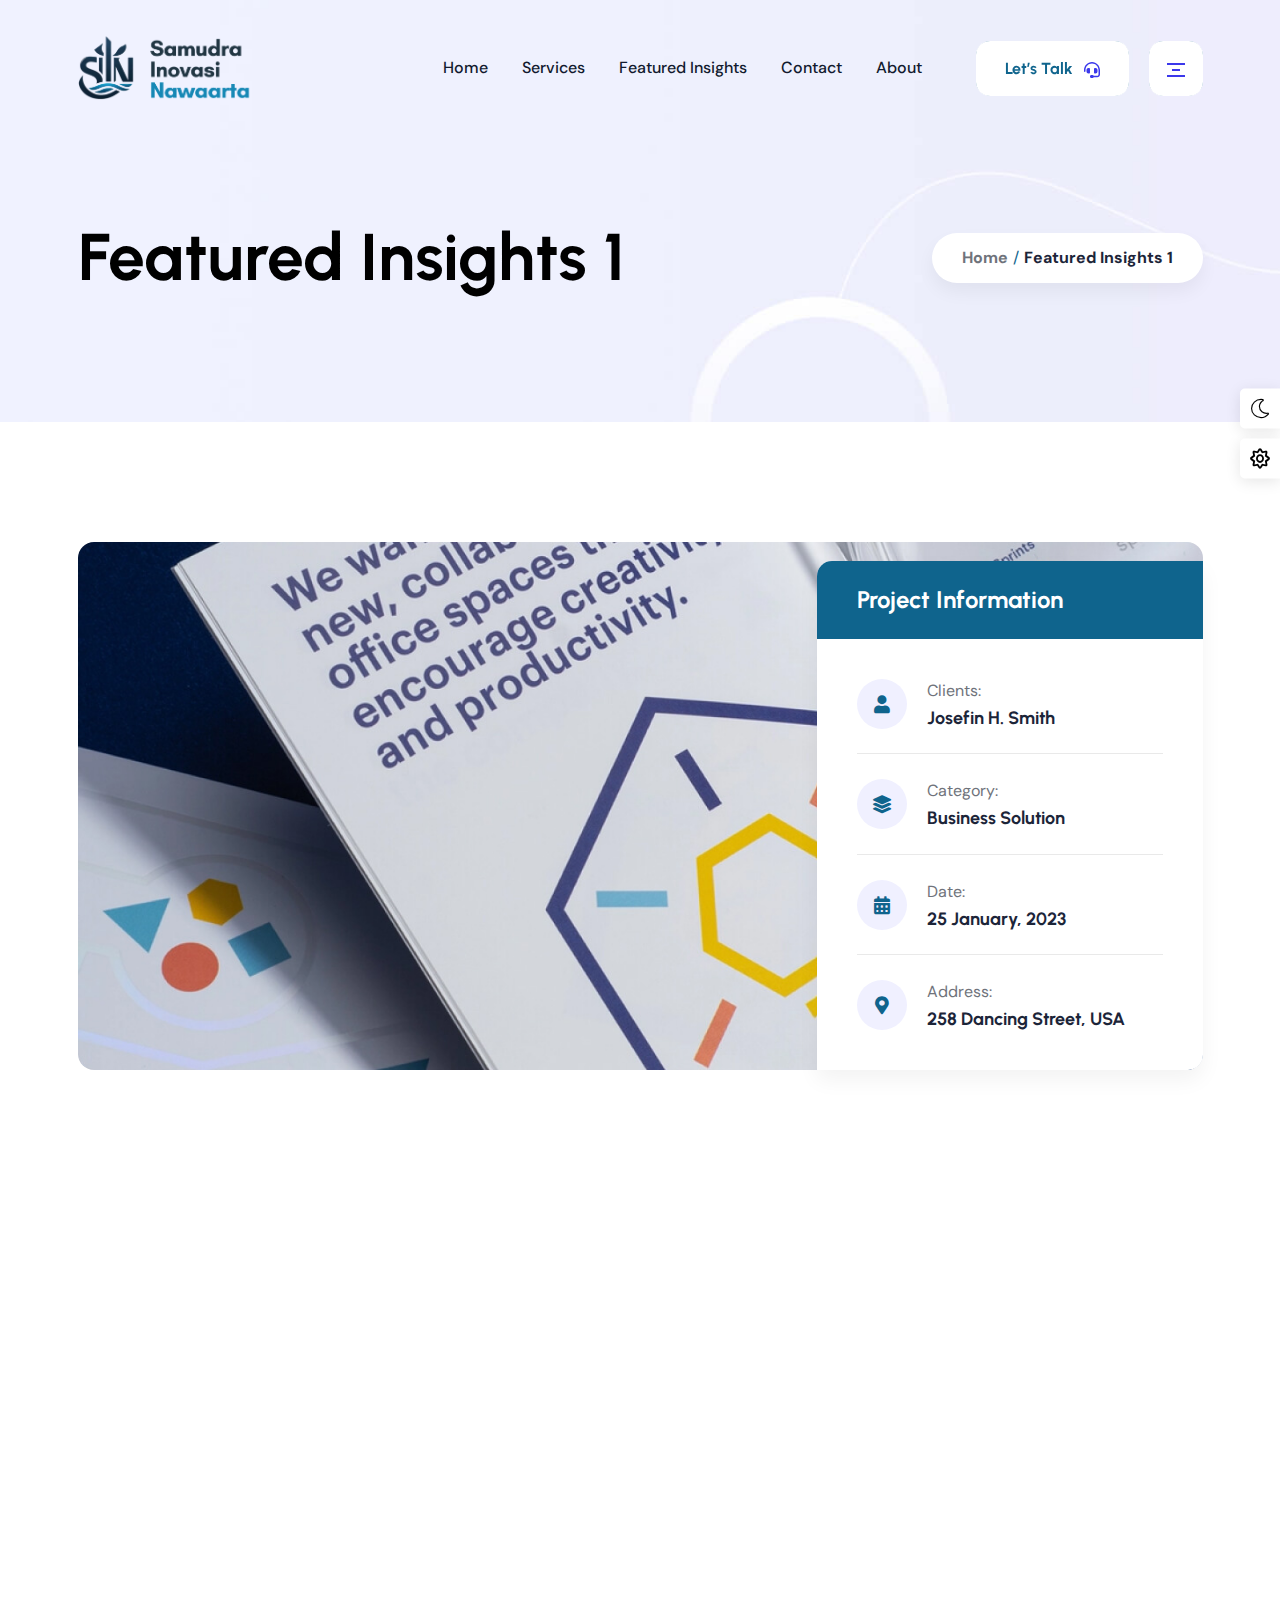
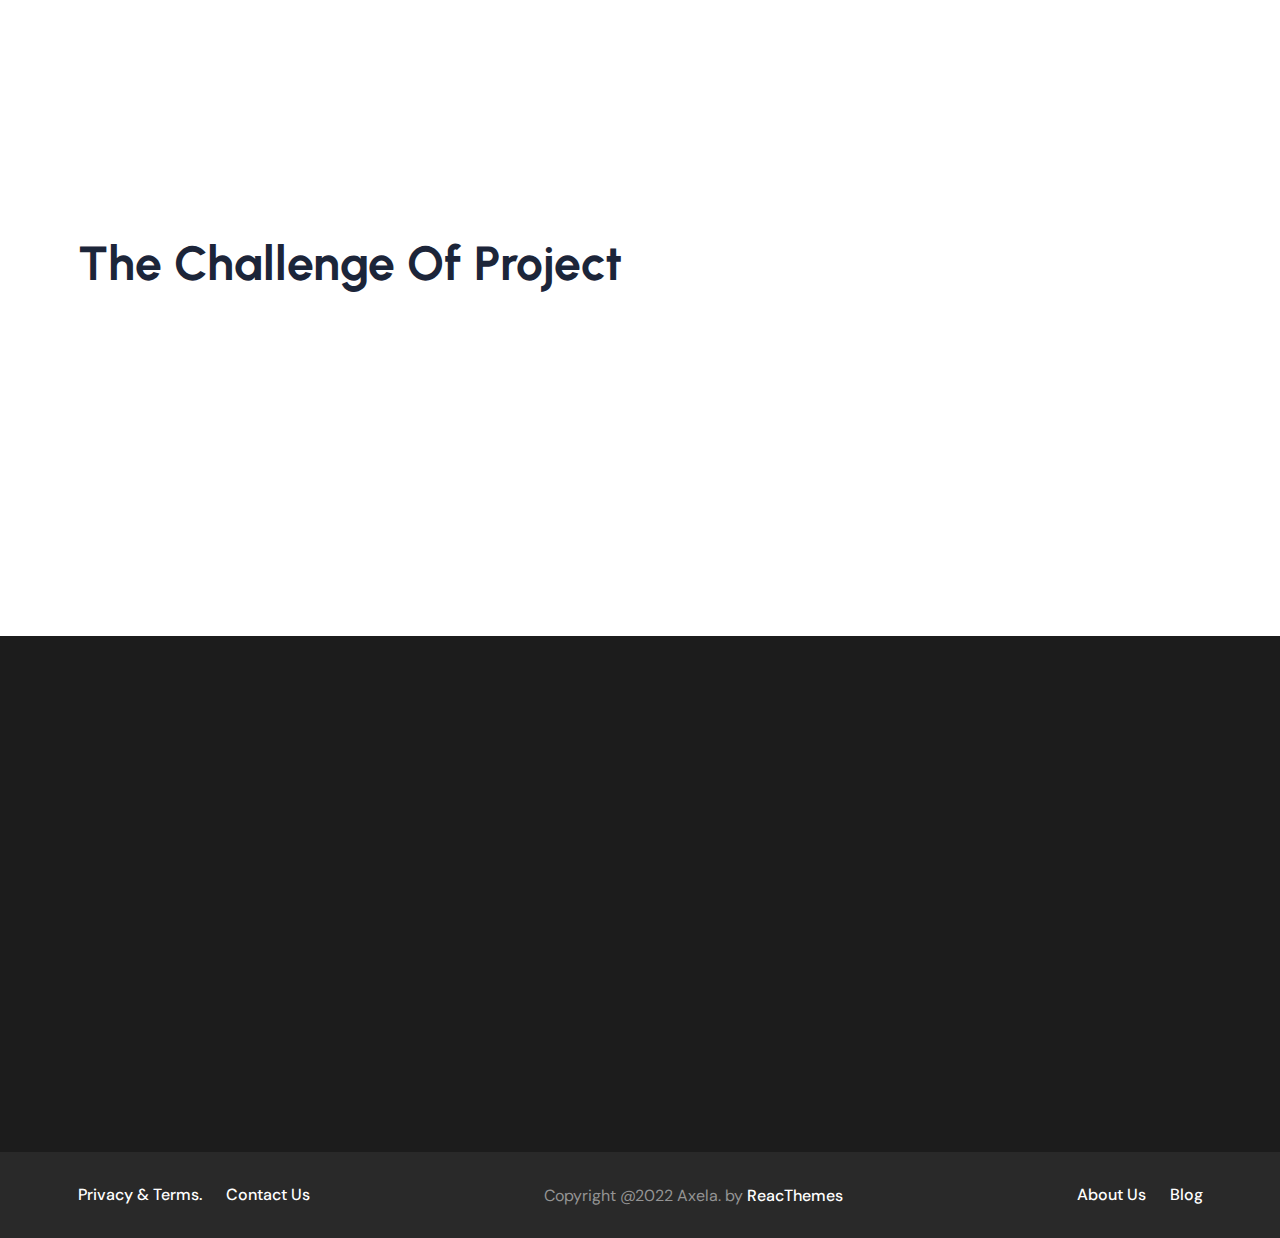
<file: project-details.html>
<!DOCTYPE html>
<html lang="en">

<head>
    <meta charset="UTF-8">
    <meta http-equiv="X-UA-Compatible" content="IE=edge">
    <meta name="viewport" content="width=device-width, initial-scale=1.0">
    <title>Samudra Inovasi Nawaarta</title>
    <link rel="shortcut icon" type="image/x-icon" href="assets/images/fav.png">
    <link rel="stylesheet" href="assets/css/plugins/swiper.min.css">
    <link rel="stylesheet" href="assets/css/plugins/fontawesome-5.css">
    <link rel="stylesheet" href="assets/css/plugins/unicons.css">
    <link rel="stylesheet" href="assets/css/plugins/fancybox.min.css">
    <link rel="stylesheet" href="assets/css/plugins/metismenu.css">
    <link rel="stylesheet" href="assets/css/vendor/bootstrap.min.css">
    <link rel="stylesheet" href="assets/css/plugins/hover-revel.css">
    <link rel="stylesheet" href="assets/css/plugins/animate.min.css">
    <link rel="stylesheet" href="assets/css/style.css">
</head>

<body>
    <!-- start header area -->
    <!-- header one -->
    <header class="header-one header--sticky">
        <div class="container">
            <div class="row align-items-center">
                <div class="col-lg-2 col-md-3 col-4">
                    <!-- logo area start -->
                    <a href="index.html" class="thumbnail">
                        <img class="active-light" src="assets/images/logo/logopt.png">
                        <img class="active-dark" src="assets/images/logo/logoptdark.png">
                    </a>
                    <!-- logo area end -->
                </div>
                <div class="col-lg-7 d-none d-xl-block">
                    <div class="main-header">
                        <div class="main-header">
                            <nav class="main-nav">
                                <ul class="mainmenu">
                                    <li><a href="index.html">Home</a></li>
                                    <li><a href="service.html">Services</a></li>
                                    <li><a href="project-details.html">Featured Insights</a></li>
                                    <li><a href="contactus.html">Contact</a></li>
                                    <li><a href="about.html">About</a></li>
                                </ul>
                            </nav>
                        </div>
                    </div>
                </div>
                <div class="col-xl-3 col-lg-10 col-md-9 col-8">
                    <div class="header-right">
                        <a href="#" class="rts-btn btn-secondary call-btn">Let’s Talk
                            <svg xmlns="http://www.w3.org/2000/svg" width="16" height="16" viewBox="0 0 16 16" fill="none">
                                <path d="M5.96875 7C5.96875 6.46875 5.5 6 4.96875 6H4.5C3.375 6 2.5 6.90625 2.5 8.03125V9.5C2.5 10.625 3.375 11.5 4.5 11.5H5C5.53125 11.5 6 11.0625 6 10.5L5.96875 7ZM8 0C3.5 0 0.125 3.75 0 8V9.25C0 9.6875 0.3125 10 0.71875 10C1.09375 10 1.5 9.6875 1.5 9.25V8C1.5 4.4375 4.40625 1.53125 8 1.53125C11.5625 1.53125 14.5 4.4375 14.5 8V12.5C14.5 13.2188 13.9375 13.75 13.25 13.75H9.78125C9.53125 13.3125 9.03125 13 8.5 13H7.53125C6.8125 13 6.15625 13.5 6 14.2188C5.84375 15.1875 6.5625 16 7.46875 16H8.5C9.03125 16 9.53125 15.7188 9.78125 15.25H13.25C14.75 15.25 16 14.0312 16 12.5V8C15.8438 3.75 12.4688 0 8 0ZM11.5 11.5C12.5938 11.5 13.5 10.625 13.5 9.5V8.03125C13.5 6.90625 12.5938 6 11.5 6H11C10.4375 6 10 6.46875 10 7.03125V10.5C10 11.0625 10.4375 11.5 11 11.5H11.5Z" fill="#3B38EB" />
                            </svg>
                        </a>
                        <a id="menu-btn" href="#" class="rts-btn btn-secondary menu-btn" onclick="event.preventDefault();">
                            <svg xmlns="http://www.w3.org/2000/svg" width="18" height="14" viewBox="0 0 18 14" fill="none">
                                <rect y="12" width="18" height="2" fill="#3B38EB" />
                                <rect x="5" y="6" width="8" height="2" fill="#3B38EB" />
                                <rect width="18" height="2" fill="#3B38EB" />
                            </svg>
                        </a>
                    </div>
                </div>
            </div>
        </div>
    </header>
    <!-- header one End -->
    <!-- ENd Header Area -->
    <div id="side-bar" class="side-bar">
        <button class="close-icon-menu"><i class="far fa-times"></i></button>
        <!-- inner menu area desktop start -->
        <div class="rts-sidebar-menu-desktop">
            <a class="logo-1" href="index.html"><img class="logo" src="assets/images/logo/logopt.png"></a>
            <a class="logo-2" href="index.html"><img class="normal logo" src="assets/images/logo/logoptdark.png"></a>
            <div class="body d-none d-xl-block">
                <p class="disc">
                    <b>Sinergity</b> in Empowerment
                    <b>Innovation</b> for Transform Value
                    <b>Novelty</b> in Organization Culture
                </p>
                <div class="social-wrapper-two">
                    <ul class="social-area">
                        <li data-sal-delay="150" data-sal="slide-up" data-sal-duration="800" class="sal-animate"><a
                                href="#"><i class="fab fa-facebook-f"></i></a></li>
                        <li data-sal-delay="250" data-sal="slide-up" data-sal-duration="800" class="sal-animate"><a
                                href="#"><i class="fab fa-twitter"></i></a></li>
                        <li data-sal-delay="350" data-sal="slide-up" data-sal-duration="800" class="sal-animate"><a
                                href="#"><i class="fab fa-linkedin-in"></i></a></li>
                        <li data-sal-delay="450" data-sal="slide-up" data-sal-duration="800" class="sal-animate"><a
                                href="#"><i class="fab fa-skype"></i></a></li>
                    </ul>
                </div>
                <div class="get-in-touch mt--50">
                    <!-- title -->
                    <div class="h6 title">Get In Touch</div>
                    <!-- title End -->
                    <div class="wrapper">
                        <!-- single -->
                        <div class="single">
                            <i class="fas fa-phone-alt"></i>
                            <a href="#">0898-7987-989</a>
                        </div>
                        <!-- single ENd -->
                        <!-- single -->
                        <div class="single">
                            <i class="fas fa-envelope"></i>
                            <a href="#">samudrainovasinawaarta@gmail.com</a>
                        </div>
                        <!-- single ENd -->
                        <!-- single -->
                        <div class="single">
                            <i class="fas fa-globe"></i>
                            <a href="#">www.samudrainovasinawaarta.com</a>
                        </div>
                        <!-- single ENd -->
                        <!-- single -->
                        <div class="single">
                            <i class="fas fa-map-marker-alt"></i>
                            <a href="#">Perum Taman Janti Blok C No.2</a>
                        </div>
                        <!-- single ENd -->
                    </div>
                </div>
            </div>
            <div class="body-mobile d-block d-xl-none">
                <nav class="nav-main mainmenu-nav mt--30">
                    <ul class="mainmenu" id="mobile-menu-active">
                        <li><a href="index.html">Home</a></li>
                        <li><a href="service.html">Services</a></li>
                        <li><a href="portfolio-style-2.html">Featured Insights</a></li>
                        <li><a href="contactus.html">Contact</a></li>
                        <li><a href="about.html">About</a></li>
                    </ul>
                </nav>
                <div class="social-wrapper-two mt--50">
                    <ul class="social-area">
                        <li data-sal-delay="150" data-sal="slide-up" data-sal-duration="800" class="sal-animate"><a
                                href="#"><i class="fab fa-facebook-f"></i></a></li>
                        <li data-sal-delay="250" data-sal="slide-up" data-sal-duration="800" class="sal-animate"><a
                                href="#"><i class="fab fa-twitter"></i></a></li>
                        <li data-sal-delay="350" data-sal="slide-up" data-sal-duration="800" class="sal-animate"><a
                                href="#"><i class="fab fa-linkedin-in"></i></a></li>
                        <li data-sal-delay="450" data-sal="slide-up" data-sal-duration="800" class="sal-animate"><a
                                href="#"><i class="fab fa-skype"></i></a></li>
                    </ul>
                </div>
                <!-- <a href="#" class="rts-btn btn-primary ml--20 ml_sm--5 header-one-btn quote-btnmenu">Get Quote</a> -->
            </div>
        </div>
        <!-- inner menu area desktop End -->
    </div>

    <div id="anywhere-home"></div>

    <!-- start breadcrumb area -->
    <div class="rts-breadcrumb-area breadcrumb-bg bg_image">
        <div class="container">
            <div class="row align-items-center">
                <div class="col-xl-6 col-lg-6 col-md-6 col-sm-12 col-12 breadcrumb-1">
                    <h1 class="title" data-sal-delay="150" data-sal="slide-up" data-sal-duration="800">Featured Insights 1</h1>
                </div>
                <div class="col-xl-6 col-lg-6 col-md-6 col-sm-12 col-12">
                    <div class="bread-tag">
                        <a href="index.html" data-sal-delay="250" data-sal="slide-up" data-sal-duration="800">Home</a>
                        <span> / </span>
                        <a href="#" class="active" data-sal-delay="450" data-sal="slide-up" data-sal-duration="800">Featured Insights 1</a>
                    </div>
                </div>
            </div>
        </div>
    </div>
    <!-- end breadcrumb area -->

    <!-- project details image area -->
    <div class="rts-project-details-area rts-section-gap">
        <div class="container">
            <div class="row">
                <div class="col-12" data-sal-delay="150" data-sal="slide-up" data-sal-duration="800">
                    <div class="big-bg-porduct-details">
                        <img src="assets/images/portfolio/bg-lg-01.jpg" alt="Business_Finbiz">
                        <div class="project-info" data-sal-delay="250" data-sal="slide-up" data-sal-duration="800">
                            <div class="info-head">
                                <h5 class="title">Project Information</h5>
                            </div>
                            <div class="info-body">
                                <!-- single info -->
                                <div class="single-info">
                                    <div class="info-ico">
                                        <i class="fas fa-user"></i>
                                    </div>
                                    <div class="info-details">
                                        <span>Clients:</span>
                                        <h6 class="name">Josefin H. Smith</h6>
                                    </div>
                                </div>
                                <!-- end single info -->
                                <!-- single info -->
                                <div class="single-info">
                                    <div class="info-ico">
                                        <i class="fas fa-layer-group"></i>
                                    </div>
                                    <div class="info-details">
                                        <span>Category:</span>
                                        <h6 class="name">Business Solution</h6>
                                    </div>
                                </div>
                                <!-- end single info -->
                                <!-- single info -->
                                <div class="single-info">
                                    <div class="info-ico">
                                        <i class="fas fa-calendar-alt"></i>
                                    </div>
                                    <div class="info-details">
                                        <span>Date:</span>
                                        <h6 class="name">25 January, 2023</h6>
                                    </div>
                                </div>
                                <!-- end single info -->
                                <!-- single info -->
                                <div class="single-info">
                                    <div class="info-ico">
                                        <i class="fas fa-map-marker-alt"></i>
                                    </div>
                                    <div class="info-details">
                                        <span>Address:</span>
                                        <h6 class="name">258 Dancing Street, USA</h6>
                                    </div>
                                </div>
                                <!-- end single info -->
                            </div>
                        </div>
                    </div>
                </div>
            </div>
            <div class="row mt--70 mb--50">
                <div class="col-12">
                    <div class="product-details-main-inner">
                        <span data-sal-delay="150" data-sal="slide-up" data-sal-duration="800">Growth Solution</span>
                        <h3 class="title" data-sal-delay="250" data-sal="slide-up" data-sal-duration="800">Our Business Growth</h3>
                        <p class="disc" data-sal-delay="350" data-sal="slide-up" data-sal-duration="800">Netus platea nec commodo tincidunt felis orci iaculis facilisi. Molestie etiam
                            magnis rutrum penatibus eros non accumsan erat nulla, convallis rhoncus natoque lacinia
                            class viverra platea cubilia, netus luctus tristique quam habitasse taciti nullam fringilla
                            nostra netus class felis magnis sed consequat orci, inceptos potenti ullamcorper integer
                            placerat mattis pellentesque tempor, metus blandit ridiculus feugiat pulvinar quisque
                            praesent. Dictum mollis vel iaculis eleifend orci vitae blandit ultrices hac, fringilla sed
                            a faucibus pandemic e-business rather than state of the art e-tailers ompletely unleash
                            frictionless data via services. </p>
                        <p class="italic" data-sal-delay="450" data-sal="slide-up" data-sal-duration="800">
                            “Tortor nunc dictumst sapien inceptos libero natoque maecenas metus viverra commodo
                            dignissim
                            magna, donec odio leo varius nullam potenti porta facilisi vulputate sollicitudin montes
                            ostra
                            vel himenaeos sem sociosqu erat inceptos”</p>
                    </div>
                </div>
            </div>
            <div class="row g-5 mb--60">
                <div class="col-lg-4" data-sal-delay="150" data-sal="slide-up" data-sal-duration="800">
                    <div class="thumbnail">
                        <img src="assets/images/product/d-01.jpg" alt="">
                    </div>
                </div>
                <div class="col-lg-4" data-sal-delay="250" data-sal="slide-up" data-sal-duration="800">
                    <div class="thumbnail">
                        <img src="assets/images/product/d-02.jpg" alt="">
                    </div>
                </div>
                <div class="col-lg-4" data-sal-delay="350" data-sal="slide-up" data-sal-duration="800">
                    <div class="thumbnail">
                        <img src="assets/images/product/d-03.jpg" alt="">
                    </div>
                </div>
            </div>
            <div class="row g-5">
                <div class="col-12">
                    <h3 class="title mb--0">The Challenge Of Project</h3>
                </div>
                <div class="col-xl-6 col-lg-6 col-md-12 col-sm-12 col-12 pr--80" data-sal-delay="150" data-sal="slide-up" data-sal-duration="800">
                    <div class="single-project-details-challenge">
                        <div class="icon">
                            <i class="far fa-check-circle"></i>
                        </div>
                        <p class="details">
                            The housekeepers we hired are professionals who take pride in doing
                            excellent work and in exceed.
                        </p>
                    </div>
                    <div class="single-project-details-challenge">
                        <div class="icon">
                            <i class="far fa-check-circle"></i>
                        </div>
                        <p class="details">
                            Facilisi odio mus quam risus vestibulum torquent eleifend integer semper ridiculus mi habitasse, imperdiet
                        </p>
                    </div>
                    <div class="single-project-details-challenge">
                        <div class="icon">
                            <i class="far fa-check-circle"></i>
                        </div>
                        <p class="details">
                            Laoreet mus quisque rhoncus himenaeos praesent enim tortor life dapibus pharetra netus duis vel habitant
                        </p>
                    </div>
                </div>
                <div class="col-xl-6 col-lg-6 col-md-12 col-sm-12 col-12 pr--80" data-sal-delay="150" data-sal="slide-up" data-sal-duration="800">
                    <div class="single-project-details-challenge">
                        <div class="icon">
                            <i class="far fa-check-circle"></i>
                        </div>
                        <p class="details">
                            The housekeepers we hired are professionals who take pride in doing
                            excellent work and in exceed.
                        </p>
                    </div>
                    <div class="single-project-details-challenge">
                        <div class="icon">
                            <i class="far fa-check-circle"></i>
                        </div>
                        <p class="details">
                            Facilisi odio mus quam risus vestibulum torquent eleifend integer semper ridiculus mi habitasse, imperdiet
                        </p>
                    </div>
                    <div class="single-project-details-challenge">
                        <div class="icon">
                            <i class="far fa-check-circle"></i>
                        </div>
                        <p class="details">
                            Laoreet mus quisque rhoncus himenaeos praesent enim tortor life dapibus pharetra netus duis vel habitant
                        </p>
                    </div>
                </div>
            </div>
        </div>
    </div>
    <!-- project details image area end -->

    <!-- start header area -->
    <!-- footer area start -->
    <div class="rts-footer-area-one rts-section-gap footer-one-bg">
        <div class="container">
            <div class="row">
                <div class="bg-footer-one-shape">
                    <div class="wrapper">
                        <img class="footer_shape small" src="assets/images/footer/01.png" alt="Footer_bg" data-sal-delay="150" data-sal="zoom-in" data-sal-duration="800">
                        <img class="footer_shape large" src="assets/images/footer/02.png" alt="Footer_bg" data-sal-delay="150" data-sal="zoom-in" data-sal-duration="800">
                    </div>
                </div>
                <div class="col-lg-4">
                    <div class="footer-one-left">
                        <a class="logo" href="#">
                            <img src="assets/images/logo/logo-2.svg" alt="Logo_image" data-sal-delay="150" data-sal="slide-up" data-sal-duration="800">
                        </a>
                        <p class="disc" data-sal-delay="250" data-sal="slide-up" data-sal-duration="800">
                            Tempus nula rhoncus euismod curae masa cras justo, quisque semper molestie primis porttitor mus tempor dapibus
                        </p>
                        <ul class="social-area">
                            <li data-sal-delay="150" data-sal="slide-up" data-sal-duration="800"><a href="#"><i class="fab fa-facebook-f"></i></a></li>
                            <li data-sal-delay="250" data-sal="slide-up" data-sal-duration="800"><a href="#"><i class="fab fa-twitter"></i></a></li>
                            <li data-sal-delay="350" data-sal="slide-up" data-sal-duration="800"><a href="#"><i class="fab fa-linkedin-in"></i></a></li>
                            <li data-sal-delay="450" data-sal="slide-up" data-sal-duration="800"><a href="#"><i class="fab fa-skype"></i></a></li>
                        </ul>
                    </div>
                </div>
                <div class="col-lg-8">
                    <div class="footer-right-one">
                        <div class="single-wized-footer">
                            <h5 class="title-heading" data-sal-delay="150" data-sal="slide-up" data-sal-duration="800">
                                Services
                            </h5>
                            <ul class="list">
                                <li data-sal-delay="150" data-sal="slide-up" data-sal-duration="800"><a href="service-details.html">Branding Design</a></li>
                                <li data-sal-delay="250" data-sal="slide-up" data-sal-duration="800"><a href="service-details.html">Website Development</a></li>
                                <li data-sal-delay="350" data-sal="slide-up" data-sal-duration="800"><a href="service-details.html">App Design</a></li>
                                <li data-sal-delay="450" data-sal="slide-up" data-sal-duration="800"><a href="service-details.html">Digital Marketing</a></li>
                                <li data-sal-delay="550" data-sal="slide-up" data-sal-duration="800"><a href="service-details.html">Product Development</a></li>
                            </ul>
                        </div>
                        <div class="single-wized-footer">
                            <h5 class="title-heading" data-sal-delay="150" data-sal="slide-up" data-sal-duration="800">
                                Resourses
                            </h5>
                            <ul class="list">
                                <li data-sal-delay="150" data-sal="slide-up" data-sal-duration="800"><a href="blog-list.html">Blog</a></li>
                                <li data-sal-delay="250" data-sal="slide-up" data-sal-duration="800"><a href="portfolio.html">Case Study</a></li>
                                <li data-sal-delay="350" data-sal="slide-up" data-sal-duration="800"><a href="portfolio.html">Portfolio</a></li>
                                <li data-sal-delay="450" data-sal="slide-up" data-sal-duration="800"><a href="team.html">Team pages</a></li>
                            </ul>
                        </div>
                        <div class="single-wized-footer">
                            <h5 class="title-heading" data-sal-delay="150" data-sal="slide-up" data-sal-duration="800">
                                Support
                            </h5>
                            <ul class="list">
                                <li data-sal-delay="150" data-sal="slide-up" data-sal-duration="800"><a href="contactus.html">Contact</a></li>
                                <li data-sal-delay="250" data-sal="slide-up" data-sal-duration="800"><a href="#">Privacy Policy</a></li>
                                <li data-sal-delay="350" data-sal="slide-up" data-sal-duration="800"><a href="#">Terms of Use</a></li>
                            </ul>
                        </div>
                    </div>
                </div>
            </div>
        </div>
    </div>
    <!-- footer area end -->

    <!-- rts-copyright-area -->
    <div class="rts-copyright-area ptb--30 ptb_sm--15">
        <div class="container">
            <div class="row">
                <div class="col-12">
                    <div class="copyu-right-wrapper">
                        <div class="left single">
                            <a href="#">Privacy & Terms.</a>
                            <a href="contactus.html" class="ml--20">Contact Us</a>
                        </div>
                        <div class="left single">
                            <p>Copyright @2022 Axela. by <a href="https://themeforest.net/user/reacthemes/portfolio">ReacThemes</a></p>
                        </div>
                        <div class="left single">
                            <a href="about.html">About Us</a>
                            <a href="blog-list.html" class="ml--20">Blog</a>
                        </div>
                    </div>
                </div>
            </div>
        </div>
    </div>
    <!-- rts-copyright-area ENd -->
    <!-- ENd Header Area -->

    <div class="modal-sidebar-scroll rts-dark-light">
        <ul>
            <li><span>Dark</span><i class="rts-go-dark fal fa-moon"></i></li>
            <li><span>Light</span><i class="rts-go-light far fa-sun"></i></li>
        </ul>
    </div>


    <div class="loader-wrapper">
        <div class="loader">
        </div>
        <div class="loader-section section-left"></div>
        <div class="loader-section section-right"></div>
    </div>


    <div class="progress-wrap">
        <svg class="progress-circle svg-content" width="100%" height="100%" viewBox="-1 -1 102 102">
            <path d="M50,1 a49,49 0 0,1 0,98 a49,49 0 0,1 0,-98" style="transition: stroke-dashoffset 10ms linear 0s; stroke-dasharray: 307.919, 307.919; stroke-dashoffset: 307.919;"></path>
        </svg>
    </div>


    <!-- scripts start form hear -->
    <script src="assets/js/vendor/jquery.min.js"></script>
    <script src="assets/js/vendor/jqueryui.js"></script>
    <script src="assets/js/vendor/waypoint.js"></script>
    <script src="assets/js/plugins/swiper.js"></script>
    <script src="assets/js/plugins/counterup.js"></script>
    <script src="assets/js/plugins/sal.min.js"></script>
    <script src="assets/js/plugins/fancybox.js"></script>
    <script src="assets/js/plugins/metismenu.js"></script>
    <script src="assets/js/plugins/marquery.js"></script>
    <script src="assets/js/vendor/bootstrap.min.js"></script>
    <script src="assets/js/vendor/waw.js"></script>


    <script src="assets/js/plugins/hover-revel.js"></script>
    <script src="assets/js/plugins/twinmax.js"></script>


    <script src="assets/js/plugins/contact.form.js"></script>


    <!-- main Js -->
    <script src="assets/js/main.js"></script>
    <!-- scripts end form hear -->
</body>

</html>
</file>
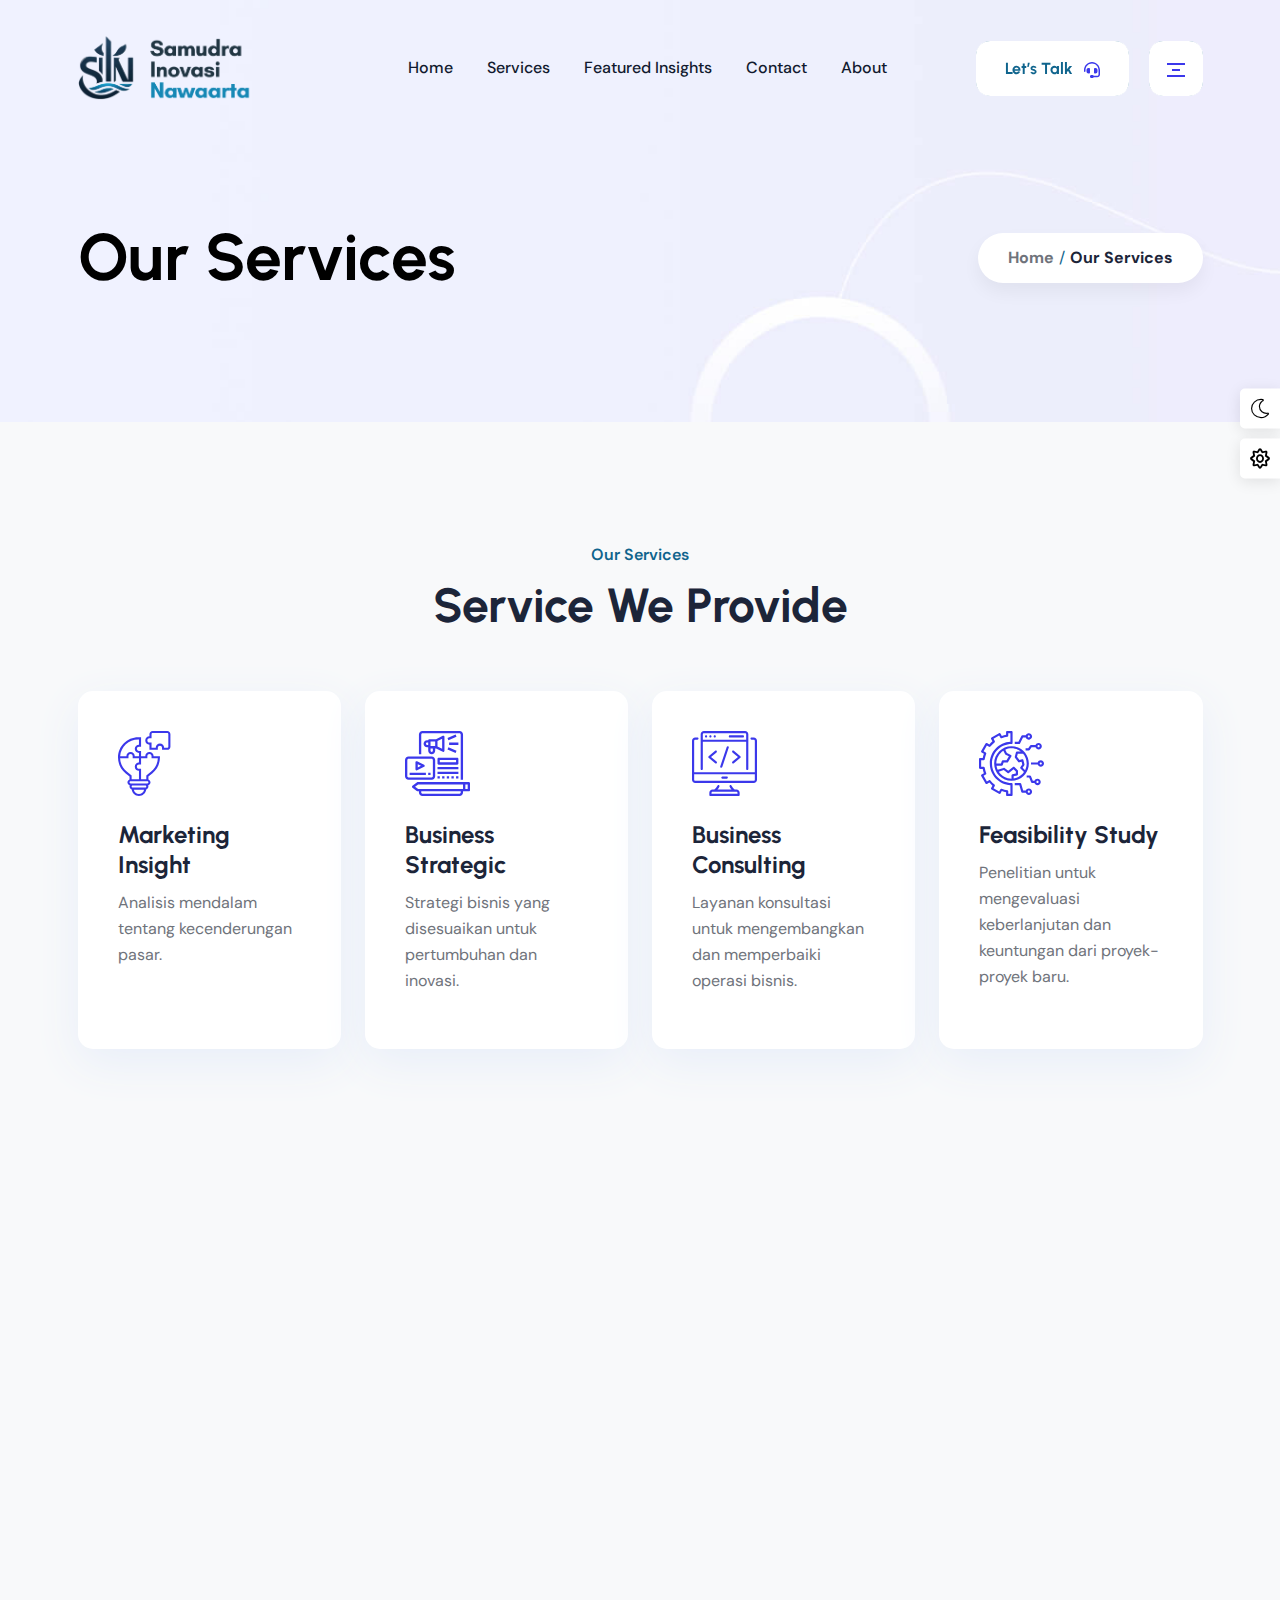
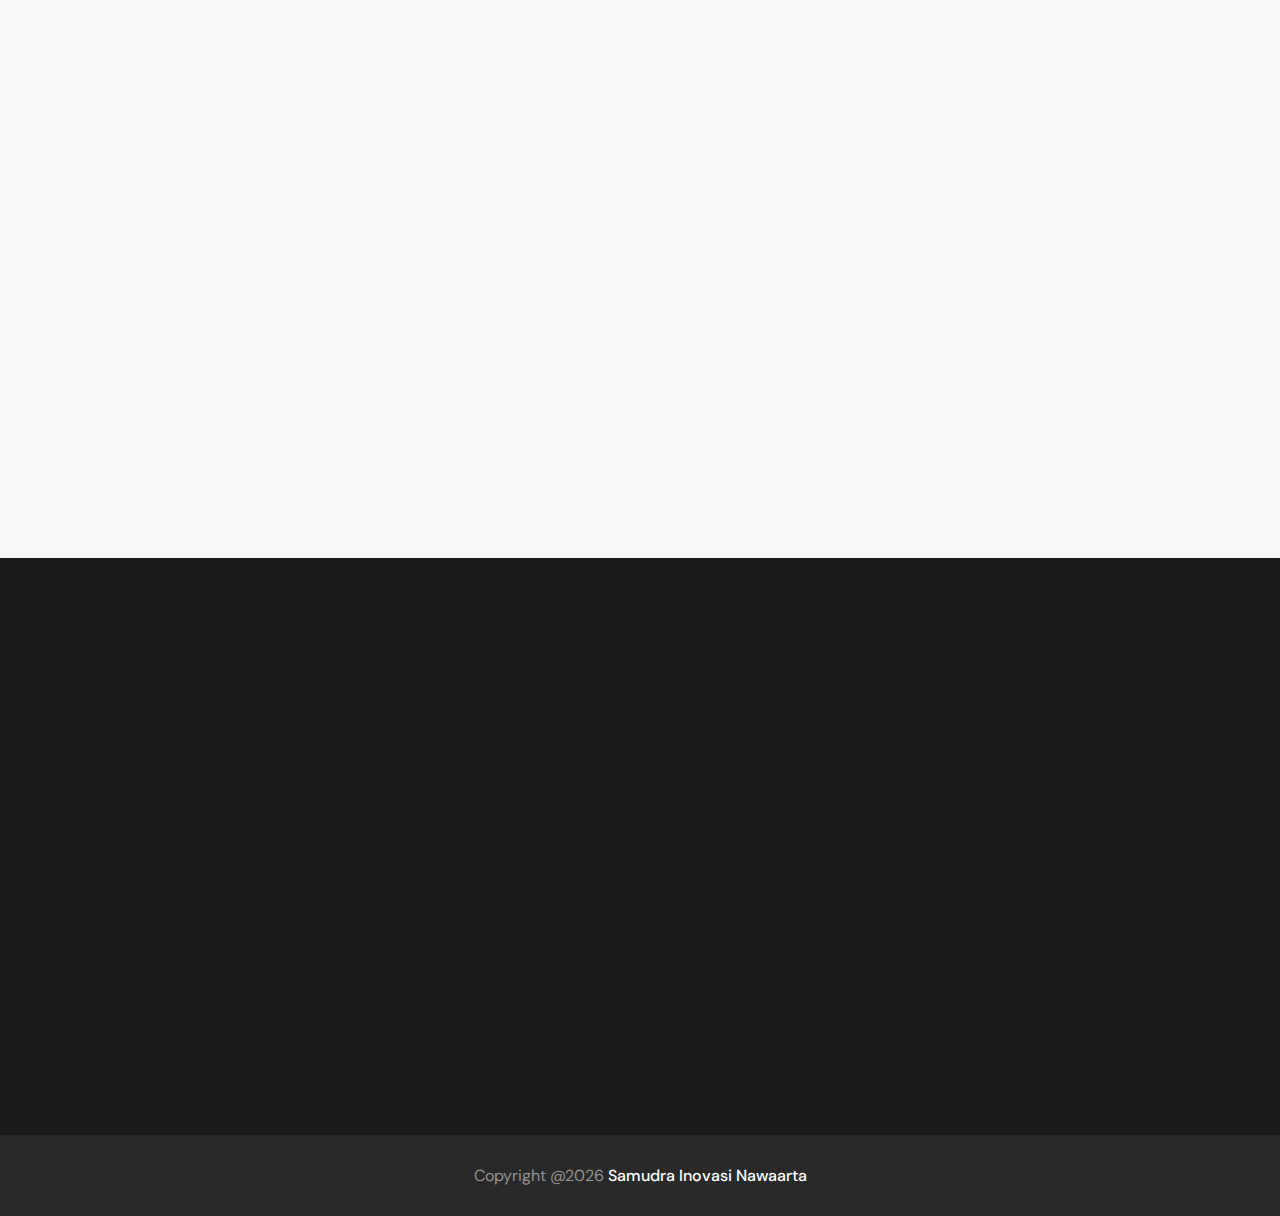
<file: service.html>
<!DOCTYPE html>
<html lang="en">

<head>
    <meta charset="UTF-8">
    <meta http-equiv="X-UA-Compatible" content="IE=edge">
    <meta name="viewport" content="width=device-width, initial-scale=1.0">
    <title>Samudra Inovasi Nawaarta</title>
    <link rel="shortcut icon" type="image/x-icon" href="assets/images/fav.png">
    <link rel="stylesheet" href="assets/css/plugins/swiper.min.css">
    <link rel="stylesheet" href="assets/css/plugins/fontawesome-5.css">
    <link rel="stylesheet" href="assets/css/plugins/unicons.css">
    <link rel="stylesheet" href="assets/css/plugins/fancybox.min.css">
    <link rel="stylesheet" href="assets/css/plugins/metismenu.css">
    <link rel="stylesheet" href="assets/css/vendor/bootstrap.min.css">
    <link rel="stylesheet" href="assets/css/plugins/hover-revel.css">
    <link rel="stylesheet" href="assets/css/plugins/animate.min.css">
    <link rel="stylesheet" href="assets/css/style.css">
</head>

<body>
    <!-- start header area -->
    <!-- header one -->
    <header class="header-one header--sticky">
        <div class="container">
            <div class="row align-items-center">
                <div class="col-lg-2 col-md-3 col-4">
                    <!-- logo area start -->
                    <a href="index.html" class="thumbnail">
                        <img class="active-light" src="assets/images/logo/logopt.png" alt="axela-logo">
                    </a>
                    <!-- logo area end -->
                </div>
                <div class="col-lg-7 d-none d-xl-block">
                    <div class="main-header">
                        <nav class="main-nav">
                            <ul class="mainmenu">
                                <li><a href="index.html">Home</a></li>
                                <li><a href="service.html">Services</a></li>
                                <li><a href="portfolio-style-2.html">Featured Insights</a></li>
                                <li><a href="contactus.html">Contact</a></li>
                                <li><a href="about.html">About</a></li>
                            </ul>
                        </nav>
                    </div>
                </div>
                <div class="col-xl-3 col-lg-10 col-md-9 col-8">
                    <div class="header-right">
                        <a href="https://wa.me/08987987989" class="rts-btn btn-secondary call-btn">Let’s Talk
                            <svg xmlns="http://www.w3.org/2000/svg" width="16" height="16" viewBox="0 0 16 16" fill="none">
                                <path d="M5.96875 7C5.96875 6.46875 5.5 6 4.96875 6H4.5C3.375 6 2.5 6.90625 2.5 8.03125V9.5C2.5 10.625 3.375 11.5 4.5 11.5H5C5.53125 11.5 6 11.0625 6 10.5L5.96875 7ZM8 0C3.5 0 0.125 3.75 0 8V9.25C0 9.6875 0.3125 10 0.71875 10C1.09375 10 1.5 9.6875 1.5 9.25V8C1.5 4.4375 4.40625 1.53125 8 1.53125C11.5625 1.53125 14.5 4.4375 14.5 8V12.5C14.5 13.2188 13.9375 13.75 13.25 13.75H9.78125C9.53125 13.3125 9.03125 13 8.5 13H7.53125C6.8125 13 6.15625 13.5 6 14.2188C5.84375 15.1875 6.5625 16 7.46875 16H8.5C9.03125 16 9.53125 15.7188 9.78125 15.25H13.25C14.75 15.25 16 14.0312 16 12.5V8C15.8438 3.75 12.4688 0 8 0ZM11.5 11.5C12.5938 11.5 13.5 10.625 13.5 9.5V8.03125C13.5 6.90625 12.5938 6 11.5 6H11C10.4375 6 10 6.46875 10 7.03125V10.5C10 11.0625 10.4375 11.5 11 11.5H11.5Z" fill="#3B38EB" />
                            </svg>
                        </a>
                        <a id="menu-btn" href="#" class="rts-btn btn-secondary menu-btn" onclick="event.preventDefault();">
                            <svg xmlns="http://www.w3.org/2000/svg" width="18" height="14" viewBox="0 0 18 14" fill="none">
                                <rect y="12" width="18" height="2" fill="#3B38EB" />
                                <rect x="5" y="6" width="8" height="2" fill="#3B38EB" />
                                <rect width="18" height="2" fill="#3B38EB" />
                            </svg>
                        </a>
                    </div>
                </div>
            </div>
        </div>
    </header>
    <!-- header one End -->
    <!-- ENd Header Area -->
    <div id="side-bar" class="side-bar">
        <button class="close-icon-menu"><i class="far fa-times"></i></button>
        <!-- inner menu area desktop start -->
        <div class="rts-sidebar-menu-desktop">
            <a class="logo-1" href="index.html"><img class="logo" src="assets/images/logo/logopt.png" alt="axela_logo"></a>
            <div class="body d-none d-xl-block">

                <p class="disc">
                    <b>Sinergity</b> in Empowerment
                    <b>Innovation</b> for Transform Value
                    <b>Novelty</b> in Organization Culture
                </p>
                <div class="social-wrapper-two">
                    <ul class="social-area">
                        <li data-sal-delay="150" data-sal="slide-up" data-sal-duration="800" class="sal-animate"><a href="#"><i class="fab fa-facebook-f"></i></a></li>
                        <li data-sal-delay="250" data-sal="slide-up" data-sal-duration="800" class="sal-animate"><a href="#"><i class="fab fa-twitter"></i></a></li>
                        <li data-sal-delay="350" data-sal="slide-up" data-sal-duration="800" class="sal-animate"><a href="#"><i class="fab fa-linkedin-in"></i></a></li>
                        <li data-sal-delay="450" data-sal="slide-up" data-sal-duration="800" class="sal-animate"><a href="#"><i class="fab fa-skype"></i></a></li>
                    </ul>
                </div>
                <div class="get-in-touch mt--50">
                    <!-- title -->
                    <div class="h6 title">Get In Touch</div>
                    <!-- title End -->
                    <div class="wrapper">
                        <!-- single -->
                        <div class="single">
                            <i class="fas fa-phone-alt"></i>
                            <a href="#">+8801234566789</a>
                        </div>
                        <!-- single ENd -->
                        <!-- single -->
                        <div class="single">
                            <i class="fas fa-envelope"></i>
                            <a href="#">example@gmail.com</a>
                        </div>
                        <!-- single ENd -->
                        <!-- single -->
                        <div class="single">
                            <i class="fas fa-globe"></i>
                            <a href="#">www.webexample.com</a>
                        </div>
                        <!-- single ENd -->
                        <!-- single -->
                        <div class="single">
                            <i class="fas fa-map-marker-alt"></i>
                            <a href="#">13/A, New Pro State, NYC</a>
                        </div>
                        <!-- single ENd -->
                    </div>
                </div>
            </div>
            <div class="body-mobile d-block d-xl-none">
                <nav class="nav-main mainmenu-nav mt--30">
                    <ul class="mainmenu" id="mobile-menu-active">
                        <li><a href="index.html">Home</a></li>
                        <li><a href="service.html">Services</a></li>
                        <li><a href="portfolio-style-2.html">Featured Insights</a></li>
                        <li><a href="contactus.html">Contact</a></li>
                        <li><a href="about.html">About</a></li>
                    </ul>
                </nav>
                <div class="social-wrapper-two mt--50">
                    <ul class="social-area">
                        <li data-sal-delay="150" data-sal="slide-up" data-sal-duration="800" class="sal-animate"><a href="#"><i class="fab fa-facebook-f"></i></a></li>
                        <li data-sal-delay="250" data-sal="slide-up" data-sal-duration="800" class="sal-animate"><a href="#"><i class="fab fa-twitter"></i></a></li>
                        <li data-sal-delay="350" data-sal="slide-up" data-sal-duration="800" class="sal-animate"><a href="#"><i class="fab fa-linkedin-in"></i></a></li>
                        <li data-sal-delay="450" data-sal="slide-up" data-sal-duration="800" class="sal-animate"><a href="#"><i class="fab fa-skype"></i></a></li>
                    </ul>
                </div>
                <!-- <a href="#" class="rts-btn btn-primary ml--20 ml_sm--5 header-one-btn quote-btnmenu">Get Quote</a> -->
            </div>
        </div>
        <!-- inner menu area desktop End -->
    </div>

    <div id="anywhere-home"></div>

    <!-- start breadcrumb area -->
    <div class="rts-breadcrumb-area breadcrumb-bg bg_image">
        <div class="container">
            <div class="row align-items-center">
                <div class="col-xl-6 col-lg-6 col-md-6 col-sm-12 col-12 breadcrumb-1">
                    <h1 class="title" data-sal-delay="150" data-sal="slide-up" data-sal-duration="800">Our Services</h1>
                </div>
                <div class="col-xl-6 col-lg-6 col-md-6 col-sm-12 col-12">
                    <div class="bread-tag">
                        <a href="index.html" data-sal-delay="250" data-sal="slide-up" data-sal-duration="800">Home</a>
                        <span> / </span>
                        <a href="service.html" class="active" data-sal-delay="450" data-sal="slide-up" data-sal-duration="800">Our Services</a>
                    </div>
                </div>
            </div>
        </div>
    </div>
    <!-- end breadcrumb area -->

    <!-- service-appoinment-area start -->
    <div class="rts-service-area bg-light rts-section-gap service-bg_shape service-inner">
        <div class="container">
            <div class="row">
                <div class="col-lg-12">
                    <div class="title-area text-center">
                        <span data-sal-delay="150" data-sal="slide-up" data-sal-duration="800">Our Services</span>
                        <h3 class="title" data-sal-delay="250" data-sal="slide-up" data-sal-duration="800">Service We
                            Provide</h3>
                    </div>
                </div>
            </div>
            <div class="row g-24 mt--5">
                <div class="col-lg-3" data-sal-delay="150" data-sal="slide-up" data-sal-duration="800">
                    <!-- single service area start -->
                    <div class="rts-single-service-one">
                        <div class="icon">
                            <img src="assets/images/service/01.svg" alt="axela_service">
                        </div>
                        <a href="#">
                            <h5 class="title">
                                Marketing Insight
                            </h5>
                        </a>
                        <p class="disc">
                            Analisis mendalam tentang kecenderungan pasar.
                        </p>
                        <!-- <a href="#" class="rts-read-more">Learn More<i class="far fa-chevron-double-right"></i></a> -->
                    </div>
                    <!-- single service area end -->
                </div>
                <div class="col-lg-3" data-sal-delay="250" data-sal="slide-up" data-sal-duration="800">
                    <!-- single service area start -->
                    <div class="rts-single-service-one">
                        <div class="icon">
                            <img src="assets/images/service/02.svg" alt="axela_service">
                        </div>
                        <a href="#">
                            <h5 class="title">
                                Business Strategic
                            </h5>
                        </a>
                        <p class="disc">
                            Strategi bisnis yang disesuaikan untuk pertumbuhan dan inovasi.
                        </p>
                        <!-- <a href="#" class="rts-read-more">Learn More<i class="far fa-chevron-double-right"></i></a> -->
                    </div>
                    <!-- single service area end -->
                </div>
                <div class="col-lg-3" data-sal-delay="350" data-sal="slide-up" data-sal-duration="800">
                    <!-- single service area start -->
                    <div class="rts-single-service-one">
                        <div class="icon">
                            <img src="assets/images/service/03.svg" alt="axela_service">
                        </div>
                        <a href="#">
                            <h5 class="title">
                                Business Consulting
                            </h5>
                        </a>
                        <p class="disc">
                            Layanan konsultasi untuk mengembangkan dan memperbaiki operasi bisnis.
                        </p>
                        <!-- <a href="#" class="rts-read-more">Learn More<i class="far fa-chevron-double-right"></i></a> -->
                    </div>
                    <!-- single service area end -->
                </div>
                <div class="col-lg-3" data-sal-delay="450" data-sal="slide-up" data-sal-duration="800">
                    <!-- single service area start -->
                    <div class="rts-single-service-one">
                        <div class="icon">
                            <img src="assets/images/service/04.svg" alt="axela_service">
                        </div>
                        <a href="#">
                            <h5 class="title">
                                Feasibility Study
                            </h5>
                        </a>
                        <p class="disc">
                            Penelitian untuk mengevaluasi keberlanjutan dan keuntungan dari proyek-proyek baru.
                        </p>
                        <!-- <a href="#" class="rts-read-more">Learn More<i class="far fa-chevron-double-right"></i></a> -->
                    </div>
                    <!-- single service area end -->
                </div>
                <div class="col-lg-3" data-sal-delay="150" data-sal="slide-up" data-sal-duration="800">
                    <!-- single service area start -->
                    <div class="rts-single-service-one">
                        <div class="icon">
                            <img src="assets/images/service/05.svg" alt="axela_service">
                        </div>
                        <a href="#">
                            <h5 class="title">
                                Public Planning & Policy Brief
                            </h5>
                        </a>
                        <p class="disc">
                            Dukungan dalam perencanaan publik dan pengembangan kebijakan.
                        </p>
                        <!-- <a href="#" class="rts-read-more">Learn More<i class="far fa-chevron-double-right"></i></a> -->
                    </div>
                    <!-- single service area end -->
                </div>
                <div class="col-lg-3" data-sal-delay="250" data-sal="slide-up" data-sal-duration="800">
                    <!-- single service area start -->
                    <div class="rts-single-service-one">
                        <div class="icon">
                            <img src="assets/images/service/06.svg" alt="axela_service">
                        </div>
                        <a href="#">
                            <h5 class="title">
                                Business Process in Public Service Context
                            </h5>
                        </a>
                        <p class="disc">
                            Optimalisasi proses bisnis dalam konteks layanan publik.
                        </p>
                        <!-- <a href="#" class="rts-read-more">Learn More<i class="far fa-chevron-double-right"></i></a> -->
                    </div>
                    <!-- single service area end -->
                </div>
                <div class="col-lg-3" data-sal-delay="350" data-sal="slide-up" data-sal-duration="800">
                    <!-- single service area start -->
                    <div class="rts-single-service-one">
                        <div class="icon">
                            <img src="assets/images/service/07.svg" alt="axela_service">
                        </div>
                        <a href="#">
                            <h5 class="title">
                                Public Service Perception Survey
                            </h5>
                        </a>
                        <p class="disc">
                            Survei untuk mengukur persepsi publik terhadap layanan yang diberikan.
                        </p>
                        <!-- <a href="#" class="rts-read-more">Learn More<i class="far fa-chevron-double-right"></i></a> -->
                    </div>
                    <!-- single service area end -->
                </div>
                <div class="col-lg-3" data-sal-delay="450" data-sal="slide-up" data-sal-duration="800">
                    <!-- single service area start -->
                    <div class="rts-single-service-one">
                        <div class="icon">
                            <img src="assets/images/service/08.svg" alt="axela_service">
                        </div>
                        <a href="#">
                            <h5 class="title">
                                M.I.C.E (Meetings, Incentives, Conferences, and Exhibitions)
                            </h5>
                        </a>
                        <p class="disc">
                            Penyelenggaraan dan manajemen pertemuan profesional, insentif, konferensi, dan pameran.
                        </p>
                        <!-- <a href="#" class="rts-read-more">Learn More<i class="far fa-chevron-double-right"></i></a> -->
                    </div>
                    <!-- single service area end -->
                </div>
                <div class="col-lg-3" data-sal-delay="450" data-sal="slide-up" data-sal-duration="800">
                    <!-- single service area start -->
                    <div class="rts-single-service-one">
                        <div class="icon">
                            <img src="assets/images/service/08.svg" alt="axela_service">
                        </div>
                        <a href="#">
                            <h5 class="title">
                                Travel Partner
                            </h5>
                        </a>
                        <p class="disc">
                            Penyediaan layanan perjalanan lengkap untuk keperluan bisnis dan rekreasi.
                        </p>
                        <!-- <a href="#" class="rts-read-more">Learn More<i class="far fa-chevron-double-right"></i></a> -->
                    </div>
                    <!-- single service area end -->
                </div>
                <div class="col-lg-3" data-sal-delay="450" data-sal="slide-up" data-sal-duration="800">
                    <!-- single service area start -->
                    <div class="rts-single-service-one">
                        <div class="icon">
                            <img src="assets/images/service/08.svg" alt="axela_service">
                        </div>
                        <a href="#">
                            <h5 class="title">
                                Digital Business Transformation
                            </h5>
                        </a>
                        <p class="disc">
                            Layanan transformasi bisnis ke digital untuk meningkatkan produktivitas sebuah bisnis.
                        </p>
                        <!-- <a href="#" class="rts-read-more">Learn More<i class="far fa-chevron-double-right"></i></a> -->
                    </div>
                    <!-- single service area end -->
                </div>
                <div class="col-lg-3" data-sal-delay="450" data-sal="slide-up" data-sal-duration="800">
                    <!-- single service area start -->
                    <div class="rts-single-service-one">
                        <div class="icon">
                            <img src="assets/images/service/08.svg" alt="axela_service">
                        </div>
                        <a href="#">
                            <h5 class="title">
                                IoT and Embedded System Developers
                            </h5>
                        </a>
                        <p class="disc">
                            Spesialisasi dalam pengembangan solusi Internet of Things (IoT) dan sistem tertanam untuk meningkatkan konektivitas dan
                            otomasi.
                        </p>
                        <!-- <a href="#" class="rts-read-more">Learn More<i class="far fa-chevron-double-right"></i></a> -->
                    </div>
                    <!-- single service area end -->
                </div>
                <div class="col-lg-3" data-sal-delay="450" data-sal="slide-up" data-sal-duration="800">
                    <!-- single service area start -->
                    <div class="rts-single-service-one">
                        <div class="icon">
                            <img src="assets/images/service/08.svg" alt="axela_service">
                        </div>
                        <a href="#">
                            <h5 class="title">
                                Software Developer
                            </h5>
                        </a>
                        <p class="disc">
                            Pengembangan perangkat lunak yang disesuaikan untuk memenuhi kebutuhan spesifik bisnis dan meningkatkan operasi.
                        </p>
                        <!-- <a href="#" class="rts-read-more">Learn More<i class="far fa-chevron-double-right"></i></a> -->
                    </div>
                    <!-- single service area end -->
                </div>
            </div>
        </div>
    </div>
    <!-- service-appoinment-area End -->


    <!-- start Footer area -->

    
    <!-- ENd Footer Area -->

    <!-- start header area -->
    <!-- footer area start -->
    <div class="rts-footer-area-one rts-section-gap footer-one-bg">
        <div class="container">
            <div class="row">
                <div class="bg-footer-one-shape">
                    <div class="wrapper">
                        <img class="footer_shape small" src="assets/images/footer/01.png" alt="Footer_bg" data-sal-delay="150" data-sal="zoom-in" data-sal-duration="800">
                        <img class="footer_shape large" src="assets/images/footer/02.png" alt="Footer_bg" data-sal-delay="150" data-sal="zoom-in" data-sal-duration="800">
                    </div>
                </div>
                <div class="col-lg-4">
                    <div class="footer-one-left">
                        <a class="logo" href="#">
                            <img src="assets/images/logo/logoptdark.png" alt="Logo_image" data-sal-delay="150" data-sal="slide-up" data-sal-duration="800">
                        </a>
                        <p class="disc" data-sal-delay="250" data-sal="slide-up" data-sal-duration="800">
                            <b>Sinergity</b> in Empowerment, <b>Innovation</b> for Transform Value, <b>Novelty</b> in Organization Culture
                        </p>
                        <ul class="social-area">
                            <li data-sal-delay="150" data-sal="slide-up" data-sal-duration="800"><a href="#"><i class="fab fa-facebook-f"></i></a></li>
                            <li data-sal-delay="250" data-sal="slide-up" data-sal-duration="800"><a href="#"><i class="fab fa-twitter"></i></a></li>
                            <li data-sal-delay="350" data-sal="slide-up" data-sal-duration="800"><a href="#"><i class="fab fa-linkedin-in"></i></a></li>
                            <li data-sal-delay="450" data-sal="slide-up" data-sal-duration="800"><a href="#"><i class="fab fa-skype"></i></a></li>
                        </ul>
                    </div>
                </div>
                <div class="col-lg-8">
                    <div class="footer-right-one">
                        <div class="single-wized-footer">
                            <h5 class="title-heading" data-sal-delay="150" data-sal="slide-up" data-sal-duration="800">
                                Services
                            </h5>
                            <ul class="list">
                                <li data-sal-delay="150" data-sal="slide-up" data-sal-duration="800"><a href="service-details.html">Branding Design</a></li>
                                <li data-sal-delay="250" data-sal="slide-up" data-sal-duration="800"><a href="service-details.html">Website Development</a></li>
                                <li data-sal-delay="350" data-sal="slide-up" data-sal-duration="800"><a href="service-details.html">App Design</a></li>
                                <li data-sal-delay="450" data-sal="slide-up" data-sal-duration="800"><a href="service-details.html">Digital Marketing</a></li>
                                <li data-sal-delay="550" data-sal="slide-up" data-sal-duration="800"><a href="service-details.html">Product Development</a></li>
                            </ul>
                        </div>
                        <div class="single-wized-footer">
                            <h5 class="title-heading" data-sal-delay="150" data-sal="slide-up" data-sal-duration="800">
                                Resourses
                            </h5>
                            <ul class="list">
                                <li data-sal-delay="150" data-sal="slide-up" data-sal-duration="800"><a href="blog-list.html">Blog</a></li>
                                <li data-sal-delay="250" data-sal="slide-up" data-sal-duration="800"><a href="portfolio.html">Case Study</a></li>
                                <li data-sal-delay="350" data-sal="slide-up" data-sal-duration="800"><a href="portfolio.html">Portfolio</a></li>
                                <li data-sal-delay="450" data-sal="slide-up" data-sal-duration="800"><a href="team.html">Team pages</a></li>
                            </ul>
                        </div>
                        <div class="single-wized-footer">
                            <h5 class="title-heading" data-sal-delay="150" data-sal="slide-up" data-sal-duration="800">
                                Support
                            </h5>
                            <ul class="list">
                                <li data-sal-delay="150" data-sal="slide-up" data-sal-duration="800"><a href="contactus.html">Contact</a></li>
                                <li data-sal-delay="250" data-sal="slide-up" data-sal-duration="800"><a href="#">Privacy Policy</a></li>
                                <li data-sal-delay="350" data-sal="slide-up" data-sal-duration="800"><a href="#">Terms of Use</a></li>
                            </ul>
                        </div>
                    </div>
                </div>
            </div>
        </div>
    </div>
    <!-- footer area end -->

    <!-- rts-copyright-area -->
    <div class="rts-copyright-area ptb--30 ptb_sm--15">
        <div class="container">
            <div class="row">
                <div class="col-12">
                    <div class="copyu-right-wrapper">
                        <div class="left single">
                        </div>
                        <div class="left single">
                            <p>Copyright @<span id="currentYear"></span> <a href="#">Samudra Inovasi Nawaarta</a></p>
                        </div>
                        <div class="left single">
                        </div>
                    </div>
                </div>
            </div>
        </div>
    </div>
    <!-- rts-copyright-area ENd -->
    <!-- ENd Header Area -->

    <div class="modal-sidebar-scroll rts-dark-light">
        <ul>
            <li><span>Dark</span><i class="rts-go-dark fal fa-moon"></i></li>
            <li><span>Light</span><i class="rts-go-light far fa-sun"></i></li>
        </ul>
    </div>


    <div class="loader-wrapper">
        <div class="loader">
        </div>
        <div class="loader-section section-left"></div>
        <div class="loader-section section-right"></div>
    </div>


    <div class="progress-wrap">
        <svg class="progress-circle svg-content" width="100%" height="100%" viewBox="-1 -1 102 102">
            <path d="M50,1 a49,49 0 0,1 0,98 a49,49 0 0,1 0,-98" style="transition: stroke-dashoffset 10ms linear 0s; stroke-dasharray: 307.919, 307.919; stroke-dashoffset: 307.919;"></path>
        </svg>
    </div>


    <!-- scripts start form hear -->
    <script>
        document.getElementById("currentYear").textContent = new Date().getFullYear();
    </script>

    <script src="assets/js/vendor/jquery.min.js"></script>
    <script src="assets/js/vendor/jqueryui.js"></script>
    <script src="assets/js/vendor/waypoint.js"></script>
    <script src="assets/js/plugins/swiper.js"></script>
    <script src="assets/js/plugins/counterup.js"></script>
    <script src="assets/js/plugins/sal.min.js"></script>
    <script src="assets/js/plugins/fancybox.js"></script>
    <script src="assets/js/plugins/metismenu.js"></script>
    <script src="assets/js/plugins/marquery.js"></script>
    <script src="assets/js/vendor/bootstrap.min.js"></script>
    <script src="assets/js/vendor/waw.js"></script>


    <script src="assets/js/plugins/hover-revel.js"></script>
    <script src="assets/js/plugins/twinmax.js"></script>


    <script src="assets/js/plugins/contact.form.js"></script>


    <!-- main Js -->
    <script src="assets/js/main.js"></script>
    <!-- scripts end form hear -->
</body>

</html>
</file>
<file: assets/css/plugins/unicons.css>
@font-face {
    font-family: 'unicons';
    src: url('https://s3-us-west-2.amazonaws.com/s.cdpn.io/1462889/unicons.eot');
    src: url('https://s3-us-west-2.amazonaws.com/s.cdpn.io/1462889/unicons.eot') format('embedded-opentype'),
         url('https://s3-us-west-2.amazonaws.com/s.cdpn.io/1462889/unicons.woff2') format('woff2'),
         url('https://s3-us-west-2.amazonaws.com/s.cdpn.io/1462889/unicons.woff') format('woff'),
         url('https://s3-us-west-2.amazonaws.com/s.cdpn.io/1462889/unicons.ttf') format('truetype'),
         url('https://s3-us-west-2.amazonaws.com/s.cdpn.io/1462889/unicons.svg') format('svg');
    font-weight: normal;
    font-style: normal;
  }
  /* Chrome hack: SVG is rendered more smooth in Windozze. 100% magic, uncomment if you need it. */
  /* Note, that will break hinting! In other OS-es font will be not as sharp as it could be */
  /*
  @media screen and (-webkit-min-device-pixel-ratio:0) {
    @font-face {
      font-family: 'unicons';
      src: url('../font/unicons.svg?50911815#unicons') format('svg');
    }
  }
  */
   
   [class^="uil-"]:before, [class*=" uil-"]:before {
    font-family: "unicons";
    font-style: normal;
    font-weight: normal;
    speak: none;
   
    display: inline-block;
    text-decoration: inherit;
    text-align: center;
    /* opacity: .8; */
   
    /* For safety - reset parent styles, that can break glyph codes*/
    font-variant: normal;
    text-transform: none;
   
    /* fix buttons height, for twitter bootstrap */
    line-height: 1em;
   
    /* you can be more comfortable with increased icons size */
    /* font-size: 120%; */
   
    /* Font smoothing. That was taken from TWBS */
    -webkit-font-smoothing: antialiased;
    -moz-osx-font-smoothing: grayscale;
   
    /* Uncomment for 3D effect */
    /* text-shadow: 1px 1px 1px rgba(127, 127, 127, 0.3); */
  }
   
  .uil-0-plus:before { content: '\e800'; } /* 'î €' */
  .uil-10-plus:before { content: '\e801'; } /* 'î ' */
  .uil-12-plus:before { content: '\e802'; } /* 'î ‚' */
  .uil-13-plus:before { content: '\e803'; } /* 'î ƒ' */
  .uil-16-plus:before { content: '\e804'; } /* 'î „' */
  .uil-17-plus:before { content: '\e805'; } /* 'î …' */
  .uil-18-plus:before { content: '\e806'; } /* 'î †' */
  .uil-21-plus:before { content: '\e807'; } /* 'î ‡' */
  .uil-3-plus:before { content: '\e808'; } /* 'î ˆ' */
  .uil-500px:before { content: '\e809'; } /* 'î ‰' */
  .uil-6-plus:before { content: '\e80a'; } /* 'î Š' */
  .uil-abacus:before { content: '\e80b'; } /* 'î ‹' */
  .uil-accessible-icon-alt:before { content: '\e80c'; } /* 'î Œ' */
  .uil-adjust-alt:before { content: '\e80d'; } /* 'î ' */
  .uil-adjust-circle:before { content: '\e80e'; } /* 'î Ž' */
  .uil-adjust-half:before { content: '\e80f'; } /* 'î ' */
  .uil-adjust:before { content: '\e810'; } /* 'î ' */
  .uil-adobe:before { content: '\e811'; } /* 'î ‘' */
  .uil-airplay:before { content: '\e812'; } /* 'î ’' */
  .uil-align-alt:before { content: '\e813'; } /* 'î “' */
  .uil-align-center-alt:before { content: '\e814'; } /* 'î ”' */
  .uil-align-center-h:before { content: '\e815'; } /* 'î •' */
  .uil-align-center-justify:before { content: '\e816'; } /* 'î –' */
  .uil-align-center-v:before { content: '\e817'; } /* 'î —' */
  .uil-align-center:before { content: '\e818'; } /* 'î ˜' */
  .uil-align-justify:before { content: '\e819'; } /* 'î ™' */
  .uil-align-left-justify:before { content: '\e81a'; } /* 'î š' */
  .uil-align-left:before { content: '\e81b'; } /* 'î ›' */
  .uil-align-letter-right:before { content: '\e81c'; } /* 'î œ' */
  .uil-align-right-justify:before { content: '\e81d'; } /* 'î ' */
  .uil-align-right:before { content: '\e81e'; } /* 'î ž' */
  .uil-align:before { content: '\e81f'; } /* 'î Ÿ' */
  .uil-ambulance:before { content: '\e820'; } /* 'î  ' */
  .uil-analysis:before { content: '\e821'; } /* 'î ¡' */
  .uil-analytics:before { content: '\e822'; } /* 'î ¢' */
  .uil-anchor:before { content: '\e823'; } /* 'î £' */
  .uil-android-phone-slash:before { content: '\e824'; } /* 'î ¤' */
  .uil-angle-double-down:before { content: '\e825'; } /* 'î ¥' */
  .uil-angle-double-left:before { content: '\e826'; } /* 'î ¦' */
  .uil-angle-double-right:before { content: '\e827'; } /* 'î §' */
  .uil-angle-double-up:before { content: '\e828'; } /* 'î ¨' */
  .uil-angle-down:before { content: '\e829'; } /* 'î ©' */
  .uil-angle-left:before { content: '\e82a'; } /* 'î ª' */
  .uil-angle-right-b:before { content: '\e82b'; } /* 'î «' */
  .uil-angle-right:before { content: '\e82c'; } /* 'î ¬' */
  .uil-angle-up:before { content: '\e82d'; } /* 'î ­' */
  .uil-angry:before { content: '\e82e'; } /* 'î ®' */
  .uil-ankh:before { content: '\e82f'; } /* 'î ¯' */
  .uil-annoyed-alt:before { content: '\e830'; } /* 'î °' */
  .uil-annoyed:before { content: '\e831'; } /* 'î ±' */
  .uil-apple:before { content: '\e832'; } /* 'î ²' */
  .uil-apps:before { content: '\e833'; } /* 'î ³' */
  .uil-archive-alt:before { content: '\e834'; } /* 'î ´' */
  .uil-archive:before { content: '\e835'; } /* 'î µ' */
  .uil-archway:before { content: '\e836'; } /* 'î ¶' */
  .uil-arrow-break:before { content: '\e837'; } /* 'î ·' */
  .uil-arrow-circle-down:before { content: '\e838'; } /* 'î ¸' */
  .uil-arrow-circle-left:before { content: '\e839'; } /* 'î ¹' */
  .uil-arrow-circle-right:before { content: '\e83a'; } /* 'î º' */
  .uil-arrow-circle-up:before { content: '\e83b'; } /* 'î »' */
  .uil-arrow-compress-h:before { content: '\e83c'; } /* 'î ¼' */
  .uil-arrow-down-left:before { content: '\e83d'; } /* 'î ½' */
  .uil-arrow-down-right:before { content: '\e83e'; } /* 'î ¾' */
  .uil-arrow-down:before { content: '\e83f'; } /* 'î ¿' */
  .uil-arrow-from-right:before { content: '\e840'; } /* 'î¡€' */
  .uil-arrow-from-top:before { content: '\e841'; } /* 'î¡' */
  .uil-arrow-growth:before { content: '\e842'; } /* 'î¡‚' */
  .uil-arrow-left:before { content: '\e843'; } /* 'î¡ƒ' */
  .uil-arrow-random:before { content: '\e844'; } /* 'î¡„' */
  .uil-arrow-resize-diagonal:before { content: '\e845'; } /* 'î¡…' */
  .uil-arrow-right:before { content: '\e846'; } /* 'î¡†' */
  .uil-arrow-to-bottom:before { content: '\e847'; } /* 'î¡‡' */
  .uil-arrow-to-right:before { content: '\e848'; } /* 'î¡ˆ' */
  .uil-arrow-up-left:before { content: '\e849'; } /* 'î¡‰' */
  .uil-arrow-up-right:before { content: '\e84a'; } /* 'î¡Š' */
  .uil-arrow-up:before { content: '\e84b'; } /* 'î¡‹' */
  .uil-arrows-h-alt:before { content: '\e84c'; } /* 'î¡Œ' */
  .uil-arrows-h:before { content: '\e84d'; } /* 'î¡' */
  .uil-arrows-left-down:before { content: '\e84e'; } /* 'î¡Ž' */
  .uil-arrows-maximize:before { content: '\e84f'; } /* 'î¡' */
  .uil-arrows-merge:before { content: '\e850'; } /* 'î¡' */
  .uil-arrows-resize-h:before { content: '\e851'; } /* 'î¡‘' */
  .uil-arrows-resize-v:before { content: '\e852'; } /* 'î¡’' */
  .uil-arrows-resize:before { content: '\e853'; } /* 'î¡“' */
  .uil-arrows-right-down:before { content: '\e854'; } /* 'î¡”' */
  .uil-arrows-shrink-h:before { content: '\e855'; } /* 'î¡•' */
  .uil-arrows-shrink-v:before { content: '\e856'; } /* 'î¡–' */
  .uil-arrows-up-right:before { content: '\e857'; } /* 'î¡—' */
  .uil-arrows-v-alt:before { content: '\e858'; } /* 'î¡˜' */
  .uil-arrows-v:before { content: '\e859'; } /* 'î¡™' */
  .uil-assistive-listening-systems:before { content: '\e85a'; } /* 'î¡š' */
  .uil-at:before { content: '\e85b'; } /* 'î¡›' */
  .uil-atm-card:before { content: '\e85c'; } /* 'î¡œ' */
  .uil-atom:before { content: '\e85d'; } /* 'î¡' */
  .uil-auto-flash:before { content: '\e85e'; } /* 'î¡ž' */
  .uil-award-alt:before { content: '\e85f'; } /* 'î¡Ÿ' */
  .uil-award:before { content: '\e860'; } /* 'î¡ ' */
  .uil-baby-carriage:before { content: '\e861'; } /* 'î¡¡' */
  .uil-backpack:before { content: '\e862'; } /* 'î¡¢' */
  .uil-backspace:before { content: '\e863'; } /* 'î¡£' */
  .uil-backward:before { content: '\e864'; } /* 'î¡¤' */
  .uil-bag-alt:before { content: '\e865'; } /* 'î¡¥' */
  .uil-bag-slash:before { content: '\e866'; } /* 'î¡¦' */
  .uil-bag:before { content: '\e867'; } /* 'î¡§' */
  .uil-ball:before { content: '\e868'; } /* 'î¡¨' */
  .uil-ban:before { content: '\e869'; } /* 'î¡©' */
  .uil-bars:before { content: '\e86a'; } /* 'î¡ª' */
  .uil-basketball-hoop:before { content: '\e86b'; } /* 'î¡«' */
  .uil-basketball:before { content: '\e86c'; } /* 'î¡¬' */
  .uil-battery-bolt:before { content: '\e86d'; } /* 'î¡­' */
  .uil-battery-empty:before { content: '\e86e'; } /* 'î¡®' */
  .uil-bed-double:before { content: '\e86f'; } /* 'î¡¯' */
  .uil-bed:before { content: '\e870'; } /* 'î¡°' */
  .uil-behance:before { content: '\e871'; } /* 'î¡±' */
  .uil-bell-school:before { content: '\e872'; } /* 'î¡²' */
  .uil-bell-slash:before { content: '\e873'; } /* 'î¡³' */
  .uil-bell:before { content: '\e874'; } /* 'î¡´' */
  .uil-bill:before { content: '\e875'; } /* 'î¡µ' */
  .uil-bitcoin-circle:before { content: '\e876'; } /* 'î¡¶' */
  .uil-bitcoin:before { content: '\e877'; } /* 'î¡·' */
  .uil-black-berry:before { content: '\e878'; } /* 'î¡¸' */
  .uil-bluetooth-b:before { content: '\e879'; } /* 'î¡¹' */
  .uil-bold:before { content: '\e87a'; } /* 'î¡º' */
  .uil-bolt-alt:before { content: '\e87b'; } /* 'î¡»' */
  .uil-bolt-slash:before { content: '\e87c'; } /* 'î¡¼' */
  .uil-bolt:before { content: '\e87d'; } /* 'î¡½' */
  .uil-book-alt:before { content: '\e87e'; } /* 'î¡¾' */
  .uil-book-medical:before { content: '\e87f'; } /* 'î¡¿' */
  .uil-book-open:before { content: '\e880'; } /* 'î¢€' */
  .uil-book-reader:before { content: '\e881'; } /* 'î¢' */
  .uil-book:before { content: '\e882'; } /* 'î¢‚' */
  .uil-bookmark-full:before { content: '\e883'; } /* 'î¢ƒ' */
  .uil-bookmark:before { content: '\e884'; } /* 'î¢„' */
  .uil-books:before { content: '\e885'; } /* 'î¢…' */
  .uil-boombox:before { content: '\e886'; } /* 'î¢†' */
  .uil-border-alt:before { content: '\e887'; } /* 'î¢‡' */
  .uil-border-bottom:before { content: '\e888'; } /* 'î¢ˆ' */
  .uil-border-clear:before { content: '\e889'; } /* 'î¢‰' */
  .uil-border-horizontal:before { content: '\e88a'; } /* 'î¢Š' */
  .uil-border-inner:before { content: '\e88b'; } /* 'î¢‹' */
  .uil-border-left:before { content: '\e88c'; } /* 'î¢Œ' */
  .uil-border-out:before { content: '\e88d'; } /* 'î¢' */
  .uil-border-right:before { content: '\e88e'; } /* 'î¢Ž' */
  .uil-border-top:before { content: '\e88f'; } /* 'î¢' */
  .uil-border-vertical:before { content: '\e890'; } /* 'î¢' */
  .uil-box:before { content: '\e891'; } /* 'î¢‘' */
  .uil-briefcase-alt:before { content: '\e892'; } /* 'î¢’' */
  .uil-briefcase:before { content: '\e893'; } /* 'î¢“' */
  .uil-bright:before { content: '\e894'; } /* 'î¢”' */
  .uil-brightness-empty:before { content: '\e895'; } /* 'î¢•' */
  .uil-brightness-half:before { content: '\e896'; } /* 'î¢–' */
  .uil-brightness-low:before { content: '\e897'; } /* 'î¢—' */
  .uil-brightness-minus:before { content: '\e898'; } /* 'î¢˜' */
  .uil-brightness-plus:before { content: '\e899'; } /* 'î¢™' */
  .uil-brightness:before { content: '\e89a'; } /* 'î¢š' */
  .uil-bring-bottom:before { content: '\e89b'; } /* 'î¢›' */
  .uil-bring-front:before { content: '\e89c'; } /* 'î¢œ' */
  .uil-brush-alt:before { content: '\e89d'; } /* 'î¢' */
  .uil-bug:before { content: '\e89e'; } /* 'î¢ž' */
  .uil-building:before { content: '\e89f'; } /* 'î¢Ÿ' */
  .uil-bullseye:before { content: '\e8a0'; } /* 'î¢ ' */
  .uil-bus-alt:before { content: '\e8a1'; } /* 'î¢¡' */
  .uil-bus-school:before { content: '\e8a2'; } /* 'î¢¢' */
  .uil-bus:before { content: '\e8a3'; } /* 'î¢£' */
  .uil-calcualtor:before { content: '\e8a4'; } /* 'î¢¤' */
  .uil-calculator-alt:before { content: '\e8a5'; } /* 'î¢¥' */
  .uil-calendar-alt:before { content: '\e8a6'; } /* 'î¢¦' */
  .uil-calendar-slash:before { content: '\e8a7'; } /* 'î¢§' */
  .uil-calender:before { content: '\e8a8'; } /* 'î¢¨' */
  .uil-calling:before { content: '\e8a9'; } /* 'î¢©' */
  .uil-camera-change:before { content: '\e8aa'; } /* 'î¢ª' */
  .uil-camera-plus:before { content: '\e8ab'; } /* 'î¢«' */
  .uil-camera-slash:before { content: '\e8ac'; } /* 'î¢¬' */
  .uil-camera:before { content: '\e8ad'; } /* 'î¢­' */
  .uil-cancel:before { content: '\e8ae'; } /* 'î¢®' */
  .uil-capsule:before { content: '\e8af'; } /* 'î¢¯' */
  .uil-capture:before { content: '\e8b0'; } /* 'î¢°' */
  .uil-car-sideview:before { content: '\e8b1'; } /* 'î¢±' */
  .uil-car-slash:before { content: '\e8b2'; } /* 'î¢²' */
  .uil-car-wash:before { content: '\e8b3'; } /* 'î¢³' */
  .uil-car:before { content: '\e8b4'; } /* 'î¢´' */
  .uil-card-atm:before { content: '\e8b5'; } /* 'î¢µ' */
  .uil-caret-right:before { content: '\e8b6'; } /* 'î¢¶' */
  .uil-cart:before { content: '\e8b7'; } /* 'î¢·' */
  .uil-cell:before { content: '\e8b8'; } /* 'î¢¸' */
  .uil-celsius:before { content: '\e8b9'; } /* 'î¢¹' */
  .uil-chart-bar-alt:before { content: '\e8ba'; } /* 'î¢º' */
  .uil-chart-bar:before { content: '\e8bb'; } /* 'î¢»' */
  .uil-chart-down:before { content: '\e8bc'; } /* 'î¢¼' */
  .uil-chart-growth-alt:before { content: '\e8bd'; } /* 'î¢½' */
  .uil-chart-growth:before { content: '\e8be'; } /* 'î¢¾' */
  .uil-chart-line:before { content: '\e8bf'; } /* 'î¢¿' */
  .uil-chart-pie-alt:before { content: '\e8c0'; } /* 'î£€' */
  .uil-chart-pie:before { content: '\e8c1'; } /* 'î£' */
  .uil-chart:before { content: '\e8c2'; } /* 'î£‚' */
  .uil-chat-bubble-user:before { content: '\e8c3'; } /* 'î£ƒ' */
  .uil-chat-info:before { content: '\e8c4'; } /* 'î£„' */
  .uil-chat:before { content: '\e8c5'; } /* 'î£…' */
  .uil-check-circle:before { content: '\e8c6'; } /* 'î£†' */
  .uil-check-square:before { content: '\e8c7'; } /* 'î£‡' */
  .uil-check:before { content: '\e8c8'; } /* 'î£ˆ' */
  .uil-circle-layer:before { content: '\e8c9'; } /* 'î£‰' */
  .uil-circle:before { content: '\e8ca'; } /* 'î£Š' */
  .uil-circuit:before { content: '\e8cb'; } /* 'î£‹' */
  .uil-clapper-board:before { content: '\e8cc'; } /* 'î£Œ' */
  .uil-clipboard-alt:before { content: '\e8cd'; } /* 'î£' */
  .uil-clipboard-blank:before { content: '\e8ce'; } /* 'î£Ž' */
  .uil-clipboard-notes:before { content: '\e8cf'; } /* 'î£' */
  .uil-clipboard:before { content: '\e8d0'; } /* 'î£' */
  .uil-clock-eight:before { content: '\e8d1'; } /* 'î£‘' */
  .uil-clock-five:before { content: '\e8d2'; } /* 'î£’' */
  .uil-clock-nine:before { content: '\e8d3'; } /* 'î£“' */
  .uil-clock-seven:before { content: '\e8d4'; } /* 'î£”' */
  .uil-clock-ten:before { content: '\e8d5'; } /* 'î£•' */
  .uil-clock-three:before { content: '\e8d6'; } /* 'î£–' */
  .uil-clock-two:before { content: '\e8d7'; } /* 'î£—' */
  .uil-clock:before { content: '\e8d8'; } /* 'î£˜' */
  .uil-closed-captioning:before { content: '\e8d9'; } /* 'î£™' */
  .uil-cloud-block:before { content: '\e8da'; } /* 'î£š' */
  .uil-cloud-bookmark:before { content: '\e8db'; } /* 'î£›' */
  .uil-cloud-check:before { content: '\e8dc'; } /* 'î£œ' */
  .uil-cloud-computing:before { content: '\e8dd'; } /* 'î£' */
  .uil-cloud-data-connection:before { content: '\e8de'; } /* 'î£ž' */
  .uil-cloud-database-tree:before { content: '\e8df'; } /* 'î£Ÿ' */
  .uil-cloud-download:before { content: '\e8e0'; } /* 'î£ ' */
  .uil-cloud-drizzle:before { content: '\e8e1'; } /* 'î£¡' */
  .uil-cloud-exclamation:before { content: '\e8e2'; } /* 'î£¢' */
  .uil-cloud-hail:before { content: '\e8e3'; } /* 'î££' */
  .uil-cloud-heart:before { content: '\e8e4'; } /* 'î£¤' */
  .uil-cloud-info:before { content: '\e8e5'; } /* 'î£¥' */
  .uil-cloud-lock:before { content: '\e8e6'; } /* 'î£¦' */
  .uil-cloud-meatball:before { content: '\e8e7'; } /* 'î£§' */
  .uil-cloud-moon-hail:before { content: '\e8e8'; } /* 'î£¨' */
  .uil-cloud-moon-meatball:before { content: '\e8e9'; } /* 'î£©' */
  .uil-cloud-moon-rain:before { content: '\e8ea'; } /* 'î£ª' */
  .uil-cloud-moon-showers:before { content: '\e8eb'; } /* 'î£«' */
  .uil-cloud-moon:before { content: '\e8ec'; } /* 'î£¬' */
  .uil-cloud-question:before { content: '\e8ed'; } /* 'î£­' */
  .uil-cloud-rain-sun:before { content: '\e8ee'; } /* 'î£®' */
  .uil-cloud-rain:before { content: '\e8ef'; } /* 'î£¯' */
  .uil-cloud-redo:before { content: '\e8f0'; } /* 'î£°' */
  .uil-cloud-set:before { content: '\e8f1'; } /* 'î£±' */
  .uil-cloud-share:before { content: '\e8f2'; } /* 'î£²' */
  .uil-cloud-shield:before { content: '\e8f3'; } /* 'î£³' */
  .uil-cloud-showers-alt:before { content: '\e8f4'; } /* 'î£´' */
  .uil-cloud-showers-heavy:before { content: '\e8f5'; } /* 'î£µ' */
  .uil-cloud-showers:before { content: '\e8f6'; } /* 'î£¶' */
  .uil-cloud-slash:before { content: '\e8f7'; } /* 'î£·' */
  .uil-cloud-sun-hail:before { content: '\e8f8'; } /* 'î£¸' */
  .uil-cloud-sun-meatball:before { content: '\e8f9'; } /* 'î£¹' */
  .uil-cloud-sun-rain-alt:before { content: '\e8fa'; } /* 'î£º' */
  .uil-cloud-sun-rain:before { content: '\e8fb'; } /* 'î£»' */
  .uil-cloud-sun-tear:before { content: '\e8fc'; } /* 'î£¼' */
  .uil-cloud-sun:before { content: '\e8fd'; } /* 'î£½' */
  .uil-cloud-times:before { content: '\e8fe'; } /* 'î£¾' */
  .uil-cloud-unlock:before { content: '\e8ff'; } /* 'î£¿' */
  .uil-cloud-upload:before { content: '\e900'; } /* 'î¤€' */
  .uil-cloud-wifi:before { content: '\e901'; } /* 'î¤' */
  .uil-cloud-wind:before { content: '\e902'; } /* 'î¤‚' */
  .uil-cloud:before { content: '\e903'; } /* 'î¤ƒ' */
  .uil-clouds:before { content: '\e904'; } /* 'î¤„' */
  .uil-club:before { content: '\e905'; } /* 'î¤…' */
  .uil-code:before { content: '\e906'; } /* 'î¤†' */
  .uil-coffee:before { content: '\e907'; } /* 'î¤‡' */
  .uil-cog:before { content: '\e908'; } /* 'î¤ˆ' */
  .uil-coins:before { content: '\e909'; } /* 'î¤‰' */
  .uil-columns:before { content: '\e90a'; } /* 'î¤Š' */
  .uil-comment-alt-block:before { content: '\e90b'; } /* 'î¤‹' */
  .uil-comment-alt-chart-lines:before { content: '\e90c'; } /* 'î¤Œ' */
  .uil-comment-alt-check:before { content: '\e90d'; } /* 'î¤' */
  .uil-comment-alt-dots:before { content: '\e90e'; } /* 'î¤Ž' */
  .uil-comment-alt-download:before { content: '\e90f'; } /* 'î¤' */
  .uil-comment-alt-edit:before { content: '\e910'; } /* 'î¤' */
  .uil-comment-alt-exclamation:before { content: '\e911'; } /* 'î¤‘' */
  .uil-comment-alt-heart:before { content: '\e912'; } /* 'î¤’' */
  .uil-comment-alt-image:before { content: '\e913'; } /* 'î¤“' */
  .uil-comment-alt-info:before { content: '\e914'; } /* 'î¤”' */
  .uil-comment-alt-lines:before { content: '\e915'; } /* 'î¤•' */
  .uil-comment-alt-lock:before { content: '\e916'; } /* 'î¤–' */
  .uil-comment-alt-medical:before { content: '\e917'; } /* 'î¤—' */
  .uil-comment-alt-message:before { content: '\e918'; } /* 'î¤˜' */
  .uil-comment-alt-notes:before { content: '\e919'; } /* 'î¤™' */
  .uil-comment-alt-plus:before { content: '\e91a'; } /* 'î¤š' */
  .uil-comment-alt-question:before { content: '\e91b'; } /* 'î¤›' */
  .uil-comment-alt-redo:before { content: '\e91c'; } /* 'î¤œ' */
  .uil-comment-alt-search:before { content: '\e91d'; } /* 'î¤' */
  .uil-comment-alt-share:before { content: '\e91e'; } /* 'î¤ž' */
  .uil-comment-alt-shield:before { content: '\e91f'; } /* 'î¤Ÿ' */
  .uil-comment-alt-slash:before { content: '\e920'; } /* 'î¤ ' */
  .uil-comment-alt-upload:before { content: '\e921'; } /* 'î¤¡' */
  .uil-comment-alt-verify:before { content: '\e922'; } /* 'î¤¢' */
  .uil-comment-alt:before { content: '\e923'; } /* 'î¤£' */
  .uil-comment-block:before { content: '\e924'; } /* 'î¤¤' */
  .uil-comment-chart-line:before { content: '\e925'; } /* 'î¤¥' */
  .uil-comment-check:before { content: '\e926'; } /* 'î¤¦' */
  .uil-comment-dots:before { content: '\e927'; } /* 'î¤§' */
  .uil-comment-download:before { content: '\e928'; } /* 'î¤¨' */
  .uil-comment-edit:before { content: '\e929'; } /* 'î¤©' */
  .uil-comment-exclamation:before { content: '\e92a'; } /* 'î¤ª' */
  .uil-comment-heart:before { content: '\e92b'; } /* 'î¤«' */
  .uil-comment-image:before { content: '\e92c'; } /* 'î¤¬' */
  .uil-comment-info-alt:before { content: '\e92d'; } /* 'î¤­' */
  .uil-comment-info:before { content: '\e92e'; } /* 'î¤®' */
  .uil-comment-lines:before { content: '\e92f'; } /* 'î¤¯' */
  .uil-comment-lock:before { content: '\e930'; } /* 'î¤°' */
  .uil-comment-medical:before { content: '\e931'; } /* 'î¤±' */
  .uil-comment-message:before { content: '\e932'; } /* 'î¤²' */
  .uil-comment-notes:before { content: '\e933'; } /* 'î¤³' */
  .uil-comment-plus:before { content: '\e934'; } /* 'î¤´' */
  .uil-comment-question:before { content: '\e935'; } /* 'î¤µ' */
  .uil-comment-redo:before { content: '\e936'; } /* 'î¤¶' */
  .uil-comment-search:before { content: '\e937'; } /* 'î¤·' */
  .uil-comment-share:before { content: '\e938'; } /* 'î¤¸' */
  .uil-comment-shield:before { content: '\e939'; } /* 'î¤¹' */
  .uil-comment-slash:before { content: '\e93a'; } /* 'î¤º' */
  .uil-comment-upload:before { content: '\e93b'; } /* 'î¤»' */
  .uil-comment-verify:before { content: '\e93c'; } /* 'î¤¼' */
  .uil-comment:before { content: '\e93d'; } /* 'î¤½' */
  .uil-comments-alt:before { content: '\e93e'; } /* 'î¤¾' */
  .uil-comments:before { content: '\e93f'; } /* 'î¤¿' */
  .uil-commnet-alt-slash:before { content: '\e940'; } /* 'î¥€' */
  .uil-compact-disc:before { content: '\e941'; } /* 'î¥' */
  .uil-compass:before { content: '\e942'; } /* 'î¥‚' */
  .uil-compress-alt-left:before { content: '\e943'; } /* 'î¥ƒ' */
  .uil-compress-alt:before { content: '\e944'; } /* 'î¥„' */
  .uil-compress-arrows:before { content: '\e945'; } /* 'î¥…' */
  .uil-compress-lines:before { content: '\e946'; } /* 'î¥†' */
  .uil-compress-point:before { content: '\e947'; } /* 'î¥‡' */
  .uil-compress-v:before { content: '\e948'; } /* 'î¥ˆ' */
  .uil-compress:before { content: '\e949'; } /* 'î¥‰' */
  .uil-computer-mouse:before { content: '\e94a'; } /* 'î¥Š' */
  .uil-confused:before { content: '\e94b'; } /* 'î¥‹' */
  .uil-constructor:before { content: '\e94c'; } /* 'î¥Œ' */
  .uil-copy-alt:before { content: '\e94d'; } /* 'î¥' */
  .uil-copy-landscape:before { content: '\e94e'; } /* 'î¥Ž' */
  .uil-copy:before { content: '\e94f'; } /* 'î¥' */
  .uil-copyright:before { content: '\e950'; } /* 'î¥' */
  .uil-corner-down-left:before { content: '\e951'; } /* 'î¥‘' */
  .uil-corner-down-right-alt:before { content: '\e952'; } /* 'î¥’' */
  .uil-corner-down-right:before { content: '\e953'; } /* 'î¥“' */
  .uil-corner-left-down:before { content: '\e954'; } /* 'î¥”' */
  .uil-corner-right-down:before { content: '\e955'; } /* 'î¥•' */
  .uil-corner-up-left-alt:before { content: '\e956'; } /* 'î¥–' */
  .uil-corner-up-left:before { content: '\e957'; } /* 'î¥—' */
  .uil-corner-up-right-alt:before { content: '\e958'; } /* 'î¥˜' */
  .uil-corner-up-right:before { content: '\e959'; } /* 'î¥™' */
  .uil-creative-commons-pd-alt:before { content: '\e95a'; } /* 'î¥š' */
  .uil-creative-commons-pd:before { content: '\e95b'; } /* 'î¥›' */
  .uil-crockery:before { content: '\e95c'; } /* 'î¥œ' */
  .uil-crop-alt-rotate-left:before { content: '\e95d'; } /* 'î¥' */
  .uil-crop-alt-rotate-right:before { content: '\e95e'; } /* 'î¥ž' */
  .uil-crop-alt:before { content: '\e95f'; } /* 'î¥Ÿ' */
  .uil-crosshair-alt:before { content: '\e960'; } /* 'î¥ ' */
  .uil-crosshair:before { content: '\e961'; } /* 'î¥¡' */
  .uil-crosshairs:before { content: '\e962'; } /* 'î¥¢' */
  .uil-cube:before { content: '\e963'; } /* 'î¥£' */
  .uil-data-sharing:before { content: '\e964'; } /* 'î¥¤' */
  .uil-database-alt:before { content: '\e965'; } /* 'î¥¥' */
  .uil-database:before { content: '\e966'; } /* 'î¥¦' */
  .uil-desert:before { content: '\e967'; } /* 'î¥§' */
  .uil-desktop-alt-slash:before { content: '\e968'; } /* 'î¥¨' */
  .uil-desktop-alt:before { content: '\e969'; } /* 'î¥©' */
  .uil-desktop-cloud-alt:before { content: '\e96a'; } /* 'î¥ª' */
  .uil-desktop-slash:before { content: '\e96b'; } /* 'î¥«' */
  .uil-desktop:before { content: '\e96c'; } /* 'î¥¬' */
  .uil-dialpad-alt:before { content: '\e96d'; } /* 'î¥­' */
  .uil-dialpad:before { content: '\e96e'; } /* 'î¥®' */
  .uil-diamond:before { content: '\e96f'; } /* 'î¥¯' */
  .uil-diary-alt:before { content: '\e970'; } /* 'î¥°' */
  .uil-diary:before { content: '\e971'; } /* 'î¥±' */
  .uil-dice-five:before { content: '\e972'; } /* 'î¥²' */
  .uil-dice-four:before { content: '\e973'; } /* 'î¥³' */
  .uil-dice-one:before { content: '\e974'; } /* 'î¥´' */
  .uil-dice-six:before { content: '\e975'; } /* 'î¥µ' */
  .uil-dice-three:before { content: '\e976'; } /* 'î¥¶' */
  .uil-dice-two:before { content: '\e977'; } /* 'î¥·' */
  .uil-direction:before { content: '\e978'; } /* 'î¥¸' */
  .uil-directions:before { content: '\e979'; } /* 'î¥¹' */
  .uil-dizzy-meh:before { content: '\e97a'; } /* 'î¥º' */
  .uil-dna:before { content: '\e97b'; } /* 'î¥»' */
  .uil-document-layout-center:before { content: '\e97c'; } /* 'î¥¼' */
  .uil-document-layout-left:before { content: '\e97d'; } /* 'î¥½' */
  .uil-document-layout-right:before { content: '\e97e'; } /* 'î¥¾' */
  .uil-document:before { content: '\e97f'; } /* 'î¥¿' */
  .uil-dollar-alt:before { content: '\e980'; } /* 'î¦€' */
  .uil-dollar-sign-alt:before { content: '\e981'; } /* 'î¦' */
  .uil-dollar-sign:before { content: '\e982'; } /* 'î¦‚' */
  .uil-down-arrow:before { content: '\e983'; } /* 'î¦ƒ' */
  .uil-download-alt:before { content: '\e984'; } /* 'î¦„' */
  .uil-dribbble:before { content: '\e985'; } /* 'î¦…' */
  .uil-drill:before { content: '\e986'; } /* 'î¦†' */
  .uil-dropbox:before { content: '\e987'; } /* 'î¦‡' */
  .uil-dumbbell:before { content: '\e988'; } /* 'î¦ˆ' */
  .uil-edit-alt:before { content: '\e98a'; } /* 'î¦Š' */
  .uil-edit:before { content: '\e98b'; } /* 'î¦‹' */
  .uil-ellipsis-h:before { content: '\e98c'; } /* 'î¦Œ' */
  .uil-ellipsis-v:before { content: '\e98d'; } /* 'î¦' */
  .uil-emoji:before { content: '\e98e'; } /* 'î¦Ž' */
  .uil-enter:before { content: '\e98f'; } /* 'î¦' */
  .uil-entry:before { content: '\e990'; } /* 'î¦' */
  .uil-envelope-add:before { content: '\e991'; } /* 'î¦‘' */
  .uil-envelope-alt:before { content: '\e992'; } /* 'î¦’' */
  .uil-envelope-block:before { content: '\e993'; } /* 'î¦“' */
  .uil-envelope-bookmark:before { content: '\e994'; } /* 'î¦”' */
  .uil-envelope-check:before { content: '\e995'; } /* 'î¦•' */
  .uil-envelope-download-alt:before { content: '\e996'; } /* 'î¦–' */
  .uil-envelope-download:before { content: '\e997'; } /* 'î¦—' */
  .uil-envelope-edit:before { content: '\e998'; } /* 'î¦˜' */
  .uil-envelope-exclamation:before { content: '\e999'; } /* 'î¦™' */
  .uil-envelope-heart:before { content: '\e99a'; } /* 'î¦š' */
  .uil-envelope-info:before { content: '\e99b'; } /* 'î¦›' */
  .uil-envelope-lock:before { content: '\e99c'; } /* 'î¦œ' */
  .uil-envelope-minus:before { content: '\e99d'; } /* 'î¦' */
  .uil-envelope-open:before { content: '\e99e'; } /* 'î¦ž' */
  .uil-envelope-question:before { content: '\e99f'; } /* 'î¦Ÿ' */
  .uil-envelope-receive:before { content: '\e9a0'; } /* 'î¦ ' */
  .uil-envelope-redo:before { content: '\e9a1'; } /* 'î¦¡' */
  .uil-envelope-search:before { content: '\e9a2'; } /* 'î¦¢' */
  .uil-envelope-send:before { content: '\e9a3'; } /* 'î¦£' */
  .uil-envelope-share:before { content: '\e9a4'; } /* 'î¦¤' */
  .uil-envelope-shield:before { content: '\e9a5'; } /* 'î¦¥' */
  .uil-envelope-star:before { content: '\e9a6'; } /* 'î¦¦' */
  .uil-envelope-times:before { content: '\e9a7'; } /* 'î¦§' */
  .uil-envelope-upload-alt:before { content: '\e9a8'; } /* 'î¦¨' */
  .uil-envelope-upload:before { content: '\e9a9'; } /* 'î¦©' */
  .uil-envelope:before { content: '\e9aa'; } /* 'î¦ª' */
  .uil-envelopes:before { content: '\e9ab'; } /* 'î¦«' */
  .uil-equal-circle:before { content: '\e9ac'; } /* 'î¦¬' */
  .uil-euro-circle:before { content: '\e9ad'; } /* 'î¦­' */
  .uil-euro:before { content: '\e9ae'; } /* 'î¦®' */
  .uil-exchange-alt:before { content: '\e9af'; } /* 'î¦¯' */
  .uil-exchange:before { content: '\e9b0'; } /* 'î¦°' */
  .uil-exclamation-circle:before { content: '\e9b1'; } /* 'î¦±' */
  .uil-exclamation-octagon:before { content: '\e9b2'; } /* 'î¦²' */
  .uil-exclamation-triangle:before { content: '\e9b3'; } /* 'î¦³' */
  .uil-exclude:before { content: '\e9b4'; } /* 'î¦´' */
  .uil-exit:before { content: '\e9b5'; } /* 'î¦µ' */
  .uil-expand-alt:before { content: '\e9b6'; } /* 'î¦¶' */
  .uil-expand-arrows-alt:before { content: '\e9b7'; } /* 'î¦·' */
  .uil-expand-arrows:before { content: '\e9b8'; } /* 'î¦¸' */
  .uil-expand-from-corner:before { content: '\e9b9'; } /* 'î¦¹' */
  .uil-expand-left:before { content: '\e9ba'; } /* 'î¦º' */
  .uil-expand-right:before { content: '\e9bb'; } /* 'î¦»' */
  .uil-export:before { content: '\e9bc'; } /* 'î¦¼' */
  .uil-exposure-alt:before { content: '\e9bd'; } /* 'î¦½' */
  .uil-exposure-increase:before { content: '\e9be'; } /* 'î¦¾' */
  .uil-external-link-alt:before { content: '\e9bf'; } /* 'î¦¿' */
  .uil-eye-slash:before { content: '\e9c0'; } /* 'î§€' */
  .uil-eye:before { content: '\e9c1'; } /* 'î§' */
  .uil-facebook-f:before { content: '\e9c2'; } /* 'î§‚' */
  .uil-facebook-messenger:before { content: '\e9c3'; } /* 'î§ƒ' */
  .uil-facebook:before { content: '\e9c4'; } /* 'î§„' */
  .uil-fahrenheit:before { content: '\e9c5'; } /* 'î§…' */
  .uil-fast-mail-alt:before { content: '\e9c6'; } /* 'î§†' */
  .uil-fast-mail:before { content: '\e9c7'; } /* 'î§‡' */
  .uil-favorite:before { content: '\e9c8'; } /* 'î§ˆ' */
  .uil-feedback:before { content: '\e9c9'; } /* 'î§‰' */
  .uil-file-alt:before { content: '\e9ca'; } /* 'î§Š' */
  .uil-file-blank:before { content: '\e9cb'; } /* 'î§‹' */
  .uil-file-block-alt:before { content: '\e9cc'; } /* 'î§Œ' */
  .uil-file-bookmark-alt:before { content: '\e9cd'; } /* 'î§' */
  .uil-file-check-alt:before { content: '\e9ce'; } /* 'î§Ž' */
  .uil-file-check:before { content: '\e9cf'; } /* 'î§' */
  .uil-file-contract-dollar:before { content: '\e9d0'; } /* 'î§' */
  .uil-file-copy-alt:before { content: '\e9d1'; } /* 'î§‘' */
  .uil-file-download-alt:before { content: '\e9d2'; } /* 'î§’' */
  .uil-file-download:before { content: '\e9d3'; } /* 'î§“' */
  .uil-file-edit-alt:before { content: '\e9d4'; } /* 'î§”' */
  .uil-file-exclamation-alt:before { content: '\e9d5'; } /* 'î§•' */
  .uil-file-exclamation:before { content: '\e9d6'; } /* 'î§–' */
  .uil-file-heart:before { content: '\e9d7'; } /* 'î§—' */
  .uil-file-info-alt:before { content: '\e9d8'; } /* 'î§˜' */
  .uil-file-landscape-alt:before { content: '\e9d9'; } /* 'î§™' */
  .uil-file-landscape:before { content: '\e9da'; } /* 'î§š' */
  .uil-file-lanscape-slash:before { content: '\e9db'; } /* 'î§›' */
  .uil-file-lock-alt:before { content: '\e9dc'; } /* 'î§œ' */
  .uil-file-medical-alt:before { content: '\e9dd'; } /* 'î§' */
  .uil-file-medical:before { content: '\e9de'; } /* 'î§ž' */
  .uil-file-minus-alt:before { content: '\e9df'; } /* 'î§Ÿ' */
  .uil-file-minus:before { content: '\e9e0'; } /* 'î§ ' */
  .uil-file-network:before { content: '\e9e1'; } /* 'î§¡' */
  .uil-file-plus-alt:before { content: '\e9e2'; } /* 'î§¢' */
  .uil-file-plus:before { content: '\e9e3'; } /* 'î§£' */
  .uil-file-question-alt:before { content: '\e9e4'; } /* 'î§¤' */
  .uil-file-question:before { content: '\e9e5'; } /* 'î§¥' */
  .uil-file-redo-alt:before { content: '\e9e6'; } /* 'î§¦' */
  .uil-file-search-alt:before { content: '\e9e7'; } /* 'î§§' */
  .uil-file-share-alt:before { content: '\e9e8'; } /* 'î§¨' */
  .uil-file-shield-alt:before { content: '\e9e9'; } /* 'î§©' */
  .uil-file-slash:before { content: '\e9ea'; } /* 'î§ª' */
  .uil-file-times-alt:before { content: '\e9eb'; } /* 'î§«' */
  .uil-file-times:before { content: '\e9ec'; } /* 'î§¬' */
  .uil-file-upload-alt:before { content: '\e9ed'; } /* 'î§­' */
  .uil-file-upload:before { content: '\e9ee'; } /* 'î§®' */
  .uil-file:before { content: '\e9ef'; } /* 'î§¯' */
  .uil-files-landscapes-alt:before { content: '\e9f0'; } /* 'î§°' */
  .uil-files-landscapes:before { content: '\e9f1'; } /* 'î§±' */
  .uil-film:before { content: '\e9f2'; } /* 'î§²' */
  .uil-filter-slash:before { content: '\e9f3'; } /* 'î§³' */
  .uil-filter:before { content: '\e9f4'; } /* 'î§´' */
  .uil-flask-potion:before { content: '\e9f5'; } /* 'î§µ' */
  .uil-flask:before { content: '\e9f6'; } /* 'î§¶' */
  .uil-flip-h-alt:before { content: '\e9f7'; } /* 'î§·' */
  .uil-flip-h:before { content: '\e9f8'; } /* 'î§¸' */
  .uil-flip-v-alt:before { content: '\e9f9'; } /* 'î§¹' */
  .uil-flip-v:before { content: '\e9fa'; } /* 'î§º' */
  .uil-flower:before { content: '\e9fb'; } /* 'î§»' */
  .uil-focus-add:before { content: '\e9fc'; } /* 'î§¼' */
  .uil-focus-target:before { content: '\e9fd'; } /* 'î§½' */
  .uil-focus:before { content: '\e9fe'; } /* 'î§¾' */
  .uil-folder-check:before { content: '\e9ff'; } /* 'î§¿' */
  .uil-folder-download:before { content: '\ea00'; } /* 'î¨€' */
  .uil-folder-exclamation:before { content: '\ea01'; } /* 'î¨' */
  .uil-folder-heart:before { content: '\ea02'; } /* 'î¨‚' */
  .uil-folder-info:before { content: '\ea03'; } /* 'î¨ƒ' */
  .uil-folder-lock:before { content: '\ea04'; } /* 'î¨„' */
  .uil-folder-medical:before { content: '\ea05'; } /* 'î¨…' */
  .uil-folder-minus:before { content: '\ea06'; } /* 'î¨†' */
  .uil-folder-network:before { content: '\ea07'; } /* 'î¨‡' */
  .uil-folder-plus:before { content: '\ea08'; } /* 'î¨ˆ' */
  .uil-folder-question:before { content: '\ea09'; } /* 'î¨‰' */
  .uil-folder-slash:before { content: '\ea0a'; } /* 'î¨Š' */
  .uil-folder-times:before { content: '\ea0b'; } /* 'î¨‹' */
  .uil-folder-upload:before { content: '\ea0c'; } /* 'î¨Œ' */
  .uil-folder:before { content: '\ea0d'; } /* 'î¨' */
  .uil-food:before { content: '\ea0e'; } /* 'î¨Ž' */
  .uil-football-american:before { content: '\ea0f'; } /* 'î¨' */
  .uil-football-ball:before { content: '\ea10'; } /* 'î¨' */
  .uil-football:before { content: '\ea11'; } /* 'î¨‘' */
  .uil-forecastcloud-moon-tear:before { content: '\ea12'; } /* 'î¨’' */
  .uil-forwaded-call:before { content: '\ea13'; } /* 'î¨“' */
  .uil-forward:before { content: '\ea14'; } /* 'î¨”' */
  .uil-frown:before { content: '\ea15'; } /* 'î¨•' */
  .uil-game-structure:before { content: '\ea16'; } /* 'î¨–' */
  .uil-game:before { content: '\ea17'; } /* 'î¨—' */
  .uil-gift:before { content: '\ea18'; } /* 'î¨˜' */
  .uil-glass-martini-alt-slash:before { content: '\ea19'; } /* 'î¨™' */
  .uil-glass-martini-alt:before { content: '\ea1a'; } /* 'î¨š' */
  .uil-glass-martini:before { content: '\ea1b'; } /* 'î¨›' */
  .uil-glass-tea:before { content: '\ea1c'; } /* 'î¨œ' */
  .uil-glass:before { content: '\ea1d'; } /* 'î¨' */
  .uil-globe:before { content: '\ea1e'; } /* 'î¨ž' */
  .uil-gold:before { content: '\ea1f'; } /* 'î¨Ÿ' */
  .uil-google-drive:before { content: '\ea20'; } /* 'î¨ ' */
  .uil-graduation-hat:before { content: '\ea21'; } /* 'î¨¡' */
  .uil-graph-bar:before { content: '\ea22'; } /* 'î¨¢' */
  .uil-grid:before { content: '\ea23'; } /* 'î¨£' */
  .uil-grids:before { content: '\ea24'; } /* 'î¨¤' */
  .uil-grin-tongue-wink-alt:before { content: '\ea25'; } /* 'î¨¥' */
  .uil-grin-tongue-wink:before { content: '\ea26'; } /* 'î¨¦' */
  .uil-grin:before { content: '\ea27'; } /* 'î¨§' */
  .uil-grip-horizontal-line:before { content: '\ea28'; } /* 'î¨¨' */
  .uil-hdd:before { content: '\ea29'; } /* 'î¨©' */
  .uil-headphones-alt:before { content: '\ea2a'; } /* 'î¨ª' */
  .uil-headphones:before { content: '\ea2b'; } /* 'î¨«' */
  .uil-heart-alt:before { content: '\ea2c'; } /* 'î¨¬' */
  .uil-heart-medical:before { content: '\ea2d'; } /* 'î¨­' */
  .uil-heart-rate:before { content: '\ea2e'; } /* 'î¨®' */
  .uil-heart-sign:before { content: '\ea2f'; } /* 'î¨¯' */
  .uil-heart:before { content: '\ea30'; } /* 'î¨°' */
  .uil-heartbeat:before { content: '\ea31'; } /* 'î¨±' */
  .uil-history-alt:before { content: '\ea32'; } /* 'î¨²' */
  .uil-history:before { content: '\ea33'; } /* 'î¨³' */
  .uil-home-alt:before { content: '\ea34'; } /* 'î¨´' */
  .uil-home:before { content: '\ea35'; } /* 'î¨µ' */
  .uil-horizontal-align-center:before { content: '\ea36'; } /* 'î¨¶' */
  .uil-horizontal-align-left:before { content: '\ea37'; } /* 'î¨·' */
  .uil-horizontal-align-right:before { content: '\ea38'; } /* 'î¨¸' */
  .uil-horizontal-distribution-center:before { content: '\ea39'; } /* 'î¨¹' */
  .uil-horizontal-distribution-left:before { content: '\ea3a'; } /* 'î¨º' */
  .uil-horizontal-distribution-right:before { content: '\ea3b'; } /* 'î¨»' */
  .uil-hunting:before { content: '\ea3c'; } /* 'î¨¼' */
  .uil-image-alt-slash:before { content: '\ea3d'; } /* 'î¨½' */
  .uil-image-block:before { content: '\ea3e'; } /* 'î¨¾' */
  .uil-image-broken:before { content: '\ea3f'; } /* 'î¨¿' */
  .uil-image-check:before { content: '\ea40'; } /* 'î©€' */
  .uil-image-download:before { content: '\ea41'; } /* 'î©' */
  .uil-image-edit:before { content: '\ea42'; } /* 'î©‚' */
  .uil-image-lock:before { content: '\ea43'; } /* 'î©ƒ' */
  .uil-image-minus:before { content: '\ea44'; } /* 'î©„' */
  .uil-image-plus:before { content: '\ea45'; } /* 'î©…' */
  .uil-image-question:before { content: '\ea46'; } /* 'î©†' */
  .uil-image-redo:before { content: '\ea47'; } /* 'î©‡' */
  .uil-image-resize-landscape:before { content: '\ea48'; } /* 'î©ˆ' */
  .uil-image-resize-square:before { content: '\ea49'; } /* 'î©‰' */
  .uil-image-search:before { content: '\ea4a'; } /* 'î©Š' */
  .uil-image-share:before { content: '\ea4b'; } /* 'î©‹' */
  .uil-image-shield:before { content: '\ea4c'; } /* 'î©Œ' */
  .uil-image-slash:before { content: '\ea4d'; } /* 'î©' */
  .uil-image-times:before { content: '\ea4e'; } /* 'î©Ž' */
  .uil-image-upload:before { content: '\ea4f'; } /* 'î©' */
  .uil-image-v:before { content: '\ea50'; } /* 'î©' */
  .uil-image:before { content: '\ea51'; } /* 'î©‘' */
  .uil-images:before { content: '\ea52'; } /* 'î©’' */
  .uil-incoming-call:before { content: '\ea53'; } /* 'î©“' */
  .uil-info-circle:before { content: '\ea54'; } /* 'î©”' */
  .uil-instagram-alt:before { content: '\ea55'; } /* 'î©•' */
  .uil-instagram:before { content: '\ea56'; } /* 'î©–' */
  .uil-intercom:before { content: '\ea57'; } /* 'î©—' */
  .uil-invoice:before { content: '\ea58'; } /* 'î©˜' */
  .uil-italic:before { content: '\ea59'; } /* 'î©™' */
  .uil-jackhammer:before { content: '\ea5a'; } /* 'î©š' */
  .uil-kayak:before { content: '\ea5b'; } /* 'î©›' */
  .uil-key-skeleton-alt:before { content: '\ea5c'; } /* 'î©œ' */
  .uil-key-skeleton:before { content: '\ea5d'; } /* 'î©' */
  .uil-keyboard-alt:before { content: '\ea5e'; } /* 'î©ž' */
  .uil-keyboard-hide:before { content: '\ea5f'; } /* 'î©Ÿ' */
  .uil-keyboard-show:before { content: '\ea60'; } /* 'î© ' */
  .uil-keyboard:before { content: '\ea61'; } /* 'î©¡' */
  .uil-keyhole-circle:before { content: '\ea62'; } /* 'î©¢' */
  .uil-keyhole-square-full:before { content: '\ea63'; } /* 'î©£' */
  .uil-keyhole-square:before { content: '\ea64'; } /* 'î©¤' */
  .uil-kid:before { content: '\ea65'; } /* 'î©¥' */
  .uil-label-alt:before { content: '\ea66'; } /* 'î©¦' */
  .uil-label:before { content: '\ea67'; } /* 'î©§' */
  .uil-lamp:before { content: '\ea68'; } /* 'î©¨' */
  .uil-laptop-cloud:before { content: '\ea69'; } /* 'î©©' */
  .uil-laptop:before { content: '\ea6a'; } /* 'î©ª' */
  .uil-laughing:before { content: '\ea6b'; } /* 'î©«' */
  .uil-layer-group-slash:before { content: '\ea6c'; } /* 'î©¬' */
  .uil-layer-group:before { content: '\ea6d'; } /* 'î©­' */
  .uil-layers-alt:before { content: '\ea6e'; } /* 'î©®' */
  .uil-layers-slash:before { content: '\ea6f'; } /* 'î©¯' */
  .uil-layers:before { content: '\ea70'; } /* 'î©°' */
  .uil-left-arrow-from-left:before { content: '\ea71'; } /* 'î©±' */
  .uil-left-arrow-to-left:before { content: '\ea72'; } /* 'î©²' */
  .uil-left-indent-alt:before { content: '\ea73'; } /* 'î©³' */
  .uil-left-indent:before { content: '\ea74'; } /* 'î©´' */
  .uil-left-to-right-text-direction:before { content: '\ea75'; } /* 'î©µ' */
  .uil-life-ring:before { content: '\ea76'; } /* 'î©¶' */
  .uil-lightbulb-alt:before { content: '\ea77'; } /* 'î©·' */
  .uil-lightbulb:before { content: '\ea78'; } /* 'î©¸' */
  .uil-line-alt:before { content: '\ea79'; } /* 'î©¹' */
  .uil-line-spacing:before { content: '\ea7a'; } /* 'î©º' */
  .uil-line:before { content: '\ea7b'; } /* 'î©»' */
  .uil-link-alt:before { content: '\ea7c'; } /* 'î©¼' */
  .uil-link-broken:before { content: '\ea7d'; } /* 'î©½' */
  .uil-link-h:before { content: '\ea7e'; } /* 'î©¾' */
  .uil-link:before { content: '\ea7f'; } /* 'î©¿' */
  .uil-linkedin:before { content: '\ea80'; } /* 'îª€' */
  .uil-list-ui-alt:before { content: '\ea81'; } /* 'îª' */
  .uil-list-ul:before { content: '\ea82'; } /* 'îª‚' */
  .uil-location-arrow-alt:before { content: '\ea83'; } /* 'îªƒ' */
  .uil-location-arrow:before { content: '\ea84'; } /* 'îª„' */
  .uil-location-pin-alt:before { content: '\ea85'; } /* 'îª…' */
  .uil-location-point:before { content: '\ea86'; } /* 'îª†' */
  .uil-location:before { content: '\ea87'; } /* 'îª‡' */
  .uil-lock-access:before { content: '\ea88'; } /* 'îªˆ' */
  .uil-lock-alt:before { content: '\ea89'; } /* 'îª‰' */
  .uil-lock-open-alt:before { content: '\ea8a'; } /* 'îªŠ' */
  .uil-lock-slash:before { content: '\ea8b'; } /* 'îª‹' */
  .uil-lock:before { content: '\ea8c'; } /* 'îªŒ' */
  .uil-mailbox-alt:before { content: '\ea8d'; } /* 'îª' */
  .uil-mailbox:before { content: '\ea8e'; } /* 'îªŽ' */
  .uil-map-marker-alt:before { content: '\ea8f'; } /* 'îª' */
  .uil-map-marker-edit:before { content: '\ea90'; } /* 'îª' */
  .uil-map-marker-info:before { content: '\ea91'; } /* 'îª‘' */
  .uil-map-marker-minus:before { content: '\ea92'; } /* 'îª’' */
  .uil-map-marker-plus:before { content: '\ea93'; } /* 'îª“' */
  .uil-map-marker-question:before { content: '\ea94'; } /* 'îª”' */
  .uil-map-marker-shield:before { content: '\ea95'; } /* 'îª•' */
  .uil-map-marker-slash:before { content: '\ea96'; } /* 'îª–' */
  .uil-map-marker:before { content: '\ea97'; } /* 'îª—' */
  .uil-map-pin-alt:before { content: '\ea98'; } /* 'îª˜' */
  .uil-map-pin:before { content: '\ea99'; } /* 'îª™' */
  .uil-map:before { content: '\ea9a'; } /* 'îªš' */
  .uil-mars:before { content: '\ea9b'; } /* 'îª›' */
  .uil-maximize-left:before { content: '\ea9c'; } /* 'îªœ' */
  .uil-medal:before { content: '\ea9d'; } /* 'îª' */
  .uil-medical-drip:before { content: '\ea9e'; } /* 'îªž' */
  .uil-medical-square-full:before { content: '\ea9f'; } /* 'îªŸ' */
  .uil-medical-square:before { content: '\eaa0'; } /* 'îª ' */
  .uil-medical:before { content: '\eaa1'; } /* 'îª¡' */
  .uil-medkit:before { content: '\eaa2'; } /* 'îª¢' */
  .uil-meeting-board:before { content: '\eaa3'; } /* 'îª£' */
  .uil-meh-alt:before { content: '\eaa4'; } /* 'îª¤' */
  .uil-meh-closed-eye:before { content: '\eaa5'; } /* 'îª¥' */
  .uil-meh:before { content: '\eaa6'; } /* 'îª¦' */
  .uil-message:before { content: '\eaa7'; } /* 'îª§' */
  .uil-microphone-slash:before { content: '\eaa8'; } /* 'îª¨' */
  .uil-microphone:before { content: '\eaa9'; } /* 'îª©' */
  .uil-minus-circle:before { content: '\eaaa'; } /* 'îªª' */
  .uil-minus-path:before { content: '\eaab'; } /* 'îª«' */
  .uil-minus-square-full:before { content: '\eaac'; } /* 'îª¬' */
  .uil-minus-square:before { content: '\eaad'; } /* 'îª­' */
  .uil-minus:before { content: '\eaae'; } /* 'îª®' */
  .uil-missed-call:before { content: '\eaaf'; } /* 'îª¯' */
  .uil-mobey-bill-slash:before { content: '\eab0'; } /* 'îª°' */
  .uil-mobile-android-alt:before { content: '\eab1'; } /* 'îª±' */
  .uil-mobile-android:before { content: '\eab2'; } /* 'îª²' */
  .uil-mobile-vibrate:before { content: '\eab3'; } /* 'îª³' */
  .uil-modem:before { content: '\eab4'; } /* 'îª´' */
  .uil-money-bill-stack:before { content: '\eab5'; } /* 'îªµ' */
  .uil-money-bill:before { content: '\eab6'; } /* 'îª¶' */
  .uil-money-insert:before { content: '\eab7'; } /* 'îª·' */
  .uil-money-stack:before { content: '\eab8'; } /* 'îª¸' */
  .uil-money-withdraw:before { content: '\eab9'; } /* 'îª¹' */
  .uil-money-withdrawal:before { content: '\eaba'; } /* 'îªº' */
  .uil-moneybag-alt:before { content: '\eabb'; } /* 'îª»' */
  .uil-moneybag:before { content: '\eabc'; } /* 'îª¼' */
  .uil-monitor-heart-rate:before { content: '\eabd'; } /* 'îª½' */
  .uil-monitor:before { content: '\eabe'; } /* 'îª¾' */
  .uil-moon-eclipse:before { content: '\eabf'; } /* 'îª¿' */
  .uil-moon:before { content: '\eac0'; } /* 'î«€' */
  .uil-moonset:before { content: '\eac1'; } /* 'î«' */
  .uil-mountains-sun:before { content: '\eac2'; } /* 'î«‚' */
  .uil-mountains:before { content: '\eac3'; } /* 'î«ƒ' */
  .uil-mouse-alt:before { content: '\eac4'; } /* 'î«„' */
  .uil-mouse:before { content: '\eac5'; } /* 'î«…' */
  .uil-multiply:before { content: '\eac6'; } /* 'î«†' */
  .uil-music-note:before { content: '\eac7'; } /* 'î«‡' */
  .uil-music-tune-slash:before { content: '\eac8'; } /* 'î«ˆ' */
  .uil-music:before { content: '\eac9'; } /* 'î«‰' */
  .uil-n-a:before { content: '\eaca'; } /* 'î«Š' */
  .uil-navigator:before { content: '\eacb'; } /* 'î«‹' */
  .uil-nerd:before { content: '\eacc'; } /* 'î«Œ' */
  .uil-newspaper:before { content: '\eacd'; } /* 'î«' */
  .uil-ninja:before { content: '\eace'; } /* 'î«Ž' */
  .uil-no-entry:before { content: '\eacf'; } /* 'î«' */
  .uil-notebooks:before { content: '\ead0'; } /* 'î«' */
  .uil-notes:before { content: '\ead1'; } /* 'î«‘' */
  .uil-object-group:before { content: '\ead2'; } /* 'î«’' */
  .uil-object-ungroup:before { content: '\ead3'; } /* 'î«“' */
  .uil-octagon:before { content: '\ead4'; } /* 'î«”' */
  .uil-outgoing-call:before { content: '\ead5'; } /* 'î«•' */
  .uil-package:before { content: '\ead6'; } /* 'î«–' */
  .uil-padlock:before { content: '\ead7'; } /* 'î«—' */
  .uil-paint-tool:before { content: '\ead8'; } /* 'î«˜' */
  .uil-palette:before { content: '\ead9'; } /* 'î«™' */
  .uil-panorama-h-alt:before { content: '\eada'; } /* 'î«š' */
  .uil-panorama-h:before { content: '\eadb'; } /* 'î«›' */
  .uil-panorama-v:before { content: '\eadc'; } /* 'î«œ' */
  .uil-paperclip:before { content: '\eadd'; } /* 'î«' */
  .uil-paragraph:before { content: '\eade'; } /* 'î«ž' */
  .uil-parcel:before { content: '\eadf'; } /* 'î«Ÿ' */
  .uil-parking-square:before { content: '\eae0'; } /* 'î« ' */
  .uil-pathfinder-unite:before { content: '\eae1'; } /* 'î«¡' */
  .uil-pathfinder:before { content: '\eae2'; } /* 'î«¢' */
  .uil-pause-circle:before { content: '\eae3'; } /* 'î«£' */
  .uil-pause:before { content: '\eae4'; } /* 'î«¤' */
  .uil-pen:before { content: '\eae5'; } /* 'î«¥' */
  .uil-pentagon:before { content: '\eae6'; } /* 'î«¦' */
  .uil-phone-alt:before { content: '\eae7'; } /* 'î«§' */
  .uil-phone-pause:before { content: '\eae8'; } /* 'î«¨' */
  .uil-phone-slash:before { content: '\eae9'; } /* 'î«©' */
  .uil-phone-times:before { content: '\eaea'; } /* 'î«ª' */
  .uil-phone-volume:before { content: '\eaeb'; } /* 'î««' */
  .uil-phone:before { content: '\eaec'; } /* 'î«¬' */
  .uil-picture:before { content: '\eaed'; } /* 'î«­' */
  .uil-plane-arrival:before { content: '\eaee'; } /* 'î«®' */
  .uil-plane-departure:before { content: '\eaef'; } /* 'î«¯' */
  .uil-plane-fly:before { content: '\eaf0'; } /* 'î«°' */
  .uil-plane:before { content: '\eaf1'; } /* 'î«±' */
  .uil-play-circle:before { content: '\eaf2'; } /* 'î«²' */
  .uil-play:before { content: '\eaf3'; } /* 'î«³' */
  .uil-plug:before { content: '\eaf4'; } /* 'î«´' */
  .uil-plus-circle:before { content: '\eaf5'; } /* 'î«µ' */
  .uil-plus-square:before { content: '\eaf6'; } /* 'î«¶' */
  .uil-plus:before { content: '\eaf7'; } /* 'î«·' */
  .uil-podium:before { content: '\eaf8'; } /* 'î«¸' */
  .uil-polygon:before { content: '\eaf9'; } /* 'î«¹' */
  .uil-post-stamp:before { content: '\eafa'; } /* 'î«º' */
  .uil-postcard:before { content: '\eafb'; } /* 'î«»' */
  .uil-pound-circle:before { content: '\eafc'; } /* 'î«¼' */
  .uil-pound:before { content: '\eafd'; } /* 'î«½' */
  .uil-power:before { content: '\eafe'; } /* 'î«¾' */
  .uil-prescription-bottle:before { content: '\eaff'; } /* 'î«¿' */
  .uil-presentation-check:before { content: '\eb00'; } /* 'î¬€' */
  .uil-presentation-edit:before { content: '\eb01'; } /* 'î¬' */
  .uil-presentation-line:before { content: '\eb02'; } /* 'î¬‚' */
  .uil-presentation-lines-alt:before { content: '\eb03'; } /* 'î¬ƒ' */
  .uil-presentation-minus:before { content: '\eb04'; } /* 'î¬„' */
  .uil-presentation-play:before { content: '\eb05'; } /* 'î¬…' */
  .uil-presentation-plus:before { content: '\eb06'; } /* 'î¬†' */
  .uil-presentation-times:before { content: '\eb07'; } /* 'î¬‡' */
  .uil-presentation:before { content: '\eb08'; } /* 'î¬ˆ' */
  .uil-previous:before { content: '\eb09'; } /* 'î¬‰' */
  .uil-pricetag-alt:before { content: '\eb0a'; } /* 'î¬Š' */
  .uil-print-slash:before { content: '\eb0b'; } /* 'î¬‹' */
  .uil-print:before { content: '\eb0c'; } /* 'î¬Œ' */
  .uil-processor:before { content: '\eb0d'; } /* 'î¬' */
  .uil-pump:before { content: '\eb0e'; } /* 'î¬Ž' */
  .uil-puzzle-piece:before { content: '\eb0f'; } /* 'î¬' */
  .uil-question-circle:before { content: '\eb10'; } /* 'î¬' */
  .uil-rainbow:before { content: '\eb11'; } /* 'î¬‘' */
  .uil-raindrops-alt:before { content: '\eb12'; } /* 'î¬’' */
  .uil-raindrops:before { content: '\eb13'; } /* 'î¬“' */
  .uil-receipt-alt:before { content: '\eb14'; } /* 'î¬”' */
  .uil-receipt:before { content: '\eb15'; } /* 'î¬•' */
  .uil-record-audio:before { content: '\eb16'; } /* 'î¬–' */
  .uil-redo:before { content: '\eb17'; } /* 'î¬—' */
  .uil-refresh:before { content: '\eb18'; } /* 'î¬˜' */
  .uil-registered:before { content: '\eb19'; } /* 'î¬™' */
  .uil-repeat:before { content: '\eb1a'; } /* 'î¬š' */
  .uil-restaurant:before { content: '\eb1b'; } /* 'î¬›' */
  .uil-right-indent-alt:before { content: '\eb1c'; } /* 'î¬œ' */
  .uil-right-to-left-text-direction:before { content: '\eb1d'; } /* 'î¬' */
  .uil-robot:before { content: '\eb1e'; } /* 'î¬ž' */
  .uil-rope-way:before { content: '\eb1f'; } /* 'î¬Ÿ' */
  .uil-rotate-360:before { content: '\eb20'; } /* 'î¬ ' */
  .uil-rss-alt:before { content: '\eb21'; } /* 'î¬¡' */
  .uil-rss-interface:before { content: '\eb22'; } /* 'î¬¢' */
  .uil-rss:before { content: '\eb23'; } /* 'î¬£' */
  .uil-ruler-combined:before { content: '\eb24'; } /* 'î¬¤' */
  .uil-ruler:before { content: '\eb25'; } /* 'î¬¥' */
  .uil-sad-cry:before { content: '\eb26'; } /* 'î¬¦' */
  .uil-sad-crying:before { content: '\eb27'; } /* 'î¬§' */
  .uil-sad-dizzy:before { content: '\eb28'; } /* 'î¬¨' */
  .uil-sad-squint:before { content: '\eb29'; } /* 'î¬©' */
  .uil-sad:before { content: '\eb2a'; } /* 'î¬ª' */
  .uil-scaling-left:before { content: '\eb2b'; } /* 'î¬«' */
  .uil-scaling-right:before { content: '\eb2c'; } /* 'î¬¬' */
  .uil-scenery:before { content: '\eb2d'; } /* 'î¬­' */
  .uil-schedule:before { content: '\eb2e'; } /* 'î¬®' */
  .uil-science:before { content: '\eb2f'; } /* 'î¬¯' */
  .uil-screw:before { content: '\eb30'; } /* 'î¬°' */
  .uil-scroll-h:before { content: '\eb31'; } /* 'î¬±' */
  .uil-scroll:before { content: '\eb32'; } /* 'î¬²' */
  .uil-search-alt:before { content: '\eb33'; } /* 'î¬³' */
  .uil-search-minus:before { content: '\eb34'; } /* 'î¬´' */
  .uil-search-plus:before { content: '\eb35'; } /* 'î¬µ' */
  .uil-search:before { content: '\eb36'; } /* 'î¬¶' */
  .uil-selfie:before { content: '\eb37'; } /* 'î¬·' */
  .uil-server-alt:before { content: '\eb38'; } /* 'î¬¸' */
  .uil-server-connection:before { content: '\eb39'; } /* 'î¬¹' */
  .uil-server-network-alt:before { content: '\eb3a'; } /* 'î¬º' */
  .uil-server-network:before { content: '\eb3b'; } /* 'î¬»' */
  .uil-server:before { content: '\eb3c'; } /* 'î¬¼' */
  .uil-servers:before { content: '\eb3d'; } /* 'î¬½' */
  .uil-servicemark:before { content: '\eb3e'; } /* 'î¬¾' */
  .uil-share-alt:before { content: '\eb3f'; } /* 'î¬¿' */
  .uil-shield-check:before { content: '\eb40'; } /* 'î­€' */
  .uil-shield-exclamation:before { content: '\eb41'; } /* 'î­' */
  .uil-shield-question:before { content: '\eb42'; } /* 'î­‚' */
  .uil-shield-slash:before { content: '\eb43'; } /* 'î­ƒ' */
  .uil-shield:before { content: '\eb44'; } /* 'î­„' */
  .uil-ship:before { content: '\eb45'; } /* 'î­…' */
  .uil-shop:before { content: '\eb46'; } /* 'î­†' */
  .uil-shopping-basket:before { content: '\eb47'; } /* 'î­‡' */
  .uil-shopping-cart-alt:before { content: '\eb48'; } /* 'î­ˆ' */
  .uil-shopping-trolley:before { content: '\eb49'; } /* 'î­‰' */
  .uil-shovel:before { content: '\eb4a'; } /* 'î­Š' */
  .uil-shrink:before { content: '\eb4b'; } /* 'î­‹' */
  .uil-shuffle:before { content: '\eb4c'; } /* 'î­Œ' */
  .uil-shutter-alt:before { content: '\eb4d'; } /* 'î­' */
  .uil-shutter:before { content: '\eb4e'; } /* 'î­Ž' */
  .uil-sick:before { content: '\eb4f'; } /* 'î­' */
  .uil-sigma:before { content: '\eb50'; } /* 'î­' */
  .uil-sign-alt:before { content: '\eb51'; } /* 'î­‘' */
  .uil-sign-in-alt:before { content: '\eb52'; } /* 'î­’' */
  .uil-sign-left:before { content: '\eb53'; } /* 'î­“' */
  .uil-sign-out-alt:before { content: '\eb54'; } /* 'î­”' */
  .uil-sign-right:before { content: '\eb55'; } /* 'î­•' */
  .uil-signal-alt-3:before { content: '\eb56'; } /* 'î­–' */
  .uil-signal-alt:before { content: '\eb57'; } /* 'î­—' */
  .uil-signal:before { content: '\eb58'; } /* 'î­˜' */
  .uil-silence:before { content: '\eb59'; } /* 'î­™' */
  .uil-silent-squint:before { content: '\eb5a'; } /* 'î­š' */
  .uil-sim-card:before { content: '\eb5b'; } /* 'î­›' */
  .uil-sitemap:before { content: '\eb5c'; } /* 'î­œ' */
  .uil-skip-forward-alt:before { content: '\eb5d'; } /* 'î­' */
  .uil-skip-forward-circle:before { content: '\eb5e'; } /* 'î­ž' */
  .uil-skip-forward:before { content: '\eb5f'; } /* 'î­Ÿ' */
  .uil-slack:before { content: '\eb60'; } /* 'î­ ' */
  .uil-sliders-v-alt:before { content: '\eb61'; } /* 'î­¡' */
  .uil-sliders-v:before { content: '\eb62'; } /* 'î­¢' */
  .uil-smile-beam:before { content: '\eb63'; } /* 'î­£' */
  .uil-smile-dizzy:before { content: '\eb64'; } /* 'î­¤' */
  .uil-smile-squint-wink-alt:before { content: '\eb65'; } /* 'î­¥' */
  .uil-smile-squint-wink:before { content: '\eb66'; } /* 'î­¦' */
  .uil-smile-wink-alt:before { content: '\eb67'; } /* 'î­§' */
  .uil-smile-wink:before { content: '\eb68'; } /* 'î­¨' */
  .uil-smile:before { content: '\eb69'; } /* 'î­©' */
  .uil-snow-flake:before { content: '\eb6c'; } /* 'î­¬' */
  .uil-snowflake-alt:before { content: '\eb6d'; } /* 'î­­' */
  .uil-snowflake:before { content: '\eb6e'; } /* 'î­®' */
  .uil-sort-amount-down:before { content: '\eb6f'; } /* 'î­¯' */
  .uil-sort-amount-up:before { content: '\eb70'; } /* 'î­°' */
  .uil-sort:before { content: '\eb71'; } /* 'î­±' */
  .uil-sorting:before { content: '\eb72'; } /* 'î­²' */
  .uil-space-key:before { content: '\eb73'; } /* 'î­³' */
  .uil-spade:before { content: '\eb74'; } /* 'î­´' */
  .uil-sperms:before { content: '\eb75'; } /* 'î­µ' */
  .uil-spin:before { content: '\eb76'; } /* 'î­¶' */
  .uil-sport:before { content: '\eb77'; } /* 'î­·' */
  .uil-square-full:before { content: '\eb78'; } /* 'î­¸' */
  .uil-square-shape:before { content: '\eb79'; } /* 'î­¹' */
  .uil-square:before { content: '\eb7a'; } /* 'î­º' */
  .uil-squint:before { content: '\eb7b'; } /* 'î­»' */
  .uil-star-half-alt:before { content: '\eb7c'; } /* 'î­¼' */
  .uil-star:before { content: '\eb7d'; } /* 'î­½' */
  .uil-step-backward-alt:before { content: '\eb7e'; } /* 'î­¾' */
  .uil-step-backward-circle:before { content: '\eb7f'; } /* 'î­¿' */
  .uil-step-backward:before { content: '\eb80'; } /* 'î®€' */
  .uil-step-forward:before { content: '\eb81'; } /* 'î®' */
  .uil-stop-circle:before { content: '\eb82'; } /* 'î®‚' */
  .uil-stopwatch-slash:before { content: '\eb83'; } /* 'î®ƒ' */
  .uil-stopwatch:before { content: '\eb84'; } /* 'î®„' */
  .uil-store-alt:before { content: '\eb85'; } /* 'î®…' */
  .uil-store:before { content: '\eb86'; } /* 'î®†' */
  .uil-streering:before { content: '\eb87'; } /* 'î®‡' */
  .uil-stretcher:before { content: '\eb88'; } /* 'î®ˆ' */
  .uil-subject:before { content: '\eb89'; } /* 'î®‰' */
  .uil-subway-alt:before { content: '\eb8a'; } /* 'î®Š' */
  .uil-subway:before { content: '\eb8b'; } /* 'î®‹' */
  .uil-suitcase-alt:before { content: '\eb8c'; } /* 'î®Œ' */
  .uil-suitcase:before { content: '\eb8d'; } /* 'î®' */
  .uil-sun:before { content: '\eb8e'; } /* 'î®Ž' */
  .uil-sunset:before { content: '\eb8f'; } /* 'î®' */
  .uil-surprise:before { content: '\eb90'; } /* 'î®' */
  .uil-swatchbook:before { content: '\eb91'; } /* 'î®‘' */
  .uil-swimmer:before { content: '\eb92'; } /* 'î®’' */
  .uil-symbol:before { content: '\eb93'; } /* 'î®“' */
  .uil-sync-exclamation:before { content: '\eb94'; } /* 'î®”' */
  .uil-sync-slash:before { content: '\eb95'; } /* 'î®•' */
  .uil-sync:before { content: '\eb96'; } /* 'î®–' */
  .uil-syringe:before { content: '\eb97'; } /* 'î®—' */
  .uil-table:before { content: '\eb98'; } /* 'î®˜' */
  .uil-tablet:before { content: '\eb99'; } /* 'î®™' */
  .uil-tablets:before { content: '\eb9a'; } /* 'î®š' */
  .uil-tachometer-fast:before { content: '\eb9b'; } /* 'î®›' */
  .uil-tag-alt:before { content: '\eb9c'; } /* 'î®œ' */
  .uil-tag:before { content: '\eb9d'; } /* 'î®' */
  .uil-tape:before { content: '\eb9e'; } /* 'î®ž' */
  .uil-taxi:before { content: '\eb9f'; } /* 'î®Ÿ' */
  .uil-tear:before { content: '\eba0'; } /* 'î® ' */
  .uil-technology:before { content: '\eba1'; } /* 'î®¡' */
  .uil-telescope:before { content: '\eba2'; } /* 'î®¢' */
  .uil-temperature-empty:before { content: '\eba3'; } /* 'î®£' */
  .uil-temperature-half:before { content: '\eba4'; } /* 'î®¤' */
  .uil-temperature-minus:before { content: '\eba5'; } /* 'î®¥' */
  .uil-temperature-plus:before { content: '\eba6'; } /* 'î®¦' */
  .uil-temperature-quarter:before { content: '\eba7'; } /* 'î®§' */
  .uil-temperature-three-quarter:before { content: '\eba8'; } /* 'î®¨' */
  .uil-temperature:before { content: '\eba9'; } /* 'î®©' */
  .uil-text-fields:before { content: '\ebaa'; } /* 'î®ª' */
  .uil-text-size:before { content: '\ebab'; } /* 'î®«' */
  .uil-text-strike-through:before { content: '\ebac'; } /* 'î®¬' */
  .uil-text:before { content: '\ebad'; } /* 'î®­' */
  .uil-th-large:before { content: '\ebae'; } /* 'î®®' */
  .uil-th-slash:before { content: '\ebaf'; } /* 'î®¯' */
  .uil-th:before { content: '\ebb0'; } /* 'î®°' */
  .uil-thermometer:before { content: '\ebb1'; } /* 'î®±' */
  .uil-thumbs-down:before { content: '\ebb2'; } /* 'î®²' */
  .uil-thumbs-up:before { content: '\ebb3'; } /* 'î®³' */
  .uil-thunderstorm-moon:before { content: '\ebb4'; } /* 'î®´' */
  .uil-thunderstorm-sun:before { content: '\ebb5'; } /* 'î®µ' */
  .uil-thunderstorm:before { content: '\ebb6'; } /* 'î®¶' */
  .uil-ticket:before { content: '\ebb7'; } /* 'î®·' */
  .uil-times-circle:before { content: '\ebb8'; } /* 'î®¸' */
  .uil-times-square:before { content: '\ebb9'; } /* 'î®¹' */
  .uil-times:before { content: '\ebba'; } /* 'î®º' */
  .uil-toggle-off:before { content: '\ebbb'; } /* 'î®»' */
  .uil-toggle-on:before { content: '\ebbc'; } /* 'î®¼' */
  .uil-top-arrow-from-top:before { content: '\ebbd'; } /* 'î®½' */
  .uil-top-arrow-to-top:before { content: '\ebbe'; } /* 'î®¾' */
  .uil-tornado:before { content: '\ebbf'; } /* 'î®¿' */
  .uil-trademark-circle:before { content: '\ebc0'; } /* 'î¯€' */
  .uil-trademark:before { content: '\ebc1'; } /* 'î¯' */
  .uil-traffic-barrier:before { content: '\ebc2'; } /* 'î¯‚' */
  .uil-trash-alt:before { content: '\ebc3'; } /* 'î¯ƒ' */
  .uil-trash:before { content: '\ebc4'; } /* 'î¯„' */
  .uil-trees:before { content: '\ebc5'; } /* 'î¯…' */
  .uil-triangle:before { content: '\ebc6'; } /* 'î¯†' */
  .uil-trophy:before { content: '\ebc7'; } /* 'î¯‡' */
  .uil-trowel:before { content: '\ebc8'; } /* 'î¯ˆ' */
  .uil-truck-case:before { content: '\ebc9'; } /* 'î¯‰' */
  .uil-truck-loading:before { content: '\ebca'; } /* 'î¯Š' */
  .uil-truck:before { content: '\ebcb'; } /* 'î¯‹' */
  .uil-tumblr-square:before { content: '\ebcc'; } /* 'î¯Œ' */
  .uil-tumblr:before { content: '\ebcd'; } /* 'î¯' */
  .uil-tv-retro-slash:before { content: '\ebce'; } /* 'î¯Ž' */
  .uil-tv-retro:before { content: '\ebcf'; } /* 'î¯' */
  .uil-twitter:before { content: '\ebd0'; } /* 'î¯' */
  .uil-umbrella:before { content: '\ebd1'; } /* 'î¯‘' */
  .uil-unamused:before { content: '\ebd2'; } /* 'î¯’' */
  .uil-underline:before { content: '\ebd3'; } /* 'î¯“' */
  .uil-unlock-alt:before { content: '\ebd4'; } /* 'î¯”' */
  .uil-unlock:before { content: '\ebd5'; } /* 'î¯•' */
  .uil-upload-alt:before { content: '\ebd6'; } /* 'î¯–' */
  .uil-upload:before { content: '\ebd7'; } /* 'î¯—' */
  .uil-usd-circle:before { content: '\ebd8'; } /* 'î¯˜' */
  .uil-usd-square:before { content: '\ebd9'; } /* 'î¯™' */
  .uil-user-check:before { content: '\ebda'; } /* 'î¯š' */
  .uil-user-circle:before { content: '\ebdb'; } /* 'î¯›' */
  .uil-user-exclamation:before { content: '\ebdc'; } /* 'î¯œ' */
  .uil-user-hard-hat:before { content: '\ebdd'; } /* 'î¯' */
  .uil-user-minus:before { content: '\ebde'; } /* 'î¯ž' */
  .uil-user-plus:before { content: '\ebdf'; } /* 'î¯Ÿ' */
  .uil-user-square:before { content: '\ebe0'; } /* 'î¯ ' */
  .uil-user-times:before { content: '\ebe1'; } /* 'î¯¡' */
  .uil-user:before { content: '\ebe2'; } /* 'î¯¢' */
  .uil-users-alt:before { content: '\ebe3'; } /* 'î¯£' */
  .uil-utensils-alt:before { content: '\ebe4'; } /* 'î¯¤' */
  .uil-utensils:before { content: '\ebe5'; } /* 'î¯¥' */
  .uil-vector-square-alt:before { content: '\ebe6'; } /* 'î¯¦' */
  .uil-vector-square:before { content: '\ebe7'; } /* 'î¯§' */
  .uil-venus:before { content: '\ebe8'; } /* 'î¯¨' */
  .uil-vertical-align-bottom:before { content: '\ebe9'; } /* 'î¯©' */
  .uil-vertical-align-center:before { content: '\ebea'; } /* 'î¯ª' */
  .uil-vertical-align-top:before { content: '\ebeb'; } /* 'î¯«' */
  .uil-vertical-distribute-bottom:before { content: '\ebec'; } /* 'î¯¬' */
  .uil-vertical-distribution-center:before { content: '\ebed'; } /* 'î¯­' */
  .uil-vertical-distribution-top:before { content: '\ebee'; } /* 'î¯®' */
  .uil-video-slash:before { content: '\ebef'; } /* 'î¯¯' */
  .uil-video:before { content: '\ebf0'; } /* 'î¯°' */
  .uil-visual-studio:before { content: '\ebf1'; } /* 'î¯±' */
  .uil-voicemail-rectangle:before { content: '\ebf2'; } /* 'î¯²' */
  .uil-voicemail:before { content: '\ebf3'; } /* 'î¯³' */
  .uil-volleyball:before { content: '\ebf4'; } /* 'î¯´' */
  .uil-volume-down:before { content: '\ebf5'; } /* 'î¯µ' */
  .uil-volume-mute:before { content: '\ebf6'; } /* 'î¯¶' */
  .uil-volume-off:before { content: '\ebf7'; } /* 'î¯·' */
  .uil-volume-up:before { content: '\ebf8'; } /* 'î¯¸' */
  .uil-volume:before { content: '\ebf9'; } /* 'î¯¹' */
  .uil-wall:before { content: '\ebfa'; } /* 'î¯º' */
  .uil-wallet:before { content: '\ebfb'; } /* 'î¯»' */
  .uil-watch-alt:before { content: '\ebfc'; } /* 'î¯¼' */
  .uil-watch:before { content: '\ebfd'; } /* 'î¯½' */
  .uil-water-drop-slash:before { content: '\ebfe'; } /* 'î¯¾' */
  .uil-water-glass:before { content: '\ebff'; } /* 'î¯¿' */
  .uil-water:before { content: '\ec00'; } /* 'î°€' */
  .uil-web-grid-alt:before { content: '\ec01'; } /* 'î°' */
  .uil-web-grid:before { content: '\ec02'; } /* 'î°‚' */
  .uil-web-section-alt:before { content: '\ec03'; } /* 'î°ƒ' */
  .uil-web-section:before { content: '\ec04'; } /* 'î°„' */
  .uil-webcam:before { content: '\ec05'; } /* 'î°…' */
  .uil-weight:before { content: '\ec06'; } /* 'î°†' */
  .uil-whatsapp:before { content: '\ec07'; } /* 'î°‡' */
  .uil-wheel-barrow:before { content: '\ec08'; } /* 'î°ˆ' */
  .uil-wheelchair-alt:before { content: '\ec09'; } /* 'î°‰' */
  .uil-wheelchair:before { content: '\ec0a'; } /* 'î°Š' */
  .uil-wifi-router:before { content: '\ec0b'; } /* 'î°‹' */
  .uil-wifi-slash:before { content: '\ec0c'; } /* 'î°Œ' */
  .uil-wifi:before { content: '\ec0d'; } /* 'î°' */
  .uil-wind:before { content: '\ec0e'; } /* 'î°Ž' */
  .uil-window-grid:before { content: '\ec0f'; } /* 'î°' */
  .uil-window-maximize:before { content: '\ec10'; } /* 'î°' */
  .uil-window-restore:before { content: '\ec11'; } /* 'î°‘' */
  .uil-window-section:before { content: '\ec12'; } /* 'î°’' */
  .uil-window:before { content: '\ec13'; } /* 'î°“' */
  .uil-windsock:before { content: '\ec14'; } /* 'î°”' */
  .uil-wrap-text:before { content: '\ec15'; } /* 'î°•' */
  .uil-wrench:before { content: '\ec16'; } /* 'î°–' */
  .uil-yellow:before { content: '\ec17'; } /* 'î°—' */
  .uil-yen-circle:before { content: '\ec18'; } /* 'î°˜' */
  .uil-yen:before { content: '\ec19'; } /* 'î°™' */
  .uil-youtube-alt:before { content: '\ec1a'; } /* 'î°š' */
  .uil-youtube:before { content: '\ec1b'; } /* 'î°›' */
</file>
<file: assets/css/plugins/hover-revel.css>
.rts-img-reveal[data-fx="1"]::after,
.rts-img-reveal[data-fx="2"]::after {
	content: '';
	z-index: -1;
	width: 100%;
	bottom: 0.25rem;
	left: 0;
	position: absolute;
	height: 2px;
	background: currentColor;
	-webkit-transform: scale3d(0,1,1);
	        transform: scale3d(0,1,1);
	-webkit-transform-origin: 0% 50%;
	    -ms-transform-origin: 0% 50%;
	        transform-origin: 0% 50%;
	-webkit-transition: -webkit-transform 0.2s cubic-bezier(0.390, 0.575, 0.565, 1.000);
	transition: -webkit-transform 0.2s cubic-bezier(0.390, 0.575, 0.565, 1.000);
	-o-transition: transform 0.2s cubic-bezier(0.390, 0.575, 0.565, 1.000);
	transition: transform 0.2s cubic-bezier(0.390, 0.575, 0.565, 1.000);
	transition: transform 0.2s cubic-bezier(0.390, 0.575, 0.565, 1.000), -webkit-transform 0.2s cubic-bezier(0.390, 0.575, 0.565, 1.000);
	text-align: center;
}

.rts-img-reveal[data-fx="1"]::after,
.rts-img-reveal[data-fx="2"]::after {
	bottom: 0;
}

.rts-img-reveal[data-fx="1"]:hover::after,
.rts-img-reveal[data-fx="2"]:hover::after {
	-webkit-transform: scale3d(1,1,1);
	        transform: scale3d(1,1,1)
}

.rts-img-reveal[data-fx="6"]::after {
	content: '';
	z-index: -1;
	width: 100%;
	bottom: 0.25rem;
	left: 0;
	position: absolute;
	height: 2px;
	background: currentColor;
	-webkit-transform: scale3d(0,1,1);
	        transform: scale3d(0,1,1);
	-webkit-transform-origin: 100% 50%;
	    -ms-transform-origin: 100% 50%;
	        transform-origin: 100% 50%;
	-webkit-transition: -webkit-transform 0.7s cubic-bezier(0.860, 0.000, 0.070, 1.000);
	transition: -webkit-transform 0.7s cubic-bezier(0.860, 0.000, 0.070, 1.000);
	-o-transition: transform 0.7s cubic-bezier(0.860, 0.000, 0.070, 1.000);
	transition: transform 0.7s cubic-bezier(0.860, 0.000, 0.070, 1.000);
	transition: transform 0.7s cubic-bezier(0.860, 0.000, 0.070, 1.000), -webkit-transform 0.7s cubic-bezier(0.860, 0.000, 0.070, 1.000);
}

.rts-img-reveal[data-fx="6"]::after {
	bottom: 0;
}


.rts-img-reveal[data-fx="6"]:hover::after {
	-webkit-transform: scale3d(1,1,1);
	        transform: scale3d(1,1,1)
}


.rts-img-reveal[data-fx="14"]::after {
	content: '';
	z-index: -1;
	width: 100%;
	bottom: 0.25rem;
	left: 0;
	position: absolute;
	height: 2px;
	background: currentColor;
	-webkit-transform: scale3d(0,1,1);
	        transform: scale3d(0,1,1);
	-webkit-transform-origin: 0% 50%;
	    -ms-transform-origin: 0% 50%;
	        transform-origin: 0% 50%;
}

.rts-img-reveal[data-fx="14"]::after {
	bottom: 0;
}

.rts-img-reveal[data-fx="14"]:hover::after {
	-webkit-animation: loop 0.5s infinite;
	        animation: loop 0.5s infinite;
}

@-webkit-keyframes loop {
	0% { -webkit-transform-origin: 0% 50%; transform-origin: 0% 50%; -webkit-transform: scale3d(0,1,1); transform: scale3d(0,1,1); }
	50% { -webkit-transform-origin: 0% 50%; transform-origin: 0% 50%; -webkit-transform: scale3d(1,1,1); transform: scale3d(1,1,1); }
	51% { -webkit-transform-origin: 100% 50%; transform-origin: 100% 50%; }
	100% { -webkit-transform-origin: 100% 50%; transform-origin: 100% 50%; -webkit-transform: scale3d(0,1,1); transform: scale3d(0,1,1); }
}

@keyframes loop {
	0% { -webkit-transform-origin: 0% 50%; transform-origin: 0% 50%; -webkit-transform: scale3d(0,1,1); transform: scale3d(0,1,1); }
	50% { -webkit-transform-origin: 0% 50%; transform-origin: 0% 50%; -webkit-transform: scale3d(1,1,1); transform: scale3d(1,1,1); }
	51% { -webkit-transform-origin: 100% 50%; transform-origin: 100% 50%; }
	100% { -webkit-transform-origin: 100% 50%; transform-origin: 100% 50%; -webkit-transform: scale3d(0,1,1); transform: scale3d(0,1,1); }
}

.rts-img-reveal-wrapper {
	position: fixed;
	width: 250px;
	height: 270px;
	top: 0;
	left: 0;
	pointer-events: none;
	opacity: 0;
	z-index: 9;
	
}

.rts-img-reveal-wrapper__inner,
.rts-img-reveal-wrapper__img {
	width: 100%;
	height: 100%;
	position: relative;
}

.rts-img-reveal-wrapper__deco {
	width: 100%;
	height: 100%;
	position: absolute;
	top: 0;
	left: 0;
	background-color: #181314;
}

.rts-img-reveal-wrapper__img {
	background-size: cover;
	background-position: 50% 50%;
}



.test-2{
    padding: 50px;
    background-color: #292930;
}
</file>
<file: assets/css/plugins/metismenu.css>
.metismenu .arrow {
    float: right;
    line-height: 1.42857;
  }
  *[dir="rtl"] .metismenu .arrow {
    float: left;
  }
  
  /*
   * Require Bootstrap 3.x
   * https://github.com/twbs/bootstrap
  */
  
  .metismenu .glyphicon.arrow:before {
    content: "\e079";
  }
  .metismenu .mm-active > a > .glyphicon.arrow:before {
    content: "\e114";
  }
  
  /*
   * Require Font-Awesome
   * http://fortawesome.github.io/Font-Awesome/
  */
  
  .metismenu .fa.arrow:before {
    content: "\f104";
  }
  .metismenu .mm-active > a > .fa.arrow:before {
    content: "\f107";
  }
  
  /*
   * Require Ionicons
   * http://ionicons.com/
  */
  
  .metismenu .ion.arrow:before {
    content: "\f3d2"
  }
  .metismenu .mm-active > a > .ion.arrow:before {
    content: "\f3d0";
  }
  .metismenu .plus-times {
    float: right;
  }
  *[dir="rtl"] .metismenu .plus-times {
    float: left;
  }
  .metismenu .fa.plus-times:before {
    content: "\f067";
  }
  .metismenu .mm-active > a > .fa.plus-times {
    -webkit-transform: rotate(45deg);
        -ms-transform: rotate(45deg);
            transform: rotate(45deg);
  }
  .metismenu .plus-minus {
    float: right;
  }
  *[dir="rtl"] .metismenu .plus-minus {
    float: left;
  }
  .metismenu .fa.plus-minus:before {
    content: "\f067";
  }
  .metismenu .mm-active > a > .fa.plus-minus:before {
    content: "\f068";
  }
  .metismenu .mm-collapse:not(.mm-show) {
    display: none;
  }
  
  .metismenu .mm-collapsing {
    position: relative;
    height: 0;
    overflow: hidden;
    -webkit-transition-timing-function: ease;
         -o-transition-timing-function: ease;
            transition-timing-function: ease;
    -webkit-transition-duration: .35s;
         -o-transition-duration: .35s;
            transition-duration: .35s;
    -webkit-transition-property: height, visibility;
    -o-transition-property: height, visibility;
    transition-property: height, visibility;
  }
  
  .metismenu .has-arrow {
    position: relative;
  }
  
  .metismenu .has-arrow::after {
    position: absolute;
    content: '';
    width: .5em;
    height: .5em;
    border-width: 1px 0 0 1px;
    border-style: solid;
    border-color: initial;
    right: 1em;
    -webkit-transform: rotate(-45deg) translate(0, -50%);
        -ms-transform: rotate(-45deg) translate(0, -50%);
            transform: rotate(-45deg) translate(0, -50%);
    -webkit-transform-origin: top;
        -ms-transform-origin: top;
            transform-origin: top;
    top: 50%;
    -webkit-transition: all .3s ease-out;
    -o-transition: all .3s ease-out;
    transition: all .3s ease-out;
  }
  
  *[dir="rtl"] .metismenu .has-arrow::after {
    right: auto;
    left: 1em;
    -webkit-transform: rotate(135deg) translate(0, -50%);
        -ms-transform: rotate(135deg) translate(0, -50%);
            transform: rotate(135deg) translate(0, -50%);
  }
  
  .metismenu .mm-active > .has-arrow::after,
  .metismenu .has-arrow[aria-expanded="true"]::after {
    -webkit-transform: rotate(-135deg) translate(0, -50%);
        -ms-transform: rotate(-135deg) translate(0, -50%);
            transform: rotate(-135deg) translate(0, -50%);
  }
  
  *[dir="rtl"] .metismenu .mm-active > .has-arrow::after,
  *[dir="rtl"] .metismenu .has-arrow[aria-expanded="true"]::after {
    -webkit-transform: rotate(225deg) translate(0, -50%);
        -ms-transform: rotate(225deg) translate(0, -50%);
            transform: rotate(225deg) translate(0, -50%);
  }
</file>
